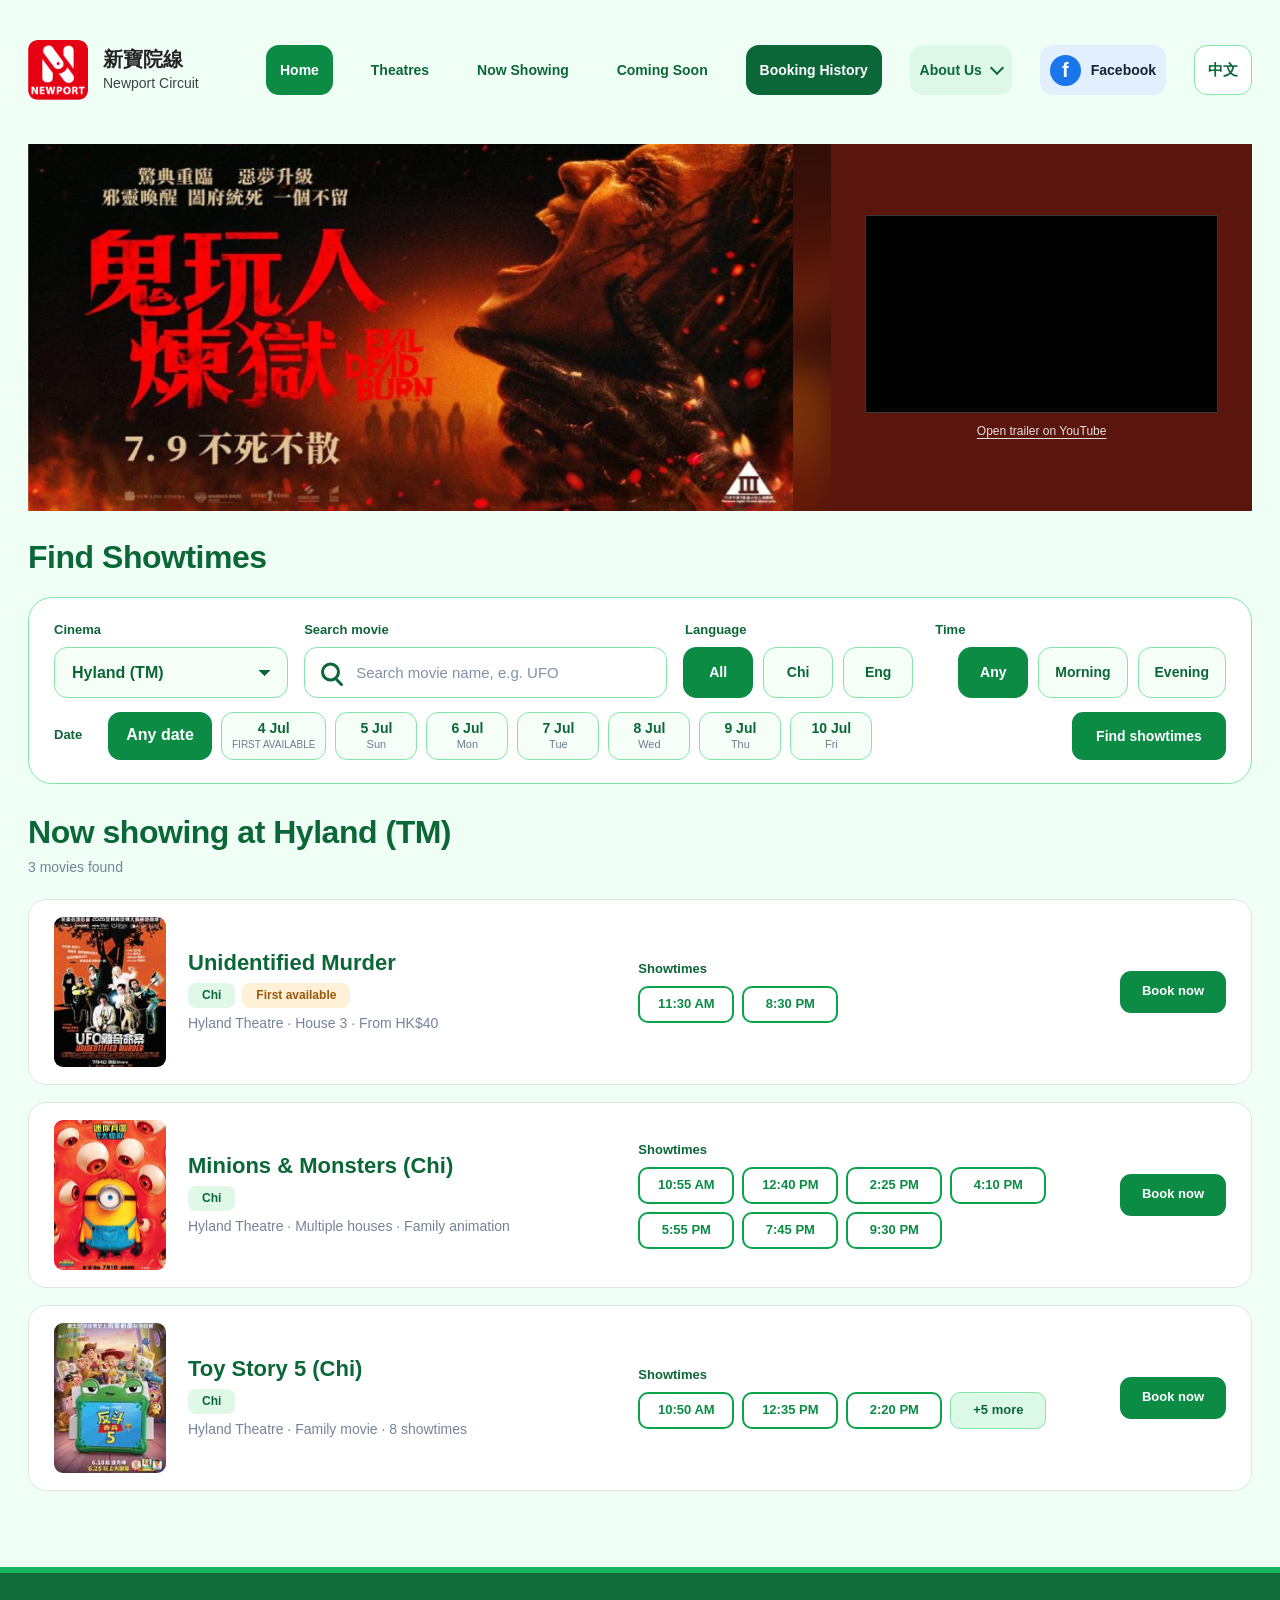
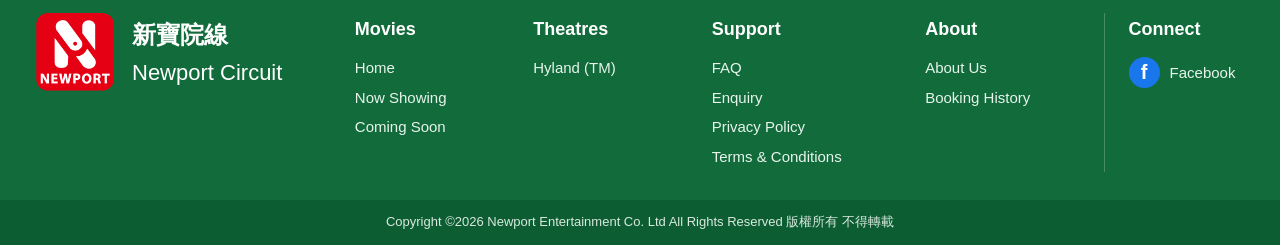
<file: index.html>
<!DOCTYPE html>
<html lang="en">
<head>
  <meta charset="UTF-8">
  <meta name="viewport" content="width=device-width, initial-scale=1.0">
  <title>Newport Circuit | Home</title>
  <meta name="description" content="Newport Circuit cinema website for movie discovery and online ticket booking.">
  <link rel="stylesheet" href="css/base.css">
  <link rel="stylesheet" href="css/components.css">
  <link rel="stylesheet" href="css/home.css">
</head>
<body>
<header class="site-header">
  <div class="header-container">
    <a class="brand" href="index.html" aria-label="Newport Circuit Home">
      <img class="brand-logo" src="assets/images/newport-logo.png" alt="Newport Circuit logo">
      <div class="brand-text"><span class="brand-name-zh">新寶院線</span><span class="brand-name-en">Newport Circuit</span></div>
    </a>
    <nav class="main-navigation" aria-label="Main navigation">
      <a class="nav-link active" href="index.html">Home</a>
      <a class="nav-link">Theatres</a>
      <a class="nav-link" href="#now-showing">Now Showing</a>
      <a class="nav-link">Coming Soon</a>
      <a class="nav-link nav-link-primary" href="booking-history.html">Booking History</a>
      <div class="nav-dropdown">
        <button class="nav-dropdown-toggle" id="about-toggle" type="button" aria-expanded="false" aria-controls="about-menu"><span>About Us</span><span class="dropdown-arrow" aria-hidden="true"></span></button>
        <div class="nav-dropdown-menu" id="about-menu" hidden><a>About Us</a><a href="faq.html">FAQ</a><a href="enquiry.html">Enquiry</a></div>
      </div>
      <a class="facebook-link" href="https://www.facebook.com/pages/%E6%96%B0%E5%AF%B6%E9%99%A2%E7%B7%9A-Newport-Circuit/109670132383508" aria-label="Newport Circuit Facebook"><span class="facebook-icon" aria-hidden="true">f</span><span>Facebook</span></a>
      <button class="language-button" type="button" id="language-button" aria-label="Switch language">中文</button>
    </nav>
    <button class="mobile-menu-button" id="mobile-menu-button" type="button" aria-label="Open navigation menu" aria-expanded="false"><span></span><span></span><span></span></button>
  </div>
</header>
<main>
  <section class="hero-section" aria-label="Featured movie">
    <div class="hero-artwork-panel" aria-hidden="true">
      <img class="hero-composite-image" src="assets/images/hero-composite.jpg" alt="">
    </div>

    <div class="hero-video-panel">
      <iframe
        class="hero-video-player"
        src="https://www.youtube.com/embed/Yf8GAos438I?autoplay=1&mute=1&rel=0&playsinline=1"
        title="Evil Dead Burn official trailer"
        loading="eager"
        referrerpolicy="strict-origin-when-cross-origin"
        allow="accelerometer; autoplay; clipboard-write; encrypted-media; gyroscope; picture-in-picture; web-share"
        allowfullscreen
      ></iframe>
      <a class="hero-video-fallback" href="https://youtu.be/Yf8GAos438I" target="_blank" rel="noopener noreferrer">Open trailer on YouTube</a>
    </div>
  </section>

  <section class="showtime-search-section" id="showtimes" aria-labelledby="showtime-heading">
    <div class="page-container">
      <h1 class="section-title" id="showtime-heading">Find Showtimes</h1>
      <div class="showtime-search-panel">
        <div class="filter-grid">
          <div class="filter-group cinema-filter"><label for="cinema-select">Cinema</label><select id="cinema-select"><option selected>Hyland (TM)</option></select></div>
          <div class="filter-group movie-search-filter"><label for="movie-search">Search movie</label><div class="search-input-wrapper"><span class="search-icon" aria-hidden="true"></span><input id="movie-search" type="search" placeholder="Search movie name, e.g. UFO" autocomplete="off"></div></div>
          <fieldset class="filter-group language-filter"><legend>Language</legend><div class="segmented-control"><button class="filter-button active" type="button" data-language="all">All</button><button class="filter-button" type="button" data-language="chi">Chi</button><button class="filter-button" type="button" data-language="eng">Eng</button></div></fieldset>
          <fieldset class="filter-group time-filter"><legend>Time</legend><div class="segmented-control time-options"><button class="filter-button active" type="button" data-time="any">Any</button><button class="filter-button" type="button" data-time="morning">Morning</button><button class="filter-button" type="button" data-time="evening">Evening</button></div></fieldset>
        </div>
        <div class="date-filter-row"><span class="date-label">Date</span><div class="date-options" role="group" aria-label="Select screening date">
          <button class="date-button active" type="button" data-date="any">Any date</button>
          <button class="date-button first-available" type="button" data-date="2026-07-04"><strong>4 Jul</strong><span>FIRST AVAILABLE</span></button>
          <button class="date-button" type="button" data-date="2026-07-05"><strong>5 Jul</strong><span>Sun</span></button>
          <button class="date-button" type="button" data-date="2026-07-06"><strong>6 Jul</strong><span>Mon</span></button>
          <button class="date-button" type="button" data-date="2026-07-07"><strong>7 Jul</strong><span>Tue</span></button>
          <button class="date-button" type="button" data-date="2026-07-08"><strong>8 Jul</strong><span>Wed</span></button>
          <button class="date-button" type="button" data-date="2026-07-09"><strong>9 Jul</strong><span>Thu</span></button>
          <button class="date-button" type="button" data-date="2026-07-10"><strong>10 Jul</strong><span>Fri</span></button>
        </div><button class="primary-button find-showtimes-button" id="find-showtimes-button" type="button">Find showtimes</button></div>
      </div>
    </div>
  </section>

  <section class="now-showing-section" id="now-showing" aria-labelledby="now-showing-heading">
    <div class="page-container">
      <div class="section-heading"><h2 class="section-title" id="now-showing-heading">Now showing at Hyland (TM)</h2><p id="movie-count">Movies available</p></div>
      <div class="search-feedback" id="search-feedback" aria-live="polite"></div>
      <div class="movie-list" id="movie-list">
        <article class="movie-card" data-movie="unidentified murder" data-movie-id="ufo" data-title="Unidentified Murder" data-poster="assets/images/movie-ufo.png" data-house="House 3" data-language="chi" data-language-label="Cantonese (Chinese Subtitles)" data-default-date="2026-07-04"><div class="movie-summary"><img class="movie-thumbnail" src="assets/images/movie-ufo.png" alt="Unidentified Murder poster"><div class="movie-information"><h3>Unidentified Murder</h3><div class="movie-tags"><span class="movie-tag">Chi</span><span class="movie-tag first-available-tag">First available</span></div><p>Hyland Theatre · House 3 · From HK$40</p></div></div><div class="movie-showtimes"><span class="showtime-label">Showtimes</span><div class="showtime-buttons"><button class="showtime-button" type="button" data-time="11:30 AM">11:30 AM</button><button class="showtime-button" type="button" data-time="8:30 PM">8:30 PM</button></div></div><div class="movie-action"><a class="primary-button book-button" href="seat-selection.html" aria-label="Book selected showtime">Book now</a></div></article>
        <article class="movie-card" data-movie="minions monsters" data-movie-id="minions" data-title="Minions &amp; Monsters (Chi)" data-poster="assets/images/movie-minions.png" data-house="House 2" data-language="chi" data-language-label="Cantonese (Chinese Subtitles)" data-default-date="2026-07-04"><div class="movie-summary"><img class="movie-thumbnail" src="assets/images/movie-minions.png" alt="Minions and Monsters poster"><div class="movie-information"><h3>Minions &amp; Monsters (Chi)</h3><div class="movie-tags"><span class="movie-tag">Chi</span></div><p>Hyland Theatre · Multiple houses · Family animation</p></div></div><div class="movie-showtimes"><span class="showtime-label">Showtimes</span><div class="showtime-buttons"><button class="showtime-button" type="button" data-time="10:55 AM">10:55 AM</button><button class="showtime-button" type="button" data-time="12:40 PM">12:40 PM</button><button class="showtime-button" type="button" data-time="2:25 PM">2:25 PM</button><button class="showtime-button" type="button" data-time="4:10 PM">4:10 PM</button><button class="showtime-button" type="button" data-time="5:55 PM">5:55 PM</button><button class="showtime-button" type="button" data-time="7:45 PM">7:45 PM</button><button class="showtime-button important-showtime" type="button" data-time="9:30 PM" data-date="2026-07-09">9:30 PM</button></div></div><div class="movie-action"><a class="primary-button book-button" href="seat-selection.html" aria-label="Book selected showtime">Book now</a></div></article>
        <article class="movie-card" data-movie="toy story 5" data-movie-id="toy-story-5" data-title="Toy Story 5 (Chi)" data-poster="assets/images/movie-toy-story-5.png" data-house="House 1" data-language="chi" data-language-label="Cantonese (Chinese Subtitles)" data-default-date="2026-07-04"><div class="movie-summary"><img class="movie-thumbnail" src="assets/images/movie-toy-story-5.png" alt="Toy Story 5 poster"><div class="movie-information"><h3>Toy Story 5 (Chi)</h3><div class="movie-tags"><span class="movie-tag">Chi</span></div><p>Hyland Theatre · Family movie · 8 showtimes</p></div></div><div class="movie-showtimes"><span class="showtime-label">Showtimes</span><div class="showtime-buttons"><button class="showtime-button" type="button" data-time="10:50 AM">10:50 AM</button><button class="showtime-button" type="button" data-time="12:35 PM">12:35 PM</button><button class="showtime-button" type="button" data-time="2:20 PM">2:20 PM</button><div class="extra-showtimes" id="toy-story-extra-showtimes" hidden><button class="showtime-button" type="button" data-time="4:05 PM">4:05 PM</button><button class="showtime-button" type="button" data-time="5:50 PM">5:50 PM</button><button class="showtime-button" type="button" data-time="7:10 PM">7:10 PM</button><button class="showtime-button" type="button" data-time="8:40 PM">8:40 PM</button><button class="showtime-button" type="button" data-time="10:00 PM">10:00 PM</button></div><button class="more-showtimes-button" id="toy-story-more-button" type="button" aria-expanded="false" aria-controls="toy-story-extra-showtimes">+5 more</button></div></div><div class="movie-action"><a class="primary-button book-button" href="seat-selection.html" aria-label="Book selected showtime">Book now</a></div></article>
      </div>
    </div>
  </section>
  <section id="theatres" hidden></section><section id="coming-soon" hidden></section><section id="about-us" hidden></section><section id="enquiry" hidden></section>
</main>
<footer class="site-footer"><div class="footer-container"><div class="footer-brand"><img src="assets/images/newport-logo.png" alt="" class="footer-logo"><div><strong>新寶院線</strong><span>Newport Circuit</span></div></div><div class="footer-column"><h2>Movies</h2><a href="index.html">Home</a><a href="#now-showing">Now Showing</a><a>Coming Soon</a></div><div class="footer-column"><h2>Theatres</h2><a>Hyland (TM)</a></div><div class="footer-column"><h2>Support</h2><a href="faq.html">FAQ</a><a href="enquiry.html">Enquiry</a><a>Privacy Policy</a><a>Terms &amp; Conditions</a></div><div class="footer-column"><h2>About</h2><a>About Us</a><a href="booking-history.html">Booking History</a></div><div class="footer-column footer-connect"><h2>Connect</h2><a href="https://www.facebook.com/pages/%E6%96%B0%E5%AF%B6%E9%99%A2%E7%B7%9A-Newport-Circuit/109670132383508"><span class="facebook-icon" aria-hidden="true">f</span>Facebook</a></div></div><div class="footer-bottom"><p>Copyright ©2026 Newport Entertainment Co. Ltd All Rights Reserved 版權所有 不得轉載</p></div></footer>
<script src="js/common.js"></script><script src="js/home.js"></script>
</body></html>
</file>
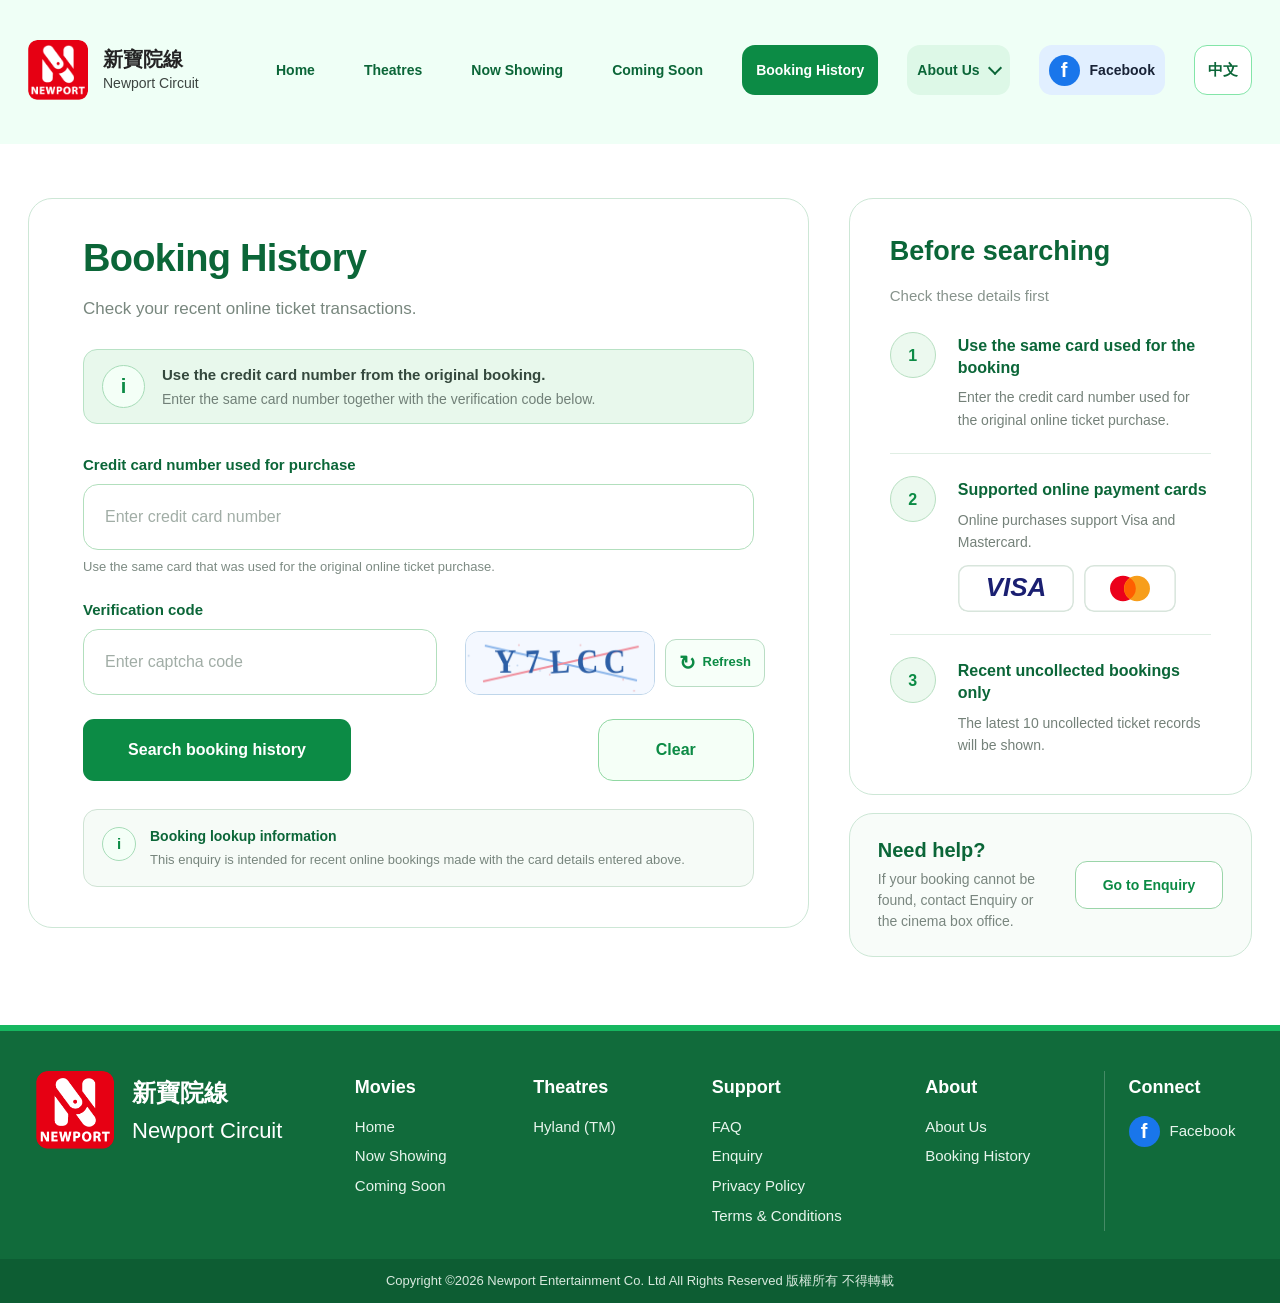
<file: booking-history.html>
<!DOCTYPE html>
<html lang="en">
<head>
  <meta charset="UTF-8">
  <meta name="viewport" content="width=device-width, initial-scale=1.0">

  <title>Newport Circuit | Booking History</title>

  <meta
    name="description"
    content="Check recent Newport Circuit online ticket transactions."
  >

  <link rel="stylesheet" href="css/base.css">
  <link rel="stylesheet" href="css/components.css">
  <link rel="stylesheet" href="css/booking-history.css">
</head>

<body id="top">

<header class="site-header">
  <div class="header-container">

    <a class="brand" href="index.html" aria-label="Newport Circuit Home">
      <img
        class="brand-logo"
        src="assets/images/newport-logo.png"
        alt="Newport Circuit logo"
      >

      <div class="brand-text">
        <span class="brand-name-zh">新寶院線</span>
        <span class="brand-name-en">Newport Circuit</span>
      </div>
    </a>

    <nav class="main-navigation" aria-label="Main navigation">
      <a class="nav-link" href="index.html">Home</a>
      <a class="nav-link">Theatres</a>
      <a class="nav-link" href="index.html#now-showing">Now Showing</a>
      <a class="nav-link">Coming Soon</a>

      <a
        class="nav-link nav-link-primary active"
        href="booking-history.html"
        aria-current="page"
      >
        Booking History
      </a>

      <div class="nav-dropdown">
        <button
          class="nav-dropdown-toggle"
          id="about-toggle"
          type="button"
          aria-expanded="false"
          aria-controls="about-menu"
        >
          <span>About Us</span>
          <span class="dropdown-arrow" aria-hidden="true"></span>
        </button>

        <div
          class="nav-dropdown-menu"
          id="about-menu"
          hidden
        >
          <a>About Us</a>
          <a href="faq.html">FAQ</a>
          <a href="enquiry.html">Enquiry</a>
        </div>
      </div>

      <a
        class="facebook-link"
        href="https://www.facebook.com/pages/%E6%96%B0%E5%AF%B6%E9%99%A2%E7%B7%9A-Newport-Circuit/109670132383508"
        aria-label="Newport Circuit Facebook"
      >
        <span class="facebook-icon" aria-hidden="true">f</span>
        <span>Facebook</span>
      </a>

      <button
        class="language-button"
        type="button"
        id="language-button"
        aria-label="Switch language"
      >
        中文
      </button>
    </nav>

    <button
      class="mobile-menu-button"
      id="mobile-menu-button"
      type="button"
      aria-label="Open navigation menu"
      aria-expanded="false"
    >
      <span></span>
      <span></span>
      <span></span>
    </button>

  </div>
</header>


<main class="booking-page-main">

  <div class="page-container booking-page-layout">

    <!-- =========================================================
         SEARCH FORM
    ========================================================== -->
    <section
      class="booking-search-card"
      aria-labelledby="booking-history-heading"
    >

      <h1
        class="booking-title"
        id="booking-history-heading"
      >
        Booking History
      </h1>

      <p class="booking-subtitle">
        Check your recent online ticket transactions.
      </p>

      <div
        class="booking-info-banner"
        role="note"
      >
        <span
          class="booking-info-icon"
          aria-hidden="true"
        >
          i
        </span>

        <div>
          <strong>
            Use the credit card number from the original booking.
          </strong>

          <span>
            Enter the same card number together with the verification code below.
          </span>
        </div>
      </div>


      <form
        class="booking-search-form"
        action="#"
        method="get"
      >

        <div class="booking-form-group">
          <label for="booking-card-number">
            Credit card number used for purchase
          </label>

          <input
            id="booking-card-number"
            name="card-number"
            type="text"
            inputmode="numeric"
            autocomplete="off"
            placeholder="Enter credit card number"
            aria-describedby="card-number-help"
          >

          <p
            class="booking-field-help"
            id="card-number-help"
          >
            Use the same card that was used for the original online ticket purchase.
          </p>
        </div>


        <div class="verification-row">

          <div class="booking-form-group verification-input-group">
            <label for="booking-verification-code">
              Verification code
            </label>

            <input
              id="booking-verification-code"
              name="verification-code"
              type="text"
              autocomplete="off"
              placeholder="Enter captcha code"
            >
          </div>


          <div class="captcha-control-group">
            <div
              class="captcha-preview"
              aria-label="Verification code image"
            >
              <canvas
                id="booking-captcha-canvas"
                class="captcha-canvas"
                width="220"
                height="64"
                aria-label="Verification code image"
              ></canvas>
            </div>

            <button
              class="captcha-refresh-button"
              id="booking-captcha-refresh"
              type="button"
              aria-label="Refresh verification code"
              title="Refresh code"
            >
              <span aria-hidden="true">↻</span>
              <span>Refresh</span>
            </button>
          </div>

        </div>


        <div class="booking-form-actions">

          <button
            class="primary-button booking-search-button"
            id="booking-search-button"
            type="button"
          >
            Search booking history
          </button>

          <button
            class="booking-clear-button"
            id="booking-clear-button"
            type="reset"
          >
            Clear
          </button>

        </div>

      </form>

      <div
        class="booking-search-feedback"
        id="booking-search-feedback"
        role="status"
        aria-live="polite"
        hidden
      ></div>
      <div
        class="booking-results"
        id="booking-results"
        aria-live="polite"
        hidden
      ></div>


      <div class="booking-privacy-note">
        <span
          class="booking-privacy-icon"
          aria-hidden="true"
        >
          i
        </span>

        <div>
          <strong>Booking lookup information</strong>

          <p>
            This enquiry is intended for recent online bookings made with the
            card details entered above.
          </p>
        </div>
      </div>

    </section>


    <!-- =========================================================
         BEFORE SEARCHING
    ========================================================== -->
    <aside
      class="booking-help-column"
      aria-label="Booking history guidance"
    >

      <section
        class="booking-help-card"
        aria-labelledby="before-searching-heading"
      >

        <h2 id="before-searching-heading">
          Before searching
        </h2>

        <p class="booking-help-intro">
          Check these details first
        </p>


        <ol class="booking-help-list">

          <li>
            <span class="help-step-number">1</span>

            <div>
              <h3>
                Use the same card used for the booking
              </h3>

              <p>
                Enter the credit card number used for the original online
                ticket purchase.
              </p>
            </div>
          </li>


          <li>
            <span class="help-step-number">2</span>

            <div>
              <h3>
                Supported online payment cards
              </h3>

              <p>
                Online purchases support Visa and Mastercard.
              </p>

              <div
                class="supported-card-list"
                aria-label="Supported payment cards"
              >
                <img
                  class="payment-card-logo payment-card-logo-visa"
                  src="assets/images/visa.svg"
                  alt="Visa"
                >

                <img
                  class="payment-card-logo payment-card-logo-mastercard"
                  src="assets/images/mastercard.svg"
                  alt="Mastercard"
                >
              </div>
            </div>
          </li>


          <li>
            <span class="help-step-number">3</span>

            <div>
              <h3>
                Recent uncollected bookings only
              </h3>

              <p>
                The latest 10 uncollected ticket records will be shown.
              </p>
            </div>
          </li>

        </ol>

      </section>


      <section
        class="booking-need-help-card"
        aria-labelledby="booking-help-heading"
      >

        <div>
          <h2 id="booking-help-heading">
            Need help?
          </h2>

          <p>
            If your booking cannot be found, contact Enquiry or the cinema box office.
          </p>
        </div>

        <a
          class="booking-enquiry-button"
          href="enquiry.html"
        >
          Go to Enquiry
        </a>

      </section>

    </aside>

  </div>

</main>


<footer class="site-footer">

  <div class="footer-container">

    <div class="footer-brand">
      <img
        src="assets/images/newport-logo.png"
        alt=""
        class="footer-logo"
      >

      <div>
        <strong>新寶院線</strong>
        <span>Newport Circuit</span>
      </div>
    </div>


    <div class="footer-column">
      <h2>Movies</h2>
      <a href="index.html">Home</a>
      <a href="index.html#now-showing">Now Showing</a>
      <a>Coming Soon</a>
    </div>


    <div class="footer-column">
      <h2>Theatres</h2>
      <a>Hyland (TM)</a>
    </div>


    <div class="footer-column">
      <h2>Support</h2>
      <a href="faq.html">FAQ</a>
      <a href="enquiry.html">Enquiry</a>
      <a>Privacy Policy</a>
      <a>Terms &amp; Conditions</a>
    </div>


    <div class="footer-column">
      <h2>About</h2>
      <a>About Us</a>
      <a href="booking-history.html">Booking History</a>
    </div>


    <div
      class="footer-column footer-connect"
      id="facebook"
    >
      <h2>Connect</h2>

      <a href="https://www.facebook.com/pages/%E6%96%B0%E5%AF%B6%E9%99%A2%E7%B7%9A-Newport-Circuit/109670132383508">
        <span
          class="facebook-icon"
          aria-hidden="true"
        >
          f
        </span>

        Facebook
      </a>
    </div>

  </div>


  <div class="footer-bottom">
    <p>
      Copyright ©2026 Newport Entertainment Co. Ltd
      All Rights Reserved 版權所有 不得轉載
    </p>
  </div>

</footer>


<script src="js/common.js"></script>
<script src="js/booking-history.js"></script>

</body>
</html>
</file>
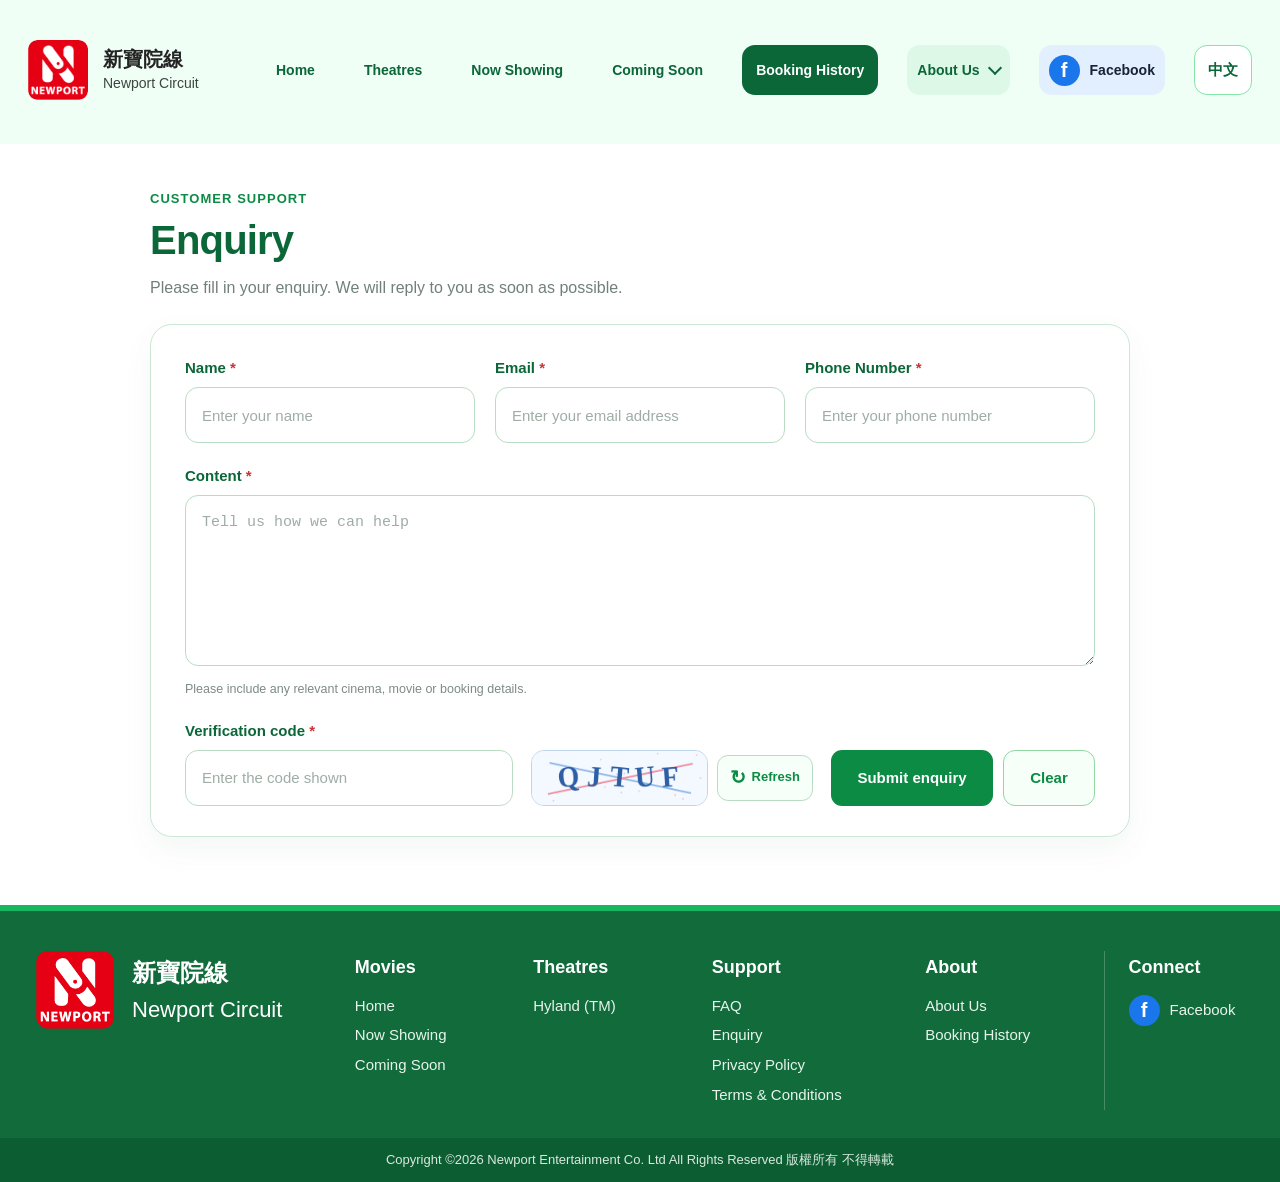
<file: enquiry.html>
<!DOCTYPE html>
<html lang="en">
<head>
  <meta charset="UTF-8">
  <meta name="viewport" content="width=device-width, initial-scale=1.0">
  <title>Newport Circuit | Enquiry</title>
  <meta name="description" content="Contact Newport Circuit with a cinema or booking enquiry.">
  <link rel="stylesheet" href="css/base.css">
  <link rel="stylesheet" href="css/components.css">
  <link rel="stylesheet" href="css/enquiry.css">
</head>
<body>
<header class="site-header">
  <div class="header-container">
    <a class="brand" href="index.html" aria-label="Newport Circuit Home">
      <img class="brand-logo" src="assets/images/newport-logo.png" alt="Newport Circuit logo">
      <div class="brand-text"><span class="brand-name-zh">新寶院線</span><span class="brand-name-en">Newport Circuit</span></div>
    </a>
    <nav class="main-navigation" aria-label="Main navigation">
      <a class="nav-link" href="index.html">Home</a>
      <a class="nav-link">Theatres</a>
      <a class="nav-link" href="index.html#now-showing">Now Showing</a>
      <a class="nav-link">Coming Soon</a>
      <a class="nav-link nav-link-primary" href="booking-history.html">Booking History</a>
      <div class="nav-dropdown">
        <button class="nav-dropdown-toggle" id="about-toggle" type="button" aria-expanded="false" aria-controls="about-menu"><span>About Us</span><span class="dropdown-arrow" aria-hidden="true"></span></button>
        <div class="nav-dropdown-menu" id="about-menu" hidden><a>About Us</a><a href="faq.html">FAQ</a><a href="enquiry.html" aria-current="page">Enquiry</a></div>
      </div>
      <a class="facebook-link" href="https://www.facebook.com/pages/%E6%96%B0%E5%AF%B6%E9%99%A2%E7%B7%9A-Newport-Circuit/109670132383508" aria-label="Newport Circuit Facebook"><span class="facebook-icon" aria-hidden="true">f</span><span>Facebook</span></a>
      <button class="language-button" type="button" id="language-button" aria-label="Switch language">中文</button>
    </nav>
    <button class="mobile-menu-button" id="mobile-menu-button" type="button" aria-label="Open navigation menu" aria-expanded="false"><span></span><span></span><span></span></button>
  </div>
</header>
<main class="enquiry-page-main">
  <div class="page-container enquiry-page-container">
    <section class="enquiry-heading" aria-labelledby="enquiry-heading">
      <p class="enquiry-kicker">Customer support</p>
      <h1 id="enquiry-heading">Enquiry</h1>
      <p>Please fill in your enquiry. We will reply to you as soon as possible.</p>
    </section>

    <section class="enquiry-form-card" aria-label="Enquiry form">
      <form id="enquiry-form" novalidate>
        <div class="enquiry-field-grid">
          <div class="enquiry-field">
            <label for="enquiry-name">Name <span aria-hidden="true">*</span></label>
            <input id="enquiry-name" name="name" type="text" autocomplete="name" placeholder="Enter your name" required>
          </div>

          <div class="enquiry-field">
            <label for="enquiry-email">Email <span aria-hidden="true">*</span></label>
            <input id="enquiry-email" name="email" type="email" autocomplete="email" placeholder="Enter your email address" required>
          </div>

          <div class="enquiry-field">
            <label for="enquiry-phone">Phone Number <span aria-hidden="true">*</span></label>
            <input id="enquiry-phone" name="phone" type="tel" autocomplete="tel" placeholder="Enter your phone number" required>
          </div>
        </div>

        <div class="enquiry-field enquiry-content-field">
          <label for="enquiry-content">Content <span aria-hidden="true">*</span></label>
          <textarea id="enquiry-content" name="content" rows="6" placeholder="Tell us how we can help" required></textarea>
          <p class="enquiry-field-help">Please include any relevant cinema, movie or booking details.</p>
        </div>

        <div class="enquiry-bottom-row">
          <div class="enquiry-field enquiry-captcha-input-field">
            <label for="enquiry-captcha">Verification code <span aria-hidden="true">*</span></label>
            <input id="enquiry-captcha" name="captcha" type="text" autocomplete="off" placeholder="Enter the code shown" required>
          </div>

          <div class="enquiry-captcha-control">
            <div class="enquiry-captcha-image-wrap" aria-label="Verification code image">
              <canvas
                id="enquiry-captcha-canvas"
                class="enquiry-captcha-canvas"
                width="220"
                height="64"
                aria-label="Verification code image"
              ></canvas>
            </div>

            <button
              class="enquiry-captcha-refresh"
              id="enquiry-captcha-refresh"
              type="button"
              aria-label="Refresh verification code"
              title="Refresh code"
            >
              <span aria-hidden="true">↻</span>
              <span>Refresh</span>
            </button>
          </div>

          <div class="enquiry-form-actions">
            <button class="primary-button enquiry-submit-button" type="submit">Submit enquiry</button>
            <button class="enquiry-clear-button" type="reset">Clear</button>
          </div>
        </div>

        <div id="enquiry-feedback" class="enquiry-feedback" role="status" aria-live="polite" hidden></div>
    </section>
  </div>
</main>
<footer class="site-footer"><div class="footer-container"><div class="footer-brand"><img src="assets/images/newport-logo.png" alt="" class="footer-logo"><div><strong>新寶院線</strong><span>Newport Circuit</span></div></div><div class="footer-column"><h2>Movies</h2><a href="index.html">Home</a><a href="index.html#now-showing">Now Showing</a><a>Coming Soon</a></div><div class="footer-column"><h2>Theatres</h2><a>Hyland (TM)</a></div><div class="footer-column"><h2>Support</h2><a href="faq.html">FAQ</a><a href="enquiry.html">Enquiry</a><a>Privacy Policy</a><a>Terms &amp; Conditions</a></div><div class="footer-column"><h2>About</h2><a>About Us</a><a href="booking-history.html">Booking History</a></div><div class="footer-column footer-connect"><h2>Connect</h2><a href="https://www.facebook.com/pages/%E6%96%B0%E5%AF%B6%E9%99%A2%E7%B7%9A-Newport-Circuit/109670132383508"><span class="facebook-icon" aria-hidden="true">f</span>Facebook</a></div></div><div class="footer-bottom"><p>Copyright ©2026 Newport Entertainment Co. Ltd All Rights Reserved 版權所有 不得轉載</p></div></footer>
<script src="js/common.js"></script>
<script src="js/enquiry.js"></script>
</body>
</html>
</file>
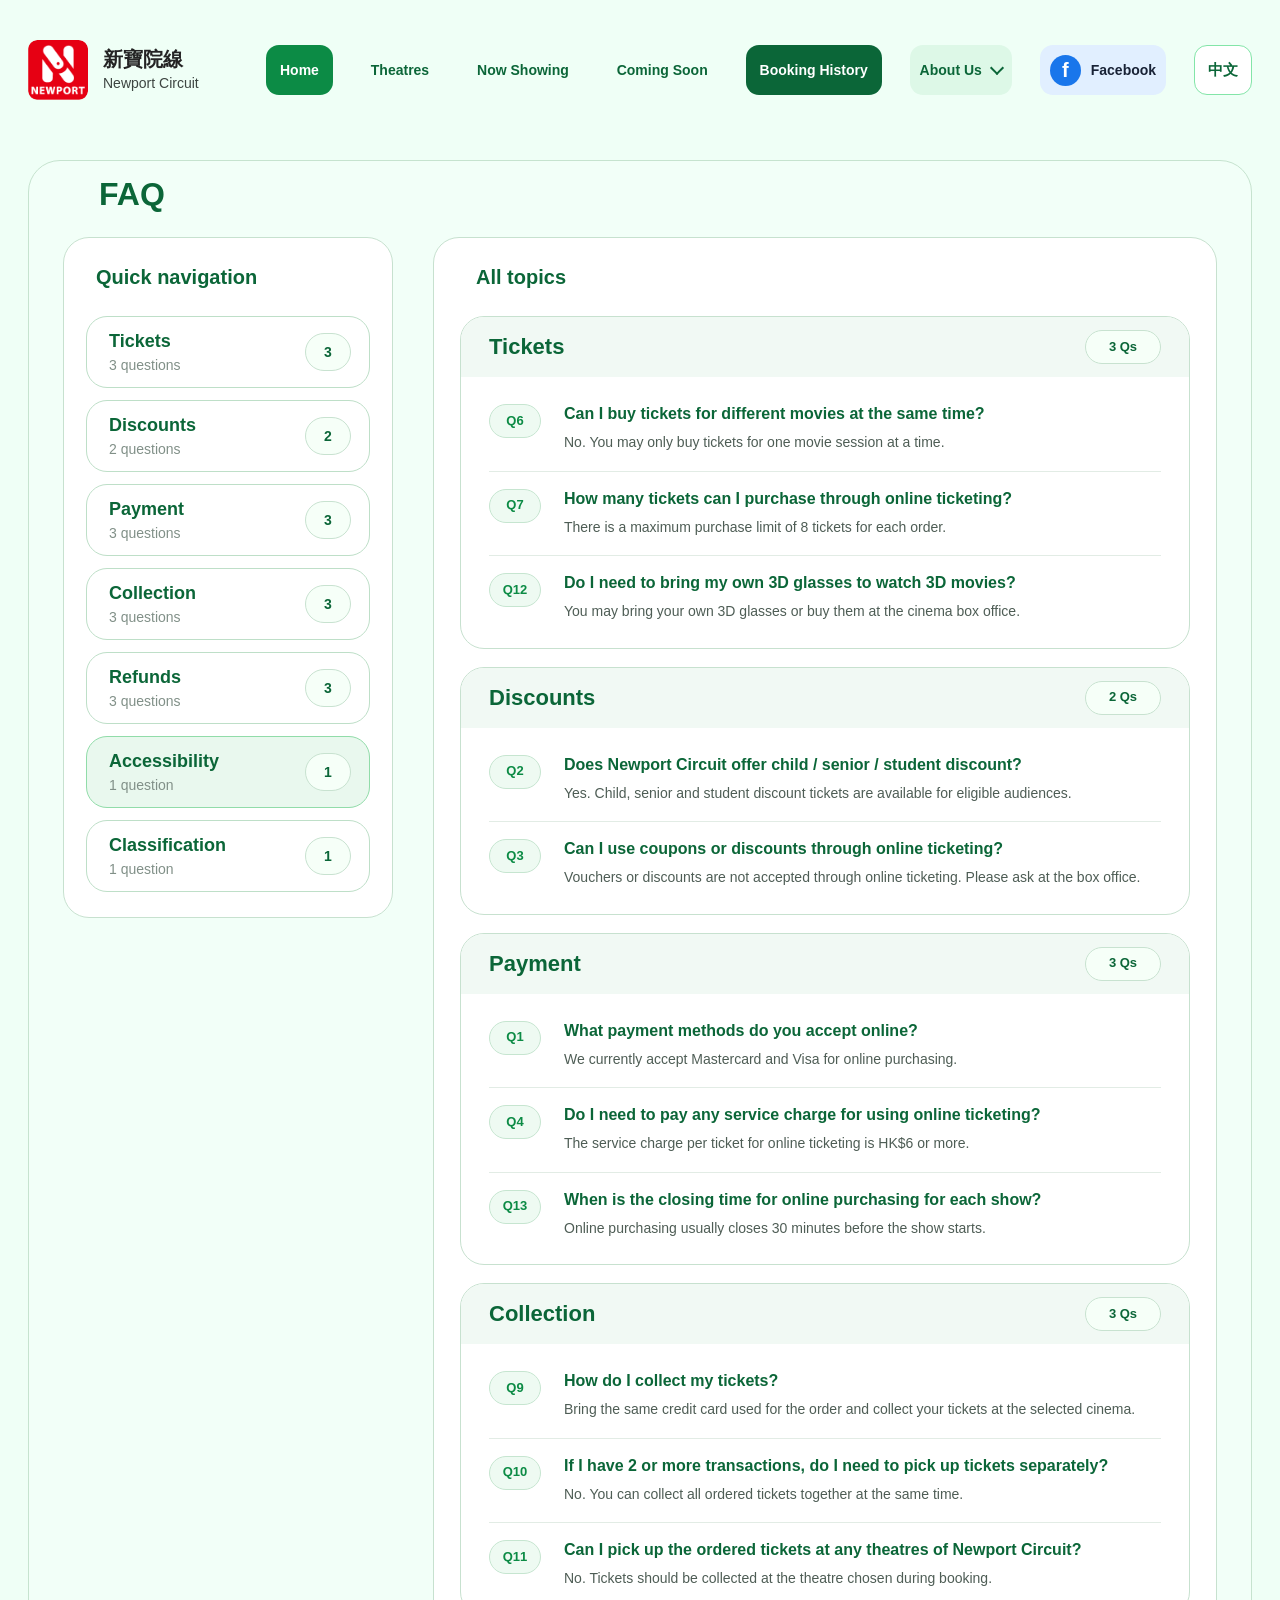
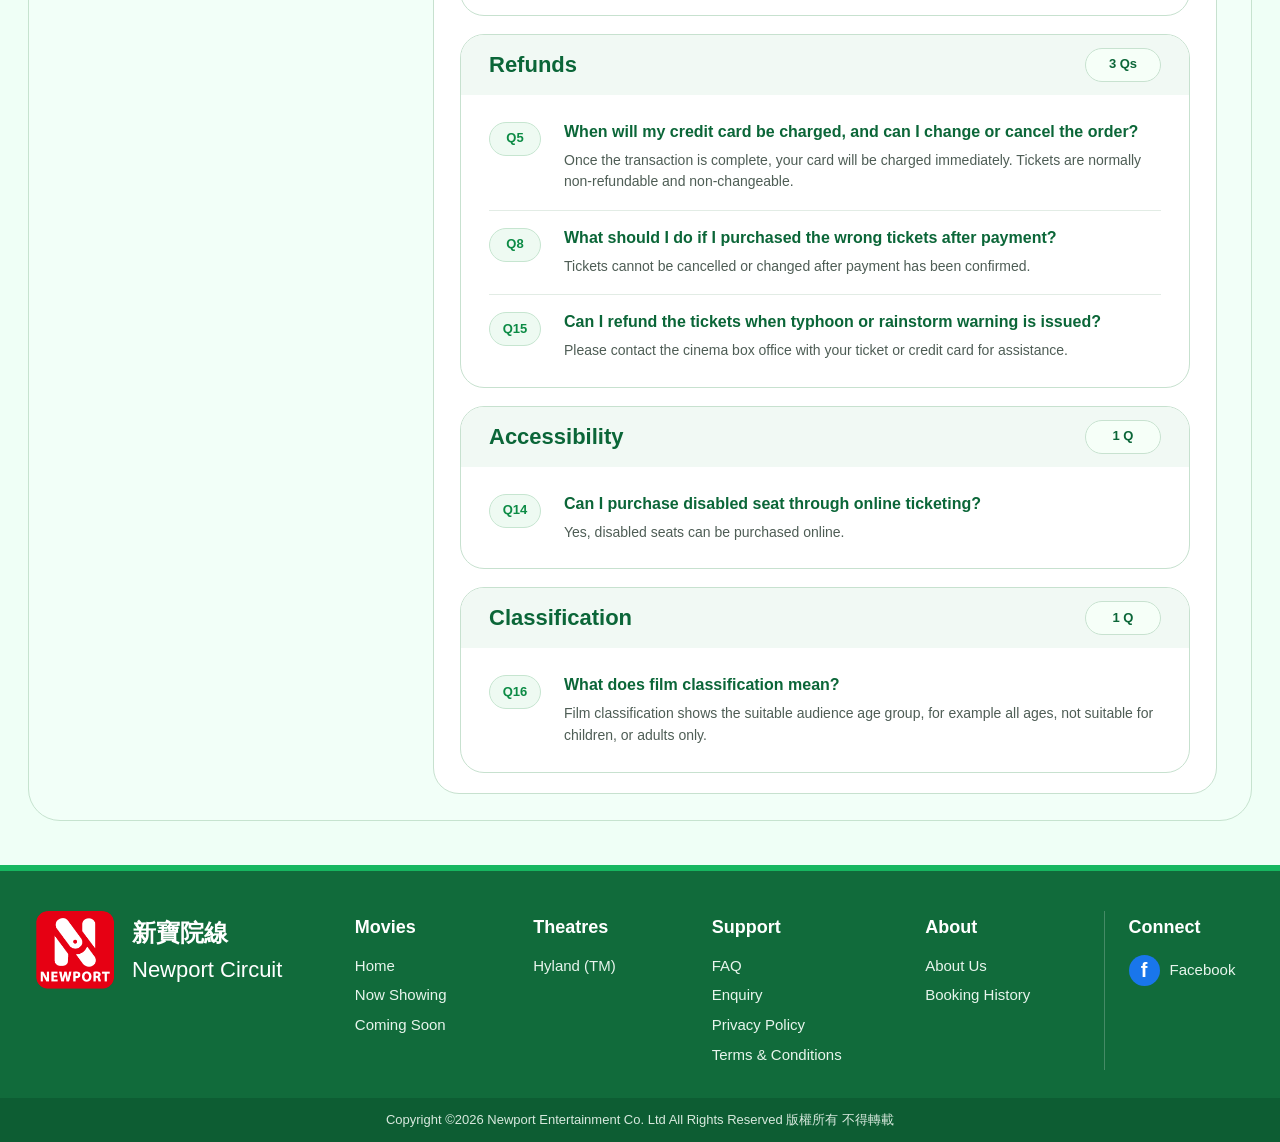
<file: faq.html>
<!DOCTYPE html>
<html lang="en">
<head>
  <meta charset="UTF-8">
  <meta name="viewport" content="width=device-width, initial-scale=1.0">
  <title>Newport Circuit | FAQ</title>
  <meta name="description" content="Frequently asked questions for Newport Circuit online ticketing.">
  <link rel="stylesheet" href="css/base.css">
  <link rel="stylesheet" href="css/components.css">
  <link rel="stylesheet" href="css/faq.css">
</head>
<body id="top">

<header class="site-header">
  <div class="header-container">
    <a class="brand" href="index.html" aria-label="Newport Circuit Home">
      <img class="brand-logo" src="assets/images/newport-logo.png" alt="Newport Circuit logo">
      <div class="brand-text">
        <span class="brand-name-zh">新寶院線</span>
        <span class="brand-name-en">Newport Circuit</span>
      </div>
    </a>

    <nav class="main-navigation" aria-label="Main navigation">
      <a class="nav-link active" href="index.html">Home</a>
      <a class="nav-link">Theatres</a>
      <a class="nav-link" href="index.html#now-showing">Now Showing</a>
      <a class="nav-link">Coming Soon</a>
      <a class="nav-link nav-link-primary" href="booking-history.html">Booking History</a>

      <div class="nav-dropdown">
        <button class="nav-dropdown-toggle" id="about-toggle" type="button" aria-expanded="false" aria-controls="about-menu">
          <span>About Us</span>
          <span class="dropdown-arrow" aria-hidden="true"></span>
        </button>
        <div class="nav-dropdown-menu" id="about-menu" hidden>
          <a>About Us</a>
          <a href="faq.html" aria-current="page">FAQ</a>
          <a href="enquiry.html">Enquiry</a>
        </div>
      </div>

      <a class="facebook-link" href="https://www.facebook.com/pages/%E6%96%B0%E5%AF%B6%E9%99%A2%E7%B7%9A-Newport-Circuit/109670132383508" aria-label="Newport Circuit Facebook">
        <span class="facebook-icon" aria-hidden="true">f</span>
        <span>Facebook</span>
      </a>

      <button class="language-button" type="button" id="language-button" aria-label="Switch language">中文</button>
    </nav>

    <button class="mobile-menu-button" id="mobile-menu-button" type="button" aria-label="Open navigation menu" aria-expanded="false">
      <span></span><span></span><span></span>
    </button>
  </div>
</header>

<main class="faq-page-main">
  <section class="faq-frame" aria-labelledby="faq-heading">
    <h1 class="faq-page-title" id="faq-heading">FAQ</h1>

    <div class="faq-layout">
      <aside class="faq-sidebar" aria-labelledby="quick-navigation-heading">
        <h2 id="quick-navigation-heading">Quick navigation</h2>

        <nav class="faq-quick-nav" aria-label="FAQ categories">
          <a class="faq-nav-link active" href="#tickets">
            <span class="faq-nav-copy">
              <span class="faq-nav-title">Tickets</span>
              <span class="faq-nav-subtitle">3 questions</span>
            </span>
            <span class="faq-nav-count">3</span>
          </a>

          <a class="faq-nav-link" href="#discounts">
            <span class="faq-nav-copy">
              <span class="faq-nav-title">Discounts</span>
              <span class="faq-nav-subtitle">2 questions</span>
            </span>
            <span class="faq-nav-count">2</span>
          </a>

          <a class="faq-nav-link" href="#payment">
            <span class="faq-nav-copy">
              <span class="faq-nav-title">Payment</span>
              <span class="faq-nav-subtitle">3 questions</span>
            </span>
            <span class="faq-nav-count">3</span>
          </a>

          <a class="faq-nav-link" href="#collection">
            <span class="faq-nav-copy">
              <span class="faq-nav-title">Collection</span>
              <span class="faq-nav-subtitle">3 questions</span>
            </span>
            <span class="faq-nav-count">3</span>
          </a>

          <a class="faq-nav-link" href="#refunds">
            <span class="faq-nav-copy">
              <span class="faq-nav-title">Refunds</span>
              <span class="faq-nav-subtitle">3 questions</span>
            </span>
            <span class="faq-nav-count">3</span>
          </a>

          <a class="faq-nav-link" href="#accessibility">
            <span class="faq-nav-copy">
              <span class="faq-nav-title">Accessibility</span>
              <span class="faq-nav-subtitle">1 question</span>
            </span>
            <span class="faq-nav-count">1</span>
          </a>

          <a class="faq-nav-link" href="#classification">
            <span class="faq-nav-copy">
              <span class="faq-nav-title">Classification</span>
              <span class="faq-nav-subtitle">1 question</span>
            </span>
            <span class="faq-nav-count">1</span>
          </a>
        </nav>
      </aside>

      <section class="faq-content-panel" aria-labelledby="all-topics-heading">
        <h2 id="all-topics-heading">All topics</h2>

        <section class="faq-topic" id="tickets" aria-labelledby="tickets-heading">
          <div class="faq-topic-header">
            <h3 id="tickets-heading">Tickets</h3>
            <span class="faq-topic-count">3 Qs</span>
          </div>
          <div class="faq-question-list">
            <article class="faq-question">
              <span class="faq-question-number">Q6</span>
              <div class="faq-question-copy">
                <h4>Can I buy tickets for different movies at the same time?</h4>
                <p>No. You may only buy tickets for one movie session at a time.</p>
              </div>
            </article>
            <article class="faq-question">
              <span class="faq-question-number">Q7</span>
              <div class="faq-question-copy">
                <h4>How many tickets can I purchase through online ticketing?</h4>
                <p>There is a maximum purchase limit of 8 tickets for each order.</p>
              </div>
            </article>
            <article class="faq-question">
              <span class="faq-question-number">Q12</span>
              <div class="faq-question-copy">
                <h4>Do I need to bring my own 3D glasses to watch 3D movies?</h4>
                <p>You may bring your own 3D glasses or buy them at the cinema box office.</p>
              </div>
            </article>
          </div>
        </section>

        <section class="faq-topic" id="discounts" aria-labelledby="discounts-heading">
          <div class="faq-topic-header">
            <h3 id="discounts-heading">Discounts</h3>
            <span class="faq-topic-count">2 Qs</span>
          </div>
          <div class="faq-question-list">
            <article class="faq-question">
              <span class="faq-question-number">Q2</span>
              <div class="faq-question-copy">
                <h4>Does Newport Circuit offer child / senior / student discount?</h4>
                <p>Yes. Child, senior and student discount tickets are available for eligible audiences.</p>
              </div>
            </article>
            <article class="faq-question">
              <span class="faq-question-number">Q3</span>
              <div class="faq-question-copy">
                <h4>Can I use coupons or discounts through online ticketing?</h4>
                <p>Vouchers or discounts are not accepted through online ticketing. Please ask at the box office.</p>
              </div>
            </article>
          </div>
        </section>

        <section class="faq-topic" id="payment" aria-labelledby="payment-heading">
          <div class="faq-topic-header">
            <h3 id="payment-heading">Payment</h3>
            <span class="faq-topic-count">3 Qs</span>
          </div>
          <div class="faq-question-list">
            <article class="faq-question">
              <span class="faq-question-number">Q1</span>
              <div class="faq-question-copy">
                <h4>What payment methods do you accept online?</h4>
                <p>We currently accept Mastercard and Visa for online purchasing.</p>
              </div>
            </article>
            <article class="faq-question">
              <span class="faq-question-number">Q4</span>
              <div class="faq-question-copy">
                <h4>Do I need to pay any service charge for using online ticketing?</h4>
                <p>The service charge per ticket for online ticketing is HK$6 or more.</p>
              </div>
            </article>
            <article class="faq-question">
              <span class="faq-question-number">Q13</span>
              <div class="faq-question-copy">
                <h4>When is the closing time for online purchasing for each show?</h4>
                <p>Online purchasing usually closes 30 minutes before the show starts.</p>
              </div>
            </article>
          </div>
        </section>

        <section class="faq-topic" id="collection" aria-labelledby="collection-heading">
          <div class="faq-topic-header">
            <h3 id="collection-heading">Collection</h3>
            <span class="faq-topic-count">3 Qs</span>
          </div>
          <div class="faq-question-list">
            <article class="faq-question">
              <span class="faq-question-number">Q9</span>
              <div class="faq-question-copy">
                <h4>How do I collect my tickets?</h4>
                <p>Bring the same credit card used for the order and collect your tickets at the selected cinema.</p>
              </div>
            </article>
            <article class="faq-question">
              <span class="faq-question-number">Q10</span>
              <div class="faq-question-copy">
                <h4>If I have 2 or more transactions, do I need to pick up tickets separately?</h4>
                <p>No. You can collect all ordered tickets together at the same time.</p>
              </div>
            </article>
            <article class="faq-question">
              <span class="faq-question-number">Q11</span>
              <div class="faq-question-copy">
                <h4>Can I pick up the ordered tickets at any theatres of Newport Circuit?</h4>
                <p>No. Tickets should be collected at the theatre chosen during booking.</p>
              </div>
            </article>
          </div>
        </section>

        <section class="faq-topic" id="refunds" aria-labelledby="refunds-heading">
          <div class="faq-topic-header">
            <h3 id="refunds-heading">Refunds</h3>
            <span class="faq-topic-count">3 Qs</span>
          </div>
          <div class="faq-question-list">
            <article class="faq-question">
              <span class="faq-question-number">Q5</span>
              <div class="faq-question-copy">
                <h4>When will my credit card be charged, and can I change or cancel the order?</h4>
                <p>Once the transaction is complete, your card will be charged immediately. Tickets are normally non-refundable and non-changeable.</p>
              </div>
            </article>
            <article class="faq-question">
              <span class="faq-question-number">Q8</span>
              <div class="faq-question-copy">
                <h4>What should I do if I purchased the wrong tickets after payment?</h4>
                <p>Tickets cannot be cancelled or changed after payment has been confirmed.</p>
              </div>
            </article>
            <article class="faq-question">
              <span class="faq-question-number">Q15</span>
              <div class="faq-question-copy">
                <h4>Can I refund the tickets when typhoon or rainstorm warning is issued?</h4>
                <p>Please contact the cinema box office with your ticket or credit card for assistance.</p>
              </div>
            </article>
          </div>
        </section>

        <section class="faq-topic" id="accessibility" aria-labelledby="accessibility-heading">
          <div class="faq-topic-header">
            <h3 id="accessibility-heading">Accessibility</h3>
            <span class="faq-topic-count">1 Q</span>
          </div>
          <div class="faq-question-list">
            <article class="faq-question">
              <span class="faq-question-number">Q14</span>
              <div class="faq-question-copy">
                <h4>Can I purchase disabled seat through online ticketing?</h4>
                <p>Yes, disabled seats can be purchased online.</p>
              </div>
            </article>
          </div>
        </section>

        <section class="faq-topic" id="classification" aria-labelledby="classification-heading">
          <div class="faq-topic-header">
            <h3 id="classification-heading">Classification</h3>
            <span class="faq-topic-count">1 Q</span>
          </div>
          <div class="faq-question-list">
            <article class="faq-question">
              <span class="faq-question-number">Q16</span>
              <div class="faq-question-copy">
                <h4>What does film classification mean?</h4>
                <p>Film classification shows the suitable audience age group, for example all ages, not suitable for children, or adults only.</p>
              </div>
            </article>
          </div>
        </section>
      </section>
    </div>
  </section>
</main>

<footer class="site-footer">
  <div class="footer-container">
    <div class="footer-brand">
      <img src="assets/images/newport-logo.png" alt="" class="footer-logo">
      <div>
        <strong>新寶院線</strong>
        <span>Newport Circuit</span>
      </div>
    </div>

    <div class="footer-column">
      <h2>Movies</h2>
      <a href="index.html">Home</a>
      <a href="index.html#now-showing">Now Showing</a>
      <a>Coming Soon</a>
    </div>

    <div class="footer-column">
      <h2>Theatres</h2>
      <a>Hyland (TM)</a>
    </div>

    <div class="footer-column">
      <h2>Support</h2>
      <a href="faq.html">FAQ</a>
      <a href="enquiry.html">Enquiry</a>
      <a>Privacy Policy</a>
      <a>Terms &amp; Conditions</a>
    </div>

    <div class="footer-column">
      <h2>About</h2>
      <a>About Us</a>
      <a href="booking-history.html">Booking History</a>
    </div>

    <div class="footer-column footer-connect" id="facebook">
      <h2>Connect</h2>
      <a href="https://www.facebook.com/pages/%E6%96%B0%E5%AF%B6%E9%99%A2%E7%B7%9A-Newport-Circuit/109670132383508">
        <span class="facebook-icon" aria-hidden="true">f</span>
        Facebook
      </a>
    </div>
  </div>

  <div class="footer-bottom">
    <p>Copyright ©2026 Newport Entertainment Co. Ltd All Rights Reserved 版權所有 不得轉載</p>
  </div>
</footer>

<script src="js/common.js"></script>
<script src="js/faq.js"></script>
</body>
</html>
</file>
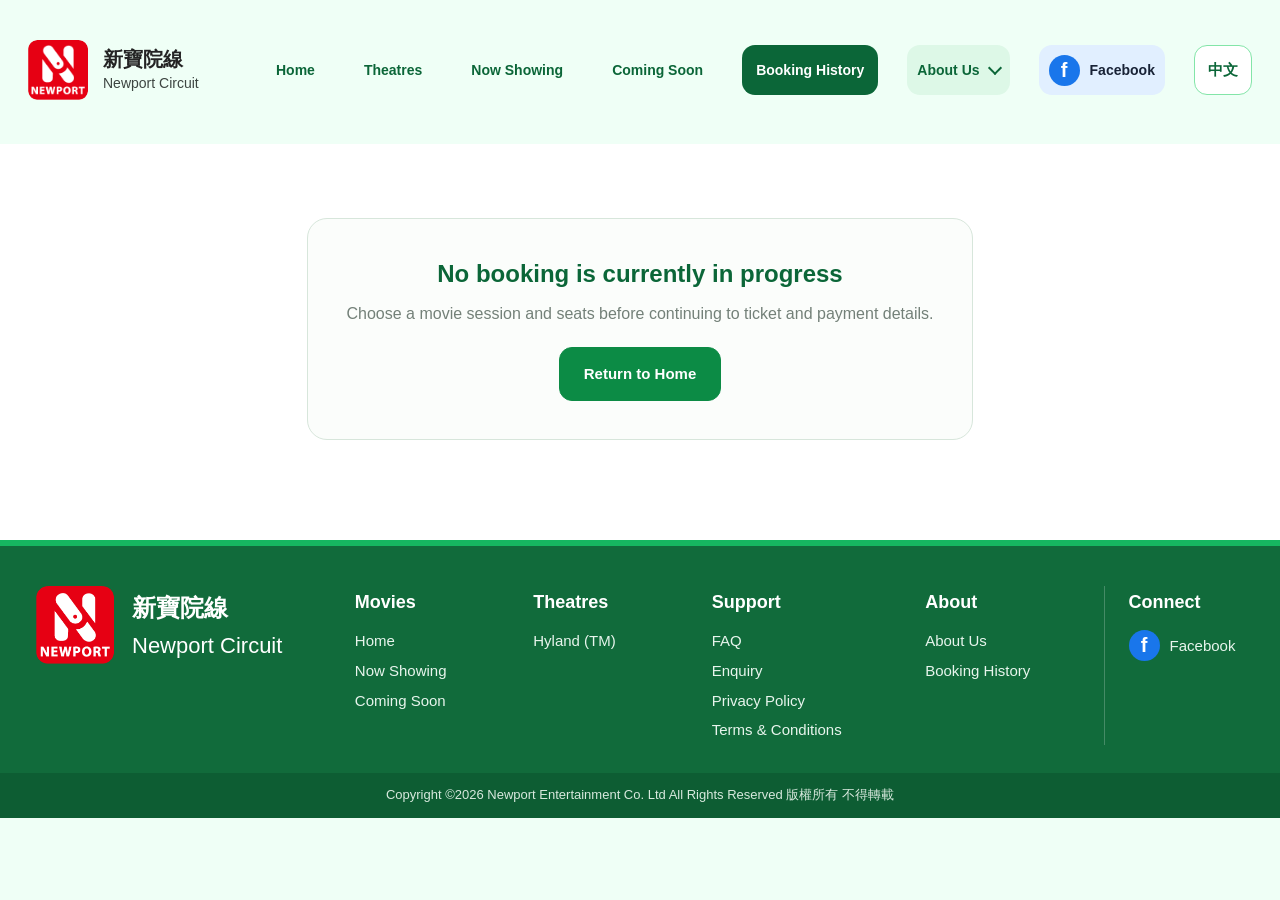
<file: payment.html>
<!DOCTYPE html>
<html lang="en">
<head>
  <meta charset="UTF-8">
  <meta name="viewport" content="width=device-width, initial-scale=1.0">
  <title>Newport Circuit | Payment Information</title>
  <meta name="description" content="Enter payment information for the selected Newport Circuit booking.">
  <link rel="stylesheet" href="css/base.css">
  <link rel="stylesheet" href="css/components.css">
  <link rel="stylesheet" href="css/booking-flow.css">
</head>
<body data-booking-step="payment-information">
<header class="site-header">
  <div class="header-container">
    <a class="brand" href="index.html" aria-label="Newport Circuit Home">
      <img class="brand-logo" src="assets/images/newport-logo.png" alt="Newport Circuit logo">
      <div class="brand-text"><span class="brand-name-zh">新寶院線</span><span class="brand-name-en">Newport Circuit</span></div>
    </a>
    <nav class="main-navigation" aria-label="Main navigation">
      <a class="nav-link" href="index.html">Home</a>
      <a class="nav-link">Theatres</a>
      <a class="nav-link" href="index.html#now-showing">Now Showing</a>
      <a class="nav-link">Coming Soon</a>
      <a class="nav-link nav-link-primary" href="booking-history.html">Booking History</a>
      <div class="nav-dropdown">
        <button class="nav-dropdown-toggle" id="about-toggle" type="button" aria-expanded="false" aria-controls="about-menu"><span>About Us</span><span class="dropdown-arrow" aria-hidden="true"></span></button>
        <div class="nav-dropdown-menu" id="about-menu" hidden><a>About Us</a><a href="faq.html">FAQ</a><a href="enquiry.html">Enquiry</a></div>
      </div>
      <a class="facebook-link" href="https://www.facebook.com/pages/%E6%96%B0%E5%AF%B6%E9%99%A2%E7%B7%9A-Newport-Circuit/109670132383508" aria-label="Newport Circuit Facebook"><span class="facebook-icon" aria-hidden="true">f</span><span>Facebook</span></a>
      <button class="language-button" type="button" id="language-button" aria-label="Switch language">中文</button>
    </nav>
    <button class="mobile-menu-button" id="mobile-menu-button" type="button" aria-label="Open navigation menu" aria-expanded="false"><span></span><span></span><span></span></button>
  </div>
</header>
<main class="flow-page-main">
  <div class="page-container booking-flow-container">
    <nav class="flow-progress" aria-label="Booking progress">
  <span class="flow-progress-step completed">Seat Plan</span>
  <span class="flow-progress-step completed">Ticket Type</span>
  <span class="flow-progress-step current">Confirm Payment Info</span>
  <span class="flow-progress-step ">Verification</span>
  <span class="flow-progress-step ">Transaction Result</span>
</nav>
    <section class="flow-session-card" id="flow-session-card" aria-label="Selected booking session">
  <img class="flow-session-poster" id="flow-movie-poster" src="assets/images/movie-minions.png" alt="Selected movie poster">
  <div class="flow-session-copy">
    <p class="flow-session-eyebrow">Selected movie</p>
    <h2 class="flow-session-title" id="flow-movie-title">Selected movie</h2>
    <p class="flow-session-meta" id="flow-cinema">Cinema</p>
    <p class="flow-session-meta" id="flow-showtime">Show time</p>
  </div>
  <div class="flow-seat-badge"><span>Selected seats</span><strong id="flow-seats">—</strong></div>
</section>
    <div class="flow-grid">
      <section class="flow-card" aria-labelledby="payment-heading">
        <p class="flow-card-kicker">Payment</p>
        <h1 id="payment-heading">Confirm payment information</h1>
        <p class="flow-card-intro">Enter the payment information required to continue with this booking.</p>
        <div class="payment-brand-strip"><span>Accepted cards</span><img src="assets/images/visa.svg" alt="Visa"><img src="assets/images/mastercard.svg" alt="Mastercard"></div>
        <form id="payment-form" novalidate>
          <div class="payment-form-grid">
            <div class="flow-field full-width">
              <label for="payment-email">Email</label>
              <input id="payment-email" type="email" autocomplete="email" placeholder="Enter your email address">
            </div>
            <div class="flow-field full-width">
              <label for="payment-card">Credit card number</label>
              <input id="payment-card" type="text" inputmode="numeric" autocomplete="cc-number" maxlength="23" placeholder="e.g. 4111 1111 1111 1111">
            </div>
            <div class="flow-field">
              <label>Expiry date</label>
              <div class="expiry-grid">
                <select id="payment-month" aria-label="Expiry month"><option value="">MM</option></select>
                <select id="payment-year" aria-label="Expiry year"><option value="">YYYY</option></select>
              </div>
            </div>
            <div class="flow-field">
              <label for="payment-cvv">CVV</label>
              <input id="payment-cvv" type="password" inputmode="numeric" autocomplete="cc-csc" maxlength="4" placeholder="3 or 4 digits">
            </div>
          </div>
          <div class="payment-card-note">Visa and Mastercard are accepted. Please enter the card number, expiry date and CVV to continue.</div>
          <div class="flow-feedback" id="flow-feedback" role="status" aria-live="polite" hidden></div>
          <div class="flow-actions">
            <a class="flow-secondary-button" href="ticket-type.html">Back to ticket type</a>
            <button class="flow-primary-button" type="submit">Review booking</button>
          </div>
        </form>
      </section>
      <aside class="flow-card order-summary-card" aria-labelledby="payment-summary-heading">
        <p class="flow-card-kicker">Order summary</p>
        <h2 id="payment-summary-heading">Amount to pay</h2>
        <ul class="order-summary-list" id="payment-summary-list"></ul>
        <div class="order-total-row"><span>Total</span><strong id="payment-total">HK$0</strong></div>
      </aside>
    </div>
  </div>
</main>
<footer class="site-footer">
  <div class="footer-container">
    <div class="footer-brand"><img src="assets/images/newport-logo.png" alt="" class="footer-logo"><div><strong>新寶院線</strong><span>Newport Circuit</span></div></div>
    <div class="footer-column"><h2>Movies</h2><a href="index.html">Home</a><a href="index.html#now-showing">Now Showing</a><a>Coming Soon</a></div>
    <div class="footer-column"><h2>Theatres</h2><a>Hyland (TM)</a></div>
    <div class="footer-column"><h2>Support</h2><a href="faq.html">FAQ</a><a href="enquiry.html">Enquiry</a><a>Privacy Policy</a><a>Terms &amp; Conditions</a></div>
    <div class="footer-column"><h2>About</h2><a>About Us</a><a href="booking-history.html">Booking History</a></div>
    <div class="footer-column footer-connect"><h2>Connect</h2><a href="https://www.facebook.com/pages/%E6%96%B0%E5%AF%B6%E9%99%A2%E7%B7%9A-Newport-Circuit/109670132383508"><span class="facebook-icon" aria-hidden="true">f</span>Facebook</a></div>
  </div>
  <div class="footer-bottom"><p>Copyright ©2026 Newport Entertainment Co. Ltd All Rights Reserved 版權所有 不得轉載</p></div>
</footer>
<script src="js/common.js"></script>
<script src="js/booking-flow.js"></script>
</body>
</html>
</file>
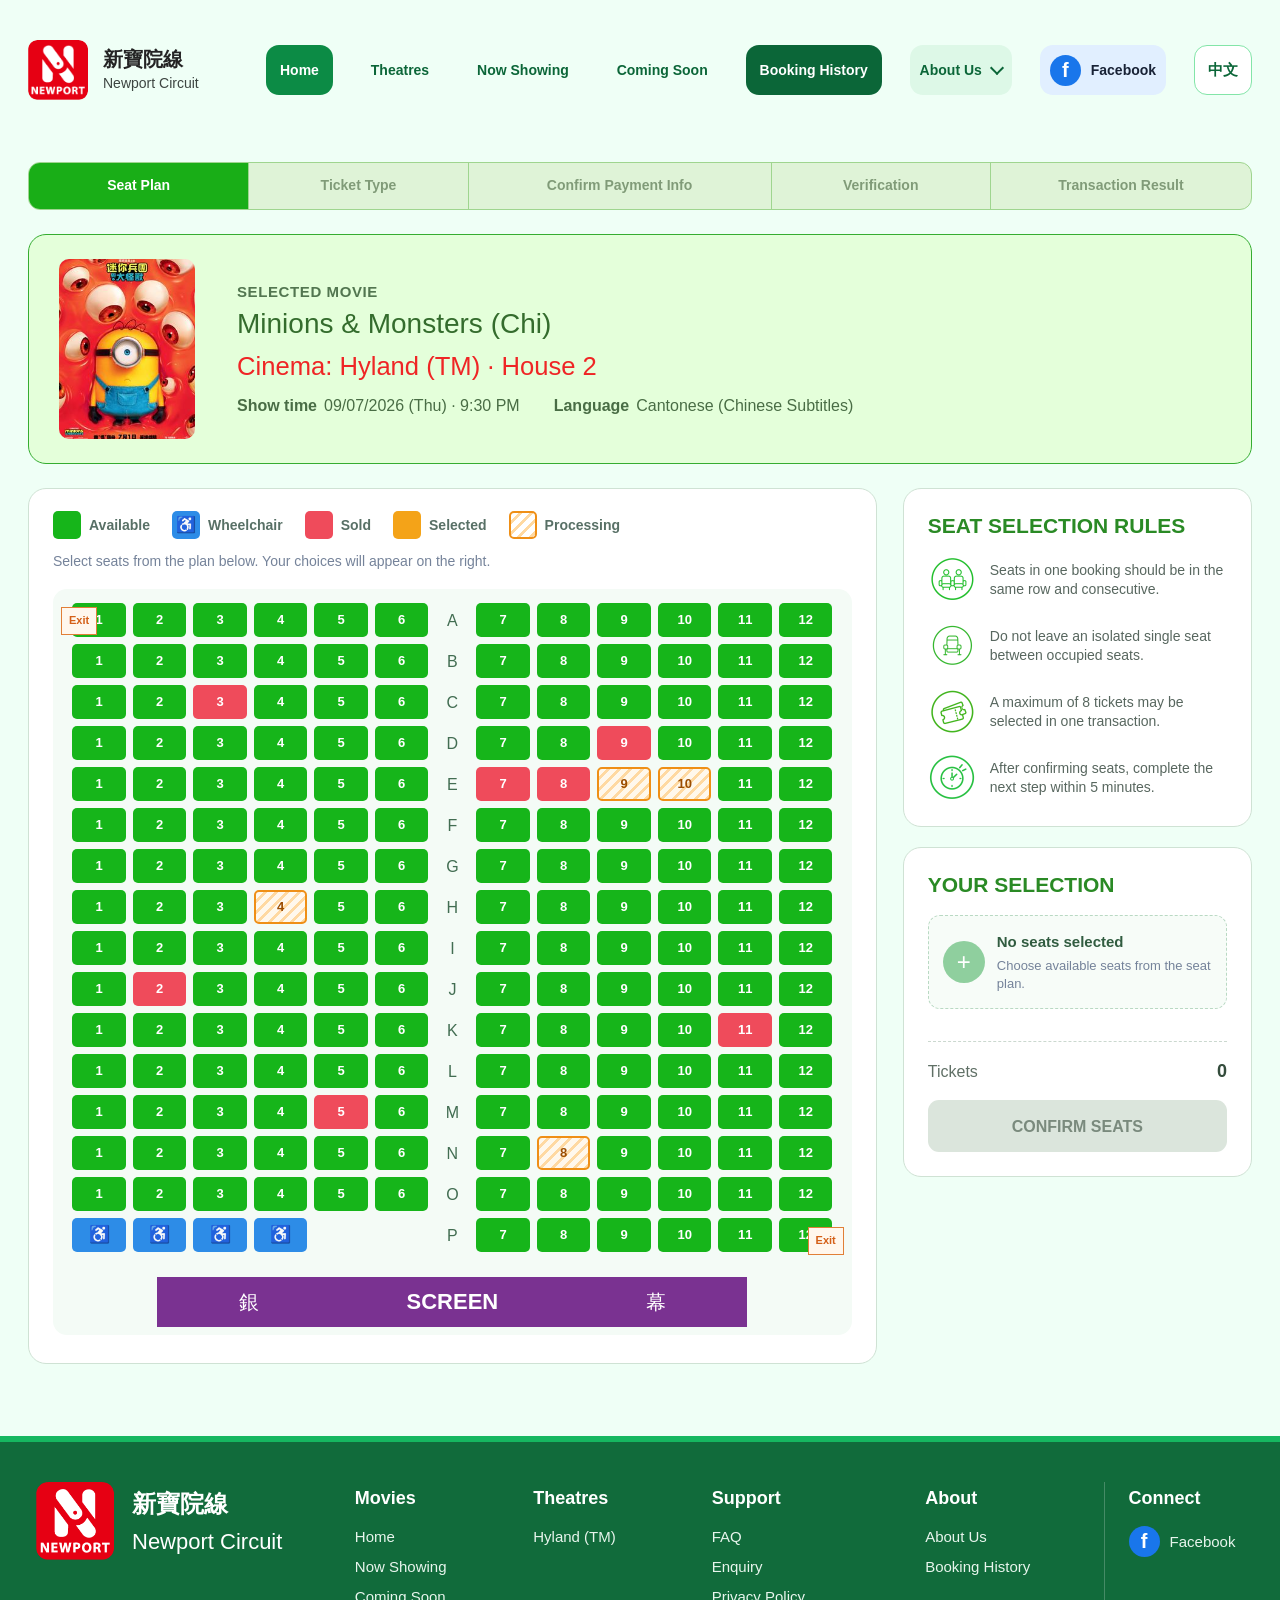
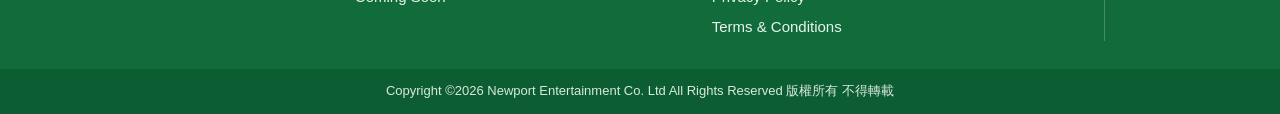
<file: seat-selection.html>
<!DOCTYPE html>
<html lang="en">
<head>
  <meta charset="UTF-8">
  <meta name="viewport" content="width=device-width, initial-scale=1.0">
  <title>Newport Circuit | Seat Selection</title>
  <meta name="description" content="Choose seats for your selected Newport Circuit movie session.">
  <link rel="stylesheet" href="css/base.css">
  <link rel="stylesheet" href="css/components.css">
  <link rel="stylesheet" href="css/seat-selection.css">
</head>
<body id="top">

<header class="site-header">
  <div class="header-container">
    <a class="brand" href="index.html" aria-label="Newport Circuit Home">
      <img class="brand-logo" src="assets/images/newport-logo.png" alt="Newport Circuit logo">
      <div class="brand-text">
        <span class="brand-name-zh">新寶院線</span>
        <span class="brand-name-en">Newport Circuit</span>
      </div>
    </a>

    <nav class="main-navigation" aria-label="Main navigation">
      <a class="nav-link active" href="index.html">Home</a>
      <a class="nav-link">Theatres</a>
      <a class="nav-link" href="index.html#now-showing">Now Showing</a>
      <a class="nav-link">Coming Soon</a>
      <a class="nav-link nav-link-primary" href="booking-history.html">Booking History</a>

      <div class="nav-dropdown">
        <button class="nav-dropdown-toggle" id="about-toggle" type="button" aria-expanded="false" aria-controls="about-menu">
          <span>About Us</span>
          <span class="dropdown-arrow" aria-hidden="true"></span>
        </button>
        <div class="nav-dropdown-menu" id="about-menu" hidden>
          <a>About Us</a>
          <a href="faq.html">FAQ</a>
          <a href="enquiry.html">Enquiry</a>
        </div>
      </div>

      <a class="facebook-link" href="https://www.facebook.com/pages/%E6%96%B0%E5%AF%B6%E9%99%A2%E7%B7%9A-Newport-Circuit/109670132383508" aria-label="Newport Circuit Facebook">
        <span class="facebook-icon" aria-hidden="true">f</span>
        <span>Facebook</span>
      </a>

      <button class="language-button" type="button" id="language-button" aria-label="Switch language">中文</button>
    </nav>

    <button class="mobile-menu-button" id="mobile-menu-button" type="button" aria-label="Open navigation menu" aria-expanded="false">
      <span></span><span></span><span></span>
    </button>
  </div>
</header>

<main class="seat-page-main">
  <div class="page-container seat-page-container">

    <nav class="booking-progress" aria-label="Booking progress">
      <span class="progress-step current" aria-current="step">Seat Plan</span>
      <span class="progress-step">Ticket Type</span>
      <span class="progress-step">Confirm Payment Info</span>
      <span class="progress-step">Verification</span>
      <span class="progress-step">Transaction Result</span>
    </nav>

    <section class="session-card" aria-labelledby="session-heading">
      <div class="session-poster-wrap">
        <img id="selected-movie-poster" class="session-poster" src="assets/images/movie-minions.png" alt="Selected movie poster">
      </div>
      <div class="session-copy">
        <span class="session-eyebrow">Selected movie</span>
        <h1 id="selected-movie-title" class="session-title">Minions &amp; Monsters (Chi)</h1>
        <p id="selected-cinema" class="session-cinema">Cinema: Hyland (TM) · House 2</p>
        <dl class="session-meta">
          <div><dt>Show time</dt><dd id="selected-showtime">09/07/2026 (Thu) · 9:30 PM</dd></div>
          <div><dt>Language</dt><dd id="selected-language">Cantonese (Chinese Subtitles)</dd></div>
        </dl>
      </div>
    </section>

    <section class="seat-workspace" aria-label="Seat plan and booking guidance">
      <div class="seat-plan-panel">
        <div class="seat-plan-toolbar">
          <div class="seat-legend" aria-label="Seat status legend">
            <span class="legend-item"><span class="legend-swatch available"></span>Available</span>
            <span class="legend-item"><span class="legend-swatch wheelchair">♿</span>Wheelchair</span>
            <span class="legend-item"><span class="legend-swatch sold"></span>Sold</span>
            <span class="legend-item"><span class="legend-swatch selected"></span>Selected</span>
            <span class="legend-item"><span class="legend-swatch processing"></span>Processing</span>
          </div>
          <p class="seat-plan-hint">Select seats from the plan below. Your choices will appear on the right.</p>
        </div>

        <div class="seat-map-shell" aria-label="Cinema seat map">
          <div class="exit-label exit-left">Exit</div>
          <div class="exit-label exit-right">Exit</div>
          <div class="seat-grid">
<div class="seat-row" data-row="A">
      <div class="seat-block seat-block-left"><button class="seat seat-available" type="button" data-seat="A1" data-status="available" aria-label="Seat A1, available">1</button><button class="seat seat-available" type="button" data-seat="A2" data-status="available" aria-label="Seat A2, available">2</button><button class="seat seat-available" type="button" data-seat="A3" data-status="available" aria-label="Seat A3, available">3</button><button class="seat seat-available" type="button" data-seat="A4" data-status="available" aria-label="Seat A4, available">4</button><button class="seat seat-available" type="button" data-seat="A5" data-status="available" aria-label="Seat A5, available">5</button><button class="seat seat-available" type="button" data-seat="A6" data-status="available" aria-label="Seat A6, available">6</button></div>
      <span class="row-label">A</span>
      <div class="seat-block seat-block-right"><button class="seat seat-available" type="button" data-seat="A7" data-status="available" aria-label="Seat A7, available">7</button><button class="seat seat-available" type="button" data-seat="A8" data-status="available" aria-label="Seat A8, available">8</button><button class="seat seat-available" type="button" data-seat="A9" data-status="available" aria-label="Seat A9, available">9</button><button class="seat seat-available" type="button" data-seat="A10" data-status="available" aria-label="Seat A10, available">10</button><button class="seat seat-available" type="button" data-seat="A11" data-status="available" aria-label="Seat A11, available">11</button><button class="seat seat-available" type="button" data-seat="A12" data-status="available" aria-label="Seat A12, available">12</button></div>
    </div>
<div class="seat-row" data-row="B">
      <div class="seat-block seat-block-left"><button class="seat seat-available" type="button" data-seat="B1" data-status="available" aria-label="Seat B1, available">1</button><button class="seat seat-available" type="button" data-seat="B2" data-status="available" aria-label="Seat B2, available">2</button><button class="seat seat-available" type="button" data-seat="B3" data-status="available" aria-label="Seat B3, available">3</button><button class="seat seat-available" type="button" data-seat="B4" data-status="available" aria-label="Seat B4, available">4</button><button class="seat seat-available" type="button" data-seat="B5" data-status="available" aria-label="Seat B5, available">5</button><button class="seat seat-available" type="button" data-seat="B6" data-status="available" aria-label="Seat B6, available">6</button></div>
      <span class="row-label">B</span>
      <div class="seat-block seat-block-right"><button class="seat seat-available" type="button" data-seat="B7" data-status="available" aria-label="Seat B7, available">7</button><button class="seat seat-available" type="button" data-seat="B8" data-status="available" aria-label="Seat B8, available">8</button><button class="seat seat-available" type="button" data-seat="B9" data-status="available" aria-label="Seat B9, available">9</button><button class="seat seat-available" type="button" data-seat="B10" data-status="available" aria-label="Seat B10, available">10</button><button class="seat seat-available" type="button" data-seat="B11" data-status="available" aria-label="Seat B11, available">11</button><button class="seat seat-available" type="button" data-seat="B12" data-status="available" aria-label="Seat B12, available">12</button></div>
    </div>
<div class="seat-row" data-row="C">
      <div class="seat-block seat-block-left"><button class="seat seat-available" type="button" data-seat="C1" data-status="available" aria-label="Seat C1, available">1</button><button class="seat seat-available" type="button" data-seat="C2" data-status="available" aria-label="Seat C2, available">2</button><button class="seat seat-available" type="button" data-seat="C3" data-status="available" aria-label="Seat C3, available">3</button><button class="seat seat-available" type="button" data-seat="C4" data-status="available" aria-label="Seat C4, available">4</button><button class="seat seat-available" type="button" data-seat="C5" data-status="available" aria-label="Seat C5, available">5</button><button class="seat seat-available" type="button" data-seat="C6" data-status="available" aria-label="Seat C6, available">6</button></div>
      <span class="row-label">C</span>
      <div class="seat-block seat-block-right"><button class="seat seat-available" type="button" data-seat="C7" data-status="available" aria-label="Seat C7, available">7</button><button class="seat seat-available" type="button" data-seat="C8" data-status="available" aria-label="Seat C8, available">8</button><button class="seat seat-available" type="button" data-seat="C9" data-status="available" aria-label="Seat C9, available">9</button><button class="seat seat-available" type="button" data-seat="C10" data-status="available" aria-label="Seat C10, available">10</button><button class="seat seat-available" type="button" data-seat="C11" data-status="available" aria-label="Seat C11, available">11</button><button class="seat seat-available" type="button" data-seat="C12" data-status="available" aria-label="Seat C12, available">12</button></div>
    </div>
<div class="seat-row" data-row="D">
      <div class="seat-block seat-block-left"><button class="seat seat-available" type="button" data-seat="D1" data-status="available" aria-label="Seat D1, available">1</button><button class="seat seat-available" type="button" data-seat="D2" data-status="available" aria-label="Seat D2, available">2</button><button class="seat seat-available" type="button" data-seat="D3" data-status="available" aria-label="Seat D3, available">3</button><button class="seat seat-available" type="button" data-seat="D4" data-status="available" aria-label="Seat D4, available">4</button><button class="seat seat-available" type="button" data-seat="D5" data-status="available" aria-label="Seat D5, available">5</button><button class="seat seat-available" type="button" data-seat="D6" data-status="available" aria-label="Seat D6, available">6</button></div>
      <span class="row-label">D</span>
      <div class="seat-block seat-block-right"><button class="seat seat-available" type="button" data-seat="D7" data-status="available" aria-label="Seat D7, available">7</button><button class="seat seat-available" type="button" data-seat="D8" data-status="available" aria-label="Seat D8, available">8</button><button class="seat seat-available" type="button" data-seat="D9" data-status="available" aria-label="Seat D9, available">9</button><button class="seat seat-available" type="button" data-seat="D10" data-status="available" aria-label="Seat D10, available">10</button><button class="seat seat-available" type="button" data-seat="D11" data-status="available" aria-label="Seat D11, available">11</button><button class="seat seat-available" type="button" data-seat="D12" data-status="available" aria-label="Seat D12, available">12</button></div>
    </div>
<div class="seat-row" data-row="E">
      <div class="seat-block seat-block-left"><button class="seat seat-available" type="button" data-seat="E1" data-status="available" aria-label="Seat E1, available">1</button><button class="seat seat-available" type="button" data-seat="E2" data-status="available" aria-label="Seat E2, available">2</button><button class="seat seat-available" type="button" data-seat="E3" data-status="available" aria-label="Seat E3, available">3</button><button class="seat seat-available" type="button" data-seat="E4" data-status="available" aria-label="Seat E4, available">4</button><button class="seat seat-available" type="button" data-seat="E5" data-status="available" aria-label="Seat E5, available">5</button><button class="seat seat-available" type="button" data-seat="E6" data-status="available" aria-label="Seat E6, available">6</button></div>
      <span class="row-label">E</span>
      <div class="seat-block seat-block-right"><button class="seat seat-sold" type="button" data-seat="E7" data-status="sold" aria-label="Seat E7, sold">7</button><button class="seat seat-sold" type="button" data-seat="E8" data-status="sold" aria-label="Seat E8, sold">8</button><button class="seat seat-processing" type="button" data-seat="E9" data-status="processing" aria-label="Seat E9, processing">9</button><button class="seat seat-processing" type="button" data-seat="E10" data-status="processing" aria-label="Seat E10, processing">10</button><button class="seat seat-available" type="button" data-seat="E11" data-status="available" aria-label="Seat E11, available">11</button><button class="seat seat-available" type="button" data-seat="E12" data-status="available" aria-label="Seat E12, available">12</button></div>
    </div>
<div class="seat-row" data-row="F">
      <div class="seat-block seat-block-left"><button class="seat seat-available" type="button" data-seat="F1" data-status="available" aria-label="Seat F1, available">1</button><button class="seat seat-available" type="button" data-seat="F2" data-status="available" aria-label="Seat F2, available">2</button><button class="seat seat-available" type="button" data-seat="F3" data-status="available" aria-label="Seat F3, available">3</button><button class="seat seat-available" type="button" data-seat="F4" data-status="available" aria-label="Seat F4, available">4</button><button class="seat seat-available" type="button" data-seat="F5" data-status="available" aria-label="Seat F5, available">5</button><button class="seat seat-available" type="button" data-seat="F6" data-status="available" aria-label="Seat F6, available">6</button></div>
      <span class="row-label">F</span>
      <div class="seat-block seat-block-right"><button class="seat seat-available" type="button" data-seat="F7" data-status="available" aria-label="Seat F7, available">7</button><button class="seat seat-available" type="button" data-seat="F8" data-status="available" aria-label="Seat F8, available">8</button><button class="seat seat-available" type="button" data-seat="F9" data-status="available" aria-label="Seat F9, available">9</button><button class="seat seat-available" type="button" data-seat="F10" data-status="available" aria-label="Seat F10, available">10</button><button class="seat seat-available" type="button" data-seat="F11" data-status="available" aria-label="Seat F11, available">11</button><button class="seat seat-available" type="button" data-seat="F12" data-status="available" aria-label="Seat F12, available">12</button></div>
    </div>
<div class="seat-row" data-row="G">
      <div class="seat-block seat-block-left"><button class="seat seat-available" type="button" data-seat="G1" data-status="available" aria-label="Seat G1, available">1</button><button class="seat seat-available" type="button" data-seat="G2" data-status="available" aria-label="Seat G2, available">2</button><button class="seat seat-available" type="button" data-seat="G3" data-status="available" aria-label="Seat G3, available">3</button><button class="seat seat-available" type="button" data-seat="G4" data-status="available" aria-label="Seat G4, available">4</button><button class="seat seat-available" type="button" data-seat="G5" data-status="available" aria-label="Seat G5, available">5</button><button class="seat seat-available" type="button" data-seat="G6" data-status="available" aria-label="Seat G6, available">6</button></div>
      <span class="row-label">G</span>
      <div class="seat-block seat-block-right"><button class="seat seat-available" type="button" data-seat="G7" data-status="available" aria-label="Seat G7, available">7</button><button class="seat seat-available" type="button" data-seat="G8" data-status="available" aria-label="Seat G8, available">8</button><button class="seat seat-available" type="button" data-seat="G9" data-status="available" aria-label="Seat G9, available">9</button><button class="seat seat-available" type="button" data-seat="G10" data-status="available" aria-label="Seat G10, available">10</button><button class="seat seat-available" type="button" data-seat="G11" data-status="available" aria-label="Seat G11, available">11</button><button class="seat seat-available" type="button" data-seat="G12" data-status="available" aria-label="Seat G12, available">12</button></div>
    </div>
<div class="seat-row" data-row="H">
      <div class="seat-block seat-block-left"><button class="seat seat-available" type="button" data-seat="H1" data-status="available" aria-label="Seat H1, available">1</button><button class="seat seat-available" type="button" data-seat="H2" data-status="available" aria-label="Seat H2, available">2</button><button class="seat seat-available" type="button" data-seat="H3" data-status="available" aria-label="Seat H3, available">3</button><button class="seat seat-available" type="button" data-seat="H4" data-status="available" aria-label="Seat H4, available">4</button><button class="seat seat-available" type="button" data-seat="H5" data-status="available" aria-label="Seat H5, available">5</button><button class="seat seat-available" type="button" data-seat="H6" data-status="available" aria-label="Seat H6, available">6</button></div>
      <span class="row-label">H</span>
      <div class="seat-block seat-block-right"><button class="seat seat-available" type="button" data-seat="H7" data-status="available" aria-label="Seat H7, available">7</button><button class="seat seat-available" type="button" data-seat="H8" data-status="available" aria-label="Seat H8, available">8</button><button class="seat seat-available" type="button" data-seat="H9" data-status="available" aria-label="Seat H9, available">9</button><button class="seat seat-available" type="button" data-seat="H10" data-status="available" aria-label="Seat H10, available">10</button><button class="seat seat-available" type="button" data-seat="H11" data-status="available" aria-label="Seat H11, available">11</button><button class="seat seat-available" type="button" data-seat="H12" data-status="available" aria-label="Seat H12, available">12</button></div>
    </div>
<div class="seat-row" data-row="I">
      <div class="seat-block seat-block-left"><button class="seat seat-available" type="button" data-seat="I1" data-status="available" aria-label="Seat I1, available">1</button><button class="seat seat-available" type="button" data-seat="I2" data-status="available" aria-label="Seat I2, available">2</button><button class="seat seat-available" type="button" data-seat="I3" data-status="available" aria-label="Seat I3, available">3</button><button class="seat seat-available" type="button" data-seat="I4" data-status="available" aria-label="Seat I4, available">4</button><button class="seat seat-available" type="button" data-seat="I5" data-status="available" aria-label="Seat I5, available">5</button><button class="seat seat-available" type="button" data-seat="I6" data-status="available" aria-label="Seat I6, available">6</button></div>
      <span class="row-label">I</span>
      <div class="seat-block seat-block-right"><button class="seat seat-available" type="button" data-seat="I7" data-status="available" aria-label="Seat I7, available">7</button><button class="seat seat-available" type="button" data-seat="I8" data-status="available" aria-label="Seat I8, available">8</button><button class="seat seat-available" type="button" data-seat="I9" data-status="available" aria-label="Seat I9, available">9</button><button class="seat seat-available" type="button" data-seat="I10" data-status="available" aria-label="Seat I10, available">10</button><button class="seat seat-available" type="button" data-seat="I11" data-status="available" aria-label="Seat I11, available">11</button><button class="seat seat-available" type="button" data-seat="I12" data-status="available" aria-label="Seat I12, available">12</button></div>
    </div>
<div class="seat-row" data-row="J">
      <div class="seat-block seat-block-left"><button class="seat seat-available" type="button" data-seat="J1" data-status="available" aria-label="Seat J1, available">1</button><button class="seat seat-available" type="button" data-seat="J2" data-status="available" aria-label="Seat J2, available">2</button><button class="seat seat-available" type="button" data-seat="J3" data-status="available" aria-label="Seat J3, available">3</button><button class="seat seat-available" type="button" data-seat="J4" data-status="available" aria-label="Seat J4, available">4</button><button class="seat seat-available" type="button" data-seat="J5" data-status="available" aria-label="Seat J5, available">5</button><button class="seat seat-available" type="button" data-seat="J6" data-status="available" aria-label="Seat J6, available">6</button></div>
      <span class="row-label">J</span>
      <div class="seat-block seat-block-right"><button class="seat seat-available" type="button" data-seat="J7" data-status="available" aria-label="Seat J7, available">7</button><button class="seat seat-available" type="button" data-seat="J8" data-status="available" aria-label="Seat J8, available">8</button><button class="seat seat-available" type="button" data-seat="J9" data-status="available" aria-label="Seat J9, available">9</button><button class="seat seat-available" type="button" data-seat="J10" data-status="available" aria-label="Seat J10, available">10</button><button class="seat seat-available" type="button" data-seat="J11" data-status="available" aria-label="Seat J11, available">11</button><button class="seat seat-available" type="button" data-seat="J12" data-status="available" aria-label="Seat J12, available">12</button></div>
    </div>
<div class="seat-row" data-row="K">
      <div class="seat-block seat-block-left"><button class="seat seat-available" type="button" data-seat="K1" data-status="available" aria-label="Seat K1, available">1</button><button class="seat seat-available" type="button" data-seat="K2" data-status="available" aria-label="Seat K2, available">2</button><button class="seat seat-available" type="button" data-seat="K3" data-status="available" aria-label="Seat K3, available">3</button><button class="seat seat-available" type="button" data-seat="K4" data-status="available" aria-label="Seat K4, available">4</button><button class="seat seat-available" type="button" data-seat="K5" data-status="available" aria-label="Seat K5, available">5</button><button class="seat seat-available" type="button" data-seat="K6" data-status="available" aria-label="Seat K6, available">6</button></div>
      <span class="row-label">K</span>
      <div class="seat-block seat-block-right"><button class="seat seat-available" type="button" data-seat="K7" data-status="available" aria-label="Seat K7, available">7</button><button class="seat seat-available" type="button" data-seat="K8" data-status="available" aria-label="Seat K8, available">8</button><button class="seat seat-available" type="button" data-seat="K9" data-status="available" aria-label="Seat K9, available">9</button><button class="seat seat-available" type="button" data-seat="K10" data-status="available" aria-label="Seat K10, available">10</button><button class="seat seat-available" type="button" data-seat="K11" data-status="available" aria-label="Seat K11, available">11</button><button class="seat seat-available" type="button" data-seat="K12" data-status="available" aria-label="Seat K12, available">12</button></div>
    </div>
<div class="seat-row" data-row="L">
      <div class="seat-block seat-block-left"><button class="seat seat-available" type="button" data-seat="L1" data-status="available" aria-label="Seat L1, available">1</button><button class="seat seat-available" type="button" data-seat="L2" data-status="available" aria-label="Seat L2, available">2</button><button class="seat seat-available" type="button" data-seat="L3" data-status="available" aria-label="Seat L3, available">3</button><button class="seat seat-available" type="button" data-seat="L4" data-status="available" aria-label="Seat L4, available">4</button><button class="seat seat-available" type="button" data-seat="L5" data-status="available" aria-label="Seat L5, available">5</button><button class="seat seat-available" type="button" data-seat="L6" data-status="available" aria-label="Seat L6, available">6</button></div>
      <span class="row-label">L</span>
      <div class="seat-block seat-block-right"><button class="seat seat-available" type="button" data-seat="L7" data-status="available" aria-label="Seat L7, available">7</button><button class="seat seat-available" type="button" data-seat="L8" data-status="available" aria-label="Seat L8, available">8</button><button class="seat seat-available" type="button" data-seat="L9" data-status="available" aria-label="Seat L9, available">9</button><button class="seat seat-available" type="button" data-seat="L10" data-status="available" aria-label="Seat L10, available">10</button><button class="seat seat-available" type="button" data-seat="L11" data-status="available" aria-label="Seat L11, available">11</button><button class="seat seat-available" type="button" data-seat="L12" data-status="available" aria-label="Seat L12, available">12</button></div>
    </div>
<div class="seat-row" data-row="M">
      <div class="seat-block seat-block-left"><button class="seat seat-available" type="button" data-seat="M1" data-status="available" aria-label="Seat M1, available">1</button><button class="seat seat-available" type="button" data-seat="M2" data-status="available" aria-label="Seat M2, available">2</button><button class="seat seat-available" type="button" data-seat="M3" data-status="available" aria-label="Seat M3, available">3</button><button class="seat seat-available" type="button" data-seat="M4" data-status="available" aria-label="Seat M4, available">4</button><button class="seat seat-available" type="button" data-seat="M5" data-status="available" aria-label="Seat M5, available">5</button><button class="seat seat-available" type="button" data-seat="M6" data-status="available" aria-label="Seat M6, available">6</button></div>
      <span class="row-label">M</span>
      <div class="seat-block seat-block-right"><button class="seat seat-available" type="button" data-seat="M7" data-status="available" aria-label="Seat M7, available">7</button><button class="seat seat-available" type="button" data-seat="M8" data-status="available" aria-label="Seat M8, available">8</button><button class="seat seat-available" type="button" data-seat="M9" data-status="available" aria-label="Seat M9, available">9</button><button class="seat seat-available" type="button" data-seat="M10" data-status="available" aria-label="Seat M10, available">10</button><button class="seat seat-available" type="button" data-seat="M11" data-status="available" aria-label="Seat M11, available">11</button><button class="seat seat-available" type="button" data-seat="M12" data-status="available" aria-label="Seat M12, available">12</button></div>
    </div>
<div class="seat-row" data-row="N">
      <div class="seat-block seat-block-left"><button class="seat seat-available" type="button" data-seat="N1" data-status="available" aria-label="Seat N1, available">1</button><button class="seat seat-available" type="button" data-seat="N2" data-status="available" aria-label="Seat N2, available">2</button><button class="seat seat-available" type="button" data-seat="N3" data-status="available" aria-label="Seat N3, available">3</button><button class="seat seat-available" type="button" data-seat="N4" data-status="available" aria-label="Seat N4, available">4</button><button class="seat seat-available" type="button" data-seat="N5" data-status="available" aria-label="Seat N5, available">5</button><button class="seat seat-available" type="button" data-seat="N6" data-status="available" aria-label="Seat N6, available">6</button></div>
      <span class="row-label">N</span>
      <div class="seat-block seat-block-right"><button class="seat seat-available" type="button" data-seat="N7" data-status="available" aria-label="Seat N7, available">7</button><button class="seat seat-available" type="button" data-seat="N8" data-status="available" aria-label="Seat N8, available">8</button><button class="seat seat-available" type="button" data-seat="N9" data-status="available" aria-label="Seat N9, available">9</button><button class="seat seat-available" type="button" data-seat="N10" data-status="available" aria-label="Seat N10, available">10</button><button class="seat seat-available" type="button" data-seat="N11" data-status="available" aria-label="Seat N11, available">11</button><button class="seat seat-available" type="button" data-seat="N12" data-status="available" aria-label="Seat N12, available">12</button></div>
    </div>
<div class="seat-row" data-row="O">
      <div class="seat-block seat-block-left"><button class="seat seat-available" type="button" data-seat="O1" data-status="available" aria-label="Seat O1, available">1</button><button class="seat seat-available" type="button" data-seat="O2" data-status="available" aria-label="Seat O2, available">2</button><button class="seat seat-available" type="button" data-seat="O3" data-status="available" aria-label="Seat O3, available">3</button><button class="seat seat-available" type="button" data-seat="O4" data-status="available" aria-label="Seat O4, available">4</button><button class="seat seat-available" type="button" data-seat="O5" data-status="available" aria-label="Seat O5, available">5</button><button class="seat seat-available" type="button" data-seat="O6" data-status="available" aria-label="Seat O6, available">6</button></div>
      <span class="row-label">O</span>
      <div class="seat-block seat-block-right"><button class="seat seat-available" type="button" data-seat="O7" data-status="available" aria-label="Seat O7, available">7</button><button class="seat seat-available" type="button" data-seat="O8" data-status="available" aria-label="Seat O8, available">8</button><button class="seat seat-available" type="button" data-seat="O9" data-status="available" aria-label="Seat O9, available">9</button><button class="seat seat-available" type="button" data-seat="O10" data-status="available" aria-label="Seat O10, available">10</button><button class="seat seat-available" type="button" data-seat="O11" data-status="available" aria-label="Seat O11, available">11</button><button class="seat seat-available" type="button" data-seat="O12" data-status="available" aria-label="Seat O12, available">12</button></div>
    </div>
<div class="seat-row" data-row="P">
      <div class="seat-block seat-block-left"><button class="seat seat-wheelchair" type="button" data-seat="P1" data-status="wheelchair" aria-label="Seat P1, wheelchair">♿</button><button class="seat seat-wheelchair" type="button" data-seat="P2" data-status="wheelchair" aria-label="Seat P2, wheelchair">♿</button><button class="seat seat-wheelchair" type="button" data-seat="P3" data-status="wheelchair" aria-label="Seat P3, wheelchair">♿</button><button class="seat seat-wheelchair" type="button" data-seat="P4" data-status="wheelchair" aria-label="Seat P4, wheelchair">♿</button><span class="seat-placeholder" aria-hidden="true"></span><span class="seat-placeholder" aria-hidden="true"></span></div>
      <span class="row-label">P</span>
      <div class="seat-block seat-block-right"><button class="seat seat-available" type="button" data-seat="P7" data-status="available" aria-label="Seat P7, available">7</button><button class="seat seat-available" type="button" data-seat="P8" data-status="available" aria-label="Seat P8, available">8</button><button class="seat seat-available" type="button" data-seat="P9" data-status="available" aria-label="Seat P9, available">9</button><button class="seat seat-available" type="button" data-seat="P10" data-status="available" aria-label="Seat P10, available">10</button><button class="seat seat-available" type="button" data-seat="P11" data-status="available" aria-label="Seat P11, available">11</button><button class="seat seat-available" type="button" data-seat="P12" data-status="available" aria-label="Seat P12, available">12</button></div>
    </div>
          </div>
          <div class="screen-label" aria-label="Screen position">
            <span>銀</span><strong>SCREEN</strong><span>幕</span>
          </div>
        </div>
      </div>

      <aside class="seat-sidebar">
        <section class="seat-rules-card" aria-labelledby="rules-heading">
          <h2 id="rules-heading">Seat selection rules</h2>
          <ul class="seat-rules-list">
            <li>
              <img class="rule-icon-image" src="assets/images/icons/rule-consecutive-seats.png" alt="" aria-hidden="true">
              <span>Seats in one booking should be in the same row and consecutive.</span>
            </li>
            <li>
              <img class="rule-icon-image" src="assets/images/icons/rule-no-isolated-seat.png" alt="" aria-hidden="true">
              <span>Do not leave an isolated single seat between occupied seats.</span>
            </li>
            <li>
              <img class="rule-icon-image" src="assets/images/icons/rule-max-tickets.png" alt="" aria-hidden="true">
              <span>A maximum of 8 tickets may be selected in one transaction.</span>
            </li>
            <li>
              <img class="rule-icon-image" src="assets/images/icons/rule-payment-time.png" alt="" aria-hidden="true">
              <span>After confirming seats, complete the next step within 5 minutes.</span>
            </li>
          </ul>
        </section>

        <section class="selection-card" aria-labelledby="selection-heading">
          <h2 id="selection-heading">Your selection</h2>
          <div class="selection-empty" id="selection-empty">
            <span class="selection-empty-icon">+</span>
            <div>
              <strong>No seats selected</strong>
              <p>Choose available seats from the seat plan.</p>
            </div>
          </div>
          <div class="selection-feedback" id="selection-feedback" role="status" aria-live="polite" hidden></div>
          <div class="selected-seat-list" id="selected-seat-list" aria-live="polite"></div>
          <div class="selection-summary">
            <span>Tickets</span>
            <strong id="ticket-count">0</strong>
          </div>
          <button class="confirm-seats-button" id="confirm-seats-button" type="button" disabled>Confirm seats</button>
        </section>
      </aside>
    </section>

  </div>
</main>

<footer class="site-footer">
  <div class="footer-container">
    <div class="footer-brand">
      <img src="assets/images/newport-logo.png" alt="" class="footer-logo">
      <div><strong>新寶院線</strong><span>Newport Circuit</span></div>
    </div>
    <div class="footer-column">
      <h2>Movies</h2>
      <a href="index.html">Home</a>
      <a href="index.html#now-showing">Now Showing</a>
      <a>Coming Soon</a>
    </div>
    <div class="footer-column">
      <h2>Theatres</h2>
      <a>Hyland (TM)</a>
    </div>
    <div class="footer-column">
      <h2>Support</h2>
      <a href="faq.html">FAQ</a>
      <a href="enquiry.html">Enquiry</a>
      <a>Privacy Policy</a>
      <a>Terms &amp; Conditions</a>
    </div>
    <div class="footer-column">
      <h2>About</h2>
      <a>About Us</a>
      <a href="booking-history.html">Booking History</a>
    </div>
    <div class="footer-column footer-connect">
      <h2>Connect</h2>
      <a href="https://www.facebook.com/pages/%E6%96%B0%E5%AF%B6%E9%99%A2%E7%B7%9A-Newport-Circuit/109670132383508"><span class="facebook-icon" aria-hidden="true">f</span>Facebook</a>
    </div>
  </div>
  <div class="footer-bottom"><p>Copyright ©2026 Newport Entertainment Co. Ltd All Rights Reserved 版權所有 不得轉載</p></div>
</footer>

<script src="js/common.js"></script>
<script src="js/seat-selection.js"></script>
</body>
</html>
</file>
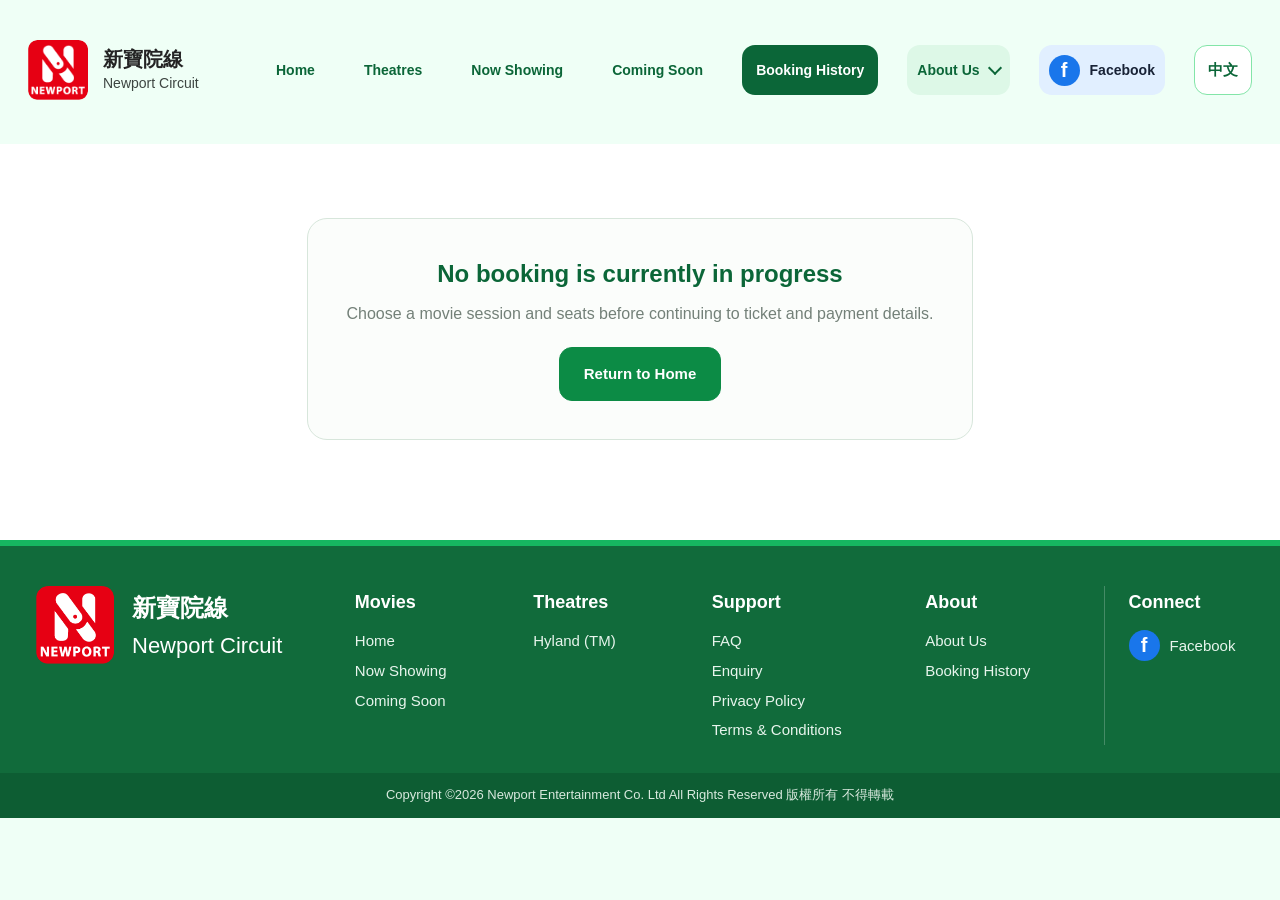
<file: ticket-type.html>
<!DOCTYPE html>
<html lang="en">
<head>
  <meta charset="UTF-8">
  <meta name="viewport" content="width=device-width, initial-scale=1.0">
  <title>Newport Circuit | Ticket Type</title>
  <meta name="description" content="Choose ticket types and quantities for your selected seats.">
  <link rel="stylesheet" href="css/base.css">
  <link rel="stylesheet" href="css/components.css">
  <link rel="stylesheet" href="css/booking-flow.css">
</head>
<body data-booking-step="ticket-type">
<header class="site-header">
  <div class="header-container">
    <a class="brand" href="index.html" aria-label="Newport Circuit Home">
      <img class="brand-logo" src="assets/images/newport-logo.png" alt="Newport Circuit logo">
      <div class="brand-text"><span class="brand-name-zh">新寶院線</span><span class="brand-name-en">Newport Circuit</span></div>
    </a>
    <nav class="main-navigation" aria-label="Main navigation">
      <a class="nav-link" href="index.html">Home</a>
      <a class="nav-link">Theatres</a>
      <a class="nav-link" href="index.html#now-showing">Now Showing</a>
      <a class="nav-link">Coming Soon</a>
      <a class="nav-link nav-link-primary" href="booking-history.html">Booking History</a>
      <div class="nav-dropdown">
        <button class="nav-dropdown-toggle" id="about-toggle" type="button" aria-expanded="false" aria-controls="about-menu"><span>About Us</span><span class="dropdown-arrow" aria-hidden="true"></span></button>
        <div class="nav-dropdown-menu" id="about-menu" hidden><a>About Us</a><a href="faq.html">FAQ</a><a href="enquiry.html">Enquiry</a></div>
      </div>
      <a class="facebook-link" href="https://www.facebook.com/pages/%E6%96%B0%E5%AF%B6%E9%99%A2%E7%B7%9A-Newport-Circuit/109670132383508" aria-label="Newport Circuit Facebook"><span class="facebook-icon" aria-hidden="true">f</span><span>Facebook</span></a>
      <button class="language-button" type="button" id="language-button" aria-label="Switch language">中文</button>
    </nav>
    <button class="mobile-menu-button" id="mobile-menu-button" type="button" aria-label="Open navigation menu" aria-expanded="false"><span></span><span></span><span></span></button>
  </div>
</header>
<main class="flow-page-main">
  <div class="page-container booking-flow-container">
    <nav class="flow-progress" aria-label="Booking progress">
  <span class="flow-progress-step completed">Seat Plan</span>
  <span class="flow-progress-step current">Ticket Type</span>
  <span class="flow-progress-step ">Confirm Payment Info</span>
  <span class="flow-progress-step ">Verification</span>
  <span class="flow-progress-step ">Transaction Result</span>
</nav>
    <section class="flow-session-card" id="flow-session-card" aria-label="Selected booking session">
  <img class="flow-session-poster" id="flow-movie-poster" src="assets/images/movie-minions.png" alt="Selected movie poster">
  <div class="flow-session-copy">
    <p class="flow-session-eyebrow">Selected movie</p>
    <h2 class="flow-session-title" id="flow-movie-title">Selected movie</h2>
    <p class="flow-session-meta" id="flow-cinema">Cinema</p>
    <p class="flow-session-meta" id="flow-showtime">Show time</p>
  </div>
  <div class="flow-seat-badge"><span>Selected seats</span><strong id="flow-seats">—</strong></div>
</section>
    <div class="flow-grid">
      <section class="flow-card" aria-labelledby="ticket-type-heading">
        <p class="flow-card-kicker">Ticket selection</p>
        <h1 id="ticket-type-heading">Choose ticket type and quantity</h1>
        <p class="flow-card-intro">The total number of tickets must match the number of seats you selected.</p>
        <div class="ticket-table" id="ticket-table">
          <div class="ticket-row" data-ticket-type="adult" data-price="50">
            <div class="ticket-name"><strong>Adult</strong><span>HK$50 + HK$6 service charge</span></div>
            <select class="ticket-quantity" id="ticket-adult" aria-label="Adult ticket quantity"></select>
          </div>
          <div class="ticket-row" data-ticket-type="student" data-price="45">
            <div class="ticket-name"><strong>Student</strong><span>HK$45 + HK$6 service charge</span></div>
            <select class="ticket-quantity" id="ticket-student" aria-label="Student ticket quantity"></select>
          </div>
          <div class="ticket-row" data-ticket-type="child" data-price="45">
            <div class="ticket-name"><strong>Child</strong><span>HK$45 + HK$6 service charge</span></div>
            <select class="ticket-quantity" id="ticket-child" aria-label="Child ticket quantity"></select>
          </div>
          <div class="ticket-row" data-ticket-type="senior" data-price="45">
            <div class="ticket-name"><strong>Senior</strong><span>HK$45 + HK$6 service charge</span></div>
            <select class="ticket-quantity" id="ticket-senior" aria-label="Senior ticket quantity"></select>
          </div>
        </div>
        <div class="flow-feedback" id="flow-feedback" role="status" aria-live="polite" hidden></div>
        <div class="flow-actions">
          <a class="flow-secondary-button" id="back-to-seats" href="seat-selection.html">Back to seats</a>
          <button class="flow-primary-button" id="continue-to-payment" type="button">Continue to payment</button>
        </div>
      </section>
      <aside class="flow-card order-summary-card" aria-labelledby="order-summary-heading">
        <p class="flow-card-kicker">Order summary</p>
        <h2 id="order-summary-heading">Your tickets</h2>
        <ul class="order-summary-list" id="ticket-summary-list"></ul>
        <div class="order-total-row"><span>Total</span><strong id="ticket-total">HK$0</strong></div>
        <p class="order-note">The HK$6 online service charge is included for each ticket.</p>
      </aside>
    </div>
  </div>
</main>
<footer class="site-footer">
  <div class="footer-container">
    <div class="footer-brand"><img src="assets/images/newport-logo.png" alt="" class="footer-logo"><div><strong>新寶院線</strong><span>Newport Circuit</span></div></div>
    <div class="footer-column"><h2>Movies</h2><a href="index.html">Home</a><a href="index.html#now-showing">Now Showing</a><a>Coming Soon</a></div>
    <div class="footer-column"><h2>Theatres</h2><a>Hyland (TM)</a></div>
    <div class="footer-column"><h2>Support</h2><a href="faq.html">FAQ</a><a href="enquiry.html">Enquiry</a><a>Privacy Policy</a><a>Terms &amp; Conditions</a></div>
    <div class="footer-column"><h2>About</h2><a>About Us</a><a href="booking-history.html">Booking History</a></div>
    <div class="footer-column footer-connect"><h2>Connect</h2><a href="https://www.facebook.com/pages/%E6%96%B0%E5%AF%B6%E9%99%A2%E7%B7%9A-Newport-Circuit/109670132383508"><span class="facebook-icon" aria-hidden="true">f</span>Facebook</a></div>
  </div>
  <div class="footer-bottom"><p>Copyright ©2026 Newport Entertainment Co. Ltd All Rights Reserved 版權所有 不得轉載</p></div>
</footer>
<script src="js/common.js"></script>
<script src="js/booking-flow.js"></script>
</body>
</html>
</file>
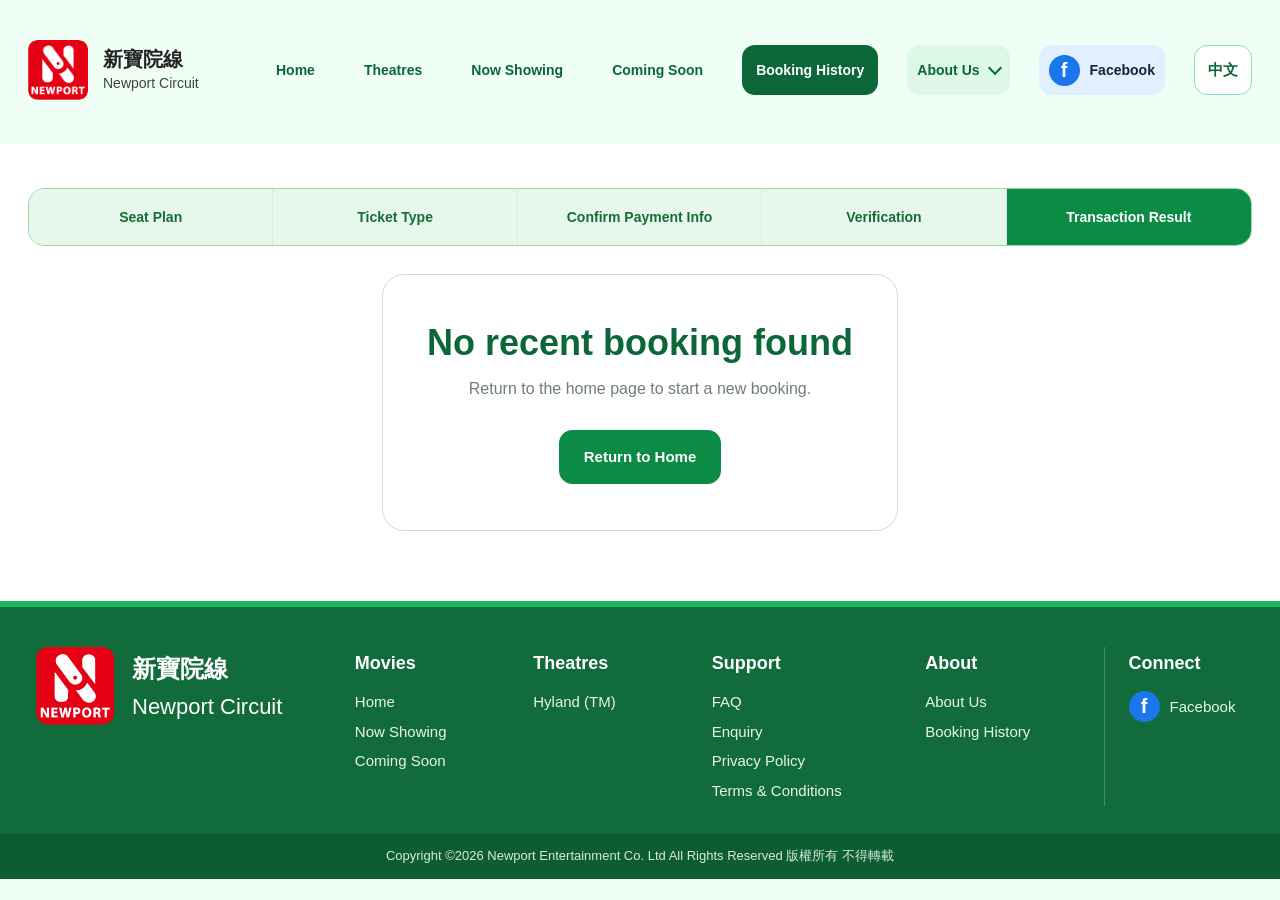
<file: transaction-result.html>
<!DOCTYPE html>
<html lang="en">
<head>
  <meta charset="UTF-8">
  <meta name="viewport" content="width=device-width, initial-scale=1.0">
  <title>Newport Circuit | Transaction Result</title>
  <meta name="description" content="Booking confirmation for the completed Newport Circuit transaction.">
  <link rel="stylesheet" href="css/base.css">
  <link rel="stylesheet" href="css/components.css">
  <link rel="stylesheet" href="css/booking-flow.css">
</head>
<body data-booking-step="transaction-result">
<header class="site-header">
  <div class="header-container">
    <a class="brand" href="index.html" aria-label="Newport Circuit Home">
      <img class="brand-logo" src="assets/images/newport-logo.png" alt="Newport Circuit logo">
      <div class="brand-text"><span class="brand-name-zh">新寶院線</span><span class="brand-name-en">Newport Circuit</span></div>
    </a>
    <nav class="main-navigation" aria-label="Main navigation">
      <a class="nav-link" href="index.html">Home</a>
      <a class="nav-link">Theatres</a>
      <a class="nav-link" href="index.html#now-showing">Now Showing</a>
      <a class="nav-link">Coming Soon</a>
      <a class="nav-link nav-link-primary" href="booking-history.html">Booking History</a>
      <div class="nav-dropdown">
        <button class="nav-dropdown-toggle" id="about-toggle" type="button" aria-expanded="false" aria-controls="about-menu"><span>About Us</span><span class="dropdown-arrow" aria-hidden="true"></span></button>
        <div class="nav-dropdown-menu" id="about-menu" hidden><a>About Us</a><a href="faq.html">FAQ</a><a href="enquiry.html">Enquiry</a></div>
      </div>
      <a class="facebook-link" href="https://www.facebook.com/pages/%E6%96%B0%E5%AF%B6%E9%99%A2%E7%B7%9A-Newport-Circuit/109670132383508" aria-label="Newport Circuit Facebook"><span class="facebook-icon" aria-hidden="true">f</span><span>Facebook</span></a>
      <button class="language-button" type="button" id="language-button" aria-label="Switch language">中文</button>
    </nav>
    <button class="mobile-menu-button" id="mobile-menu-button" type="button" aria-label="Open navigation menu" aria-expanded="false"><span></span><span></span><span></span></button>
  </div>
</header>
<main class="flow-page-main">
  <div class="page-container booking-flow-container">
    <nav class="flow-progress" aria-label="Booking progress">
  <span class="flow-progress-step completed">Seat Plan</span>
  <span class="flow-progress-step completed">Ticket Type</span>
  <span class="flow-progress-step completed">Confirm Payment Info</span>
  <span class="flow-progress-step completed">Verification</span>
  <span class="flow-progress-step current">Transaction Result</span>
</nav>
    <section class="flow-card result-card" aria-labelledby="result-heading">
      <div class="result-check" aria-hidden="true">✓</div>
      <h1 id="result-heading">Booking successful</h1>
      <p class="result-lead">Your booking has been confirmed. You can view it in Booking History or return to the home page to book another movie.</p>
      <div class="result-reference"><span>Booking reference</span><strong id="result-reference">—</strong></div>
      <div class="result-summary" id="result-summary"></div>
      <div class="result-actions">
        <a class="flow-primary-button" href="booking-history.html">View Booking History</a>
        <a class="flow-secondary-button" id="book-another-movie" href="index.html">Book another movie</a>
      </div>
    </section>
  </div>
</main>
<footer class="site-footer">
  <div class="footer-container">
    <div class="footer-brand"><img src="assets/images/newport-logo.png" alt="" class="footer-logo"><div><strong>新寶院線</strong><span>Newport Circuit</span></div></div>
    <div class="footer-column"><h2>Movies</h2><a href="index.html">Home</a><a href="index.html#now-showing">Now Showing</a><a>Coming Soon</a></div>
    <div class="footer-column"><h2>Theatres</h2><a>Hyland (TM)</a></div>
    <div class="footer-column"><h2>Support</h2><a href="faq.html">FAQ</a><a href="enquiry.html">Enquiry</a><a>Privacy Policy</a><a>Terms &amp; Conditions</a></div>
    <div class="footer-column"><h2>About</h2><a>About Us</a><a href="booking-history.html">Booking History</a></div>
    <div class="footer-column footer-connect"><h2>Connect</h2><a href="https://www.facebook.com/pages/%E6%96%B0%E5%AF%B6%E9%99%A2%E7%B7%9A-Newport-Circuit/109670132383508"><span class="facebook-icon" aria-hidden="true">f</span>Facebook</a></div>
  </div>
  <div class="footer-bottom"><p>Copyright ©2026 Newport Entertainment Co. Ltd All Rights Reserved 版權所有 不得轉載</p></div>
</footer>
<script src="js/common.js"></script>
<script src="js/booking-flow.js"></script>
</body>
</html>
</file>
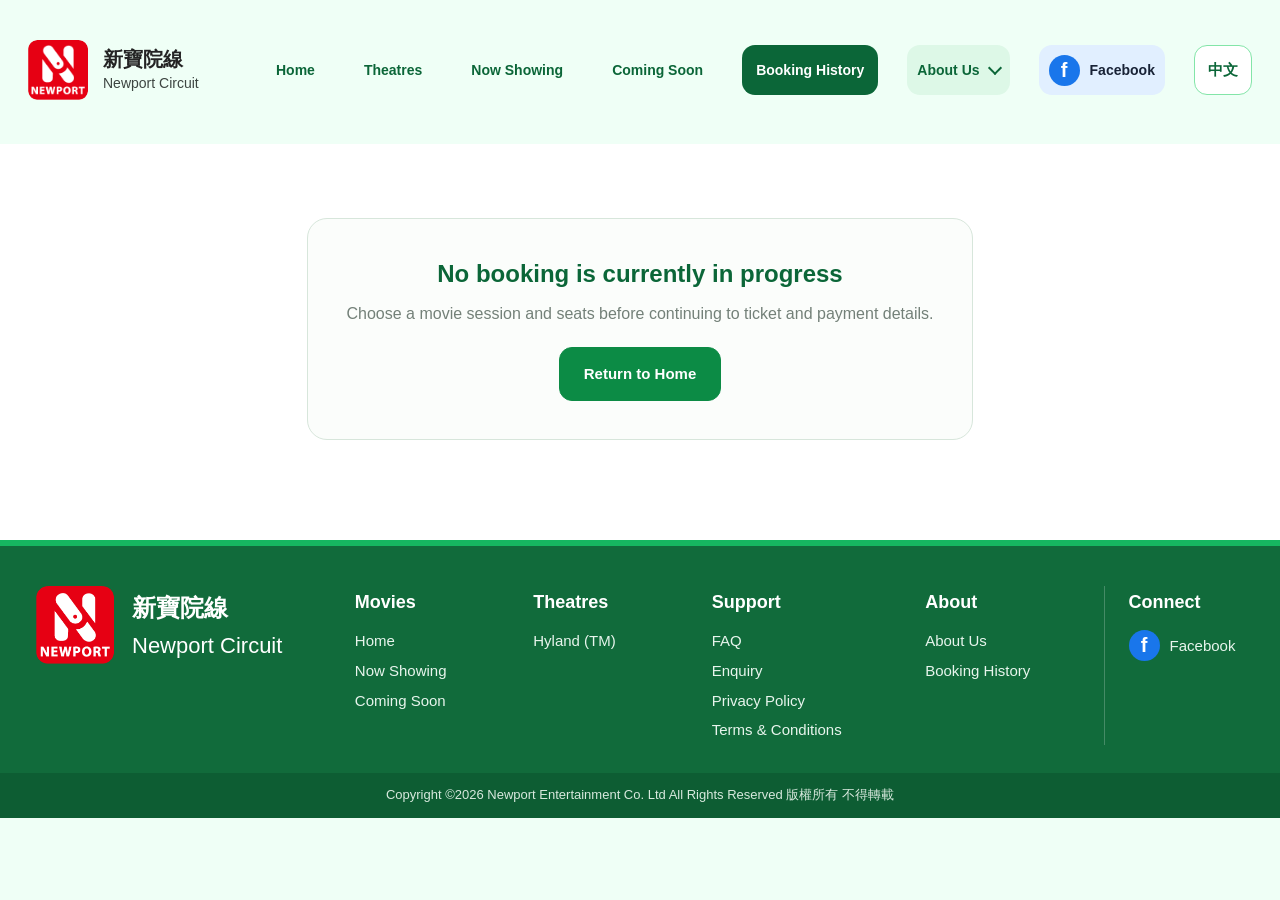
<file: verification.html>
<!DOCTYPE html>
<html lang="en">
<head>
  <meta charset="UTF-8">
  <meta name="viewport" content="width=device-width, initial-scale=1.0">
  <title>Newport Circuit | Verification</title>
  <meta name="description" content="Review and confirm the selected Newport Circuit booking.">
  <link rel="stylesheet" href="css/base.css">
  <link rel="stylesheet" href="css/components.css">
  <link rel="stylesheet" href="css/booking-flow.css">
</head>
<body data-booking-step="verification">
<header class="site-header">
  <div class="header-container">
    <a class="brand" href="index.html" aria-label="Newport Circuit Home">
      <img class="brand-logo" src="assets/images/newport-logo.png" alt="Newport Circuit logo">
      <div class="brand-text"><span class="brand-name-zh">新寶院線</span><span class="brand-name-en">Newport Circuit</span></div>
    </a>
    <nav class="main-navigation" aria-label="Main navigation">
      <a class="nav-link" href="index.html">Home</a>
      <a class="nav-link">Theatres</a>
      <a class="nav-link" href="index.html#now-showing">Now Showing</a>
      <a class="nav-link">Coming Soon</a>
      <a class="nav-link nav-link-primary" href="booking-history.html">Booking History</a>
      <div class="nav-dropdown">
        <button class="nav-dropdown-toggle" id="about-toggle" type="button" aria-expanded="false" aria-controls="about-menu"><span>About Us</span><span class="dropdown-arrow" aria-hidden="true"></span></button>
        <div class="nav-dropdown-menu" id="about-menu" hidden><a>About Us</a><a href="faq.html">FAQ</a><a href="enquiry.html">Enquiry</a></div>
      </div>
      <a class="facebook-link" href="https://www.facebook.com/pages/%E6%96%B0%E5%AF%B6%E9%99%A2%E7%B7%9A-Newport-Circuit/109670132383508" aria-label="Newport Circuit Facebook"><span class="facebook-icon" aria-hidden="true">f</span><span>Facebook</span></a>
      <button class="language-button" type="button" id="language-button" aria-label="Switch language">中文</button>
    </nav>
    <button class="mobile-menu-button" id="mobile-menu-button" type="button" aria-label="Open navigation menu" aria-expanded="false"><span></span><span></span><span></span></button>
  </div>
</header>
<main class="flow-page-main">
  <div class="page-container booking-flow-container">
    <nav class="flow-progress" aria-label="Booking progress">
  <span class="flow-progress-step completed">Seat Plan</span>
  <span class="flow-progress-step completed">Ticket Type</span>
  <span class="flow-progress-step completed">Confirm Payment Info</span>
  <span class="flow-progress-step current">Verification</span>
  <span class="flow-progress-step ">Transaction Result</span>
</nav>
    <section class="flow-session-card" id="flow-session-card" aria-label="Selected booking session">
  <img class="flow-session-poster" id="flow-movie-poster" src="assets/images/movie-minions.png" alt="Selected movie poster">
  <div class="flow-session-copy">
    <p class="flow-session-eyebrow">Selected movie</p>
    <h2 class="flow-session-title" id="flow-movie-title">Selected movie</h2>
    <p class="flow-session-meta" id="flow-cinema">Cinema</p>
    <p class="flow-session-meta" id="flow-showtime">Show time</p>
  </div>
  <div class="flow-seat-badge"><span>Selected seats</span><strong id="flow-seats">—</strong></div>
</section>
    <div class="verification-layout">
      <section class="flow-card" aria-labelledby="verification-heading">
        <p class="flow-card-kicker">Final review</p>
        <h1 id="verification-heading">Review and confirm your booking</h1>
        <p class="flow-card-intro">Check the details below before confirming the purchase.</p>
        <dl class="review-list" id="verification-review"></dl>
        <div class="confirm-checkbox">
          <input id="confirm-booking-checkbox" type="checkbox">
          <label for="confirm-booking-checkbox">I confirm that the movie session, seats and ticket quantities above are correct.</label>
        </div>
        <div class="flow-feedback" id="flow-feedback" role="status" aria-live="polite" hidden></div>
        <div class="flow-actions">
          <a class="flow-secondary-button" href="payment.html">Back to payment</a>
          <button class="flow-primary-button" id="confirm-purchase-button" type="button" disabled>Confirm purchase</button>
        </div>
      </section>
      <aside class="flow-card order-summary-card" aria-labelledby="verification-total-heading">
        <p class="flow-card-kicker">Payment summary</p>
        <h2 id="verification-total-heading">Final total</h2>
        <ul class="order-summary-list" id="verification-ticket-list"></ul>
        <div class="order-total-row"><span>Total</span><strong id="verification-total">HK$0</strong></div>
        <p class="order-note" id="verification-payment-method">Payment method: Card</p>
      </aside>
    </div>
  </div>
</main>
<footer class="site-footer">
  <div class="footer-container">
    <div class="footer-brand"><img src="assets/images/newport-logo.png" alt="" class="footer-logo"><div><strong>新寶院線</strong><span>Newport Circuit</span></div></div>
    <div class="footer-column"><h2>Movies</h2><a href="index.html">Home</a><a href="index.html#now-showing">Now Showing</a><a>Coming Soon</a></div>
    <div class="footer-column"><h2>Theatres</h2><a>Hyland (TM)</a></div>
    <div class="footer-column"><h2>Support</h2><a href="faq.html">FAQ</a><a href="enquiry.html">Enquiry</a><a>Privacy Policy</a><a>Terms &amp; Conditions</a></div>
    <div class="footer-column"><h2>About</h2><a>About Us</a><a href="booking-history.html">Booking History</a></div>
    <div class="footer-column footer-connect"><h2>Connect</h2><a href="https://www.facebook.com/pages/%E6%96%B0%E5%AF%B6%E9%99%A2%E7%B7%9A-Newport-Circuit/109670132383508"><span class="facebook-icon" aria-hidden="true">f</span>Facebook</a></div>
  </div>
  <div class="footer-bottom"><p>Copyright ©2026 Newport Entertainment Co. Ltd All Rights Reserved 版權所有 不得轉載</p></div>
</footer>
<script src="js/common.js"></script>
<script src="js/booking-flow.js"></script>
</body>
</html>
</file>
<file: css/base.css>
/* ============================================================
   NEWPORT CIRCUIT — SHARED DESIGN SYSTEM
   Used by Home, FAQ, Seat Selection and Booking History
============================================================ */

*,
*::before,
*::after {
  box-sizing: border-box;
}

html {
  scroll-behavior: smooth;
}

body {
  margin: 0;
  min-width: 320px;
  overflow-x: hidden;
  font-family: "Segoe UI", Arial, "Helvetica Neue", Helvetica, "PingFang TC", "Microsoft JhengHei", sans-serif;
  color: #0b6638;
  background: #effff6;
  line-height: 1.45;
}

img {
  display: block;
  max-width: 100%;
}

a {
  color: inherit;
  text-decoration: none;
}

button,
input,
select {
  font: inherit;
}

button,
select {
  cursor: pointer;
}

button {
  border: 0;
}

fieldset {
  min-width: 0;
  margin: 0;
  padding: 0;
  border: 0;
}

[hidden] {
  display: none !important;
}

:root {
  --page-max: 1520px;
  --page-gutter: 36px;
  --page-bg: #effff6;
  --header-bg: #effff6;
  --green-dark: #0b6638;
  --green: #0c8b45;
  --green-hover: #08743a;
  --green-soft: #def7e8;
  --green-pale: #f5fff8;
  --green-border: #83e5a8;
  --green-border-soft: #cde7d6;
  --text-muted: #75839a;
  --text-body: #475a50;
  --facebook: #1976eb;
  --facebook-bg: #e1efff;
  --footer: #116b3b;
  --footer-dark: #0d5d33;
  --orange-bg: #fff0d8;
  --orange-text: #98580d;
  --radius-lg: 24px;
  --radius-md: 16px;
  --radius-sm: 11px;
}

.page-container,
.header-container,
.footer-container {
  width: min(var(--page-max), calc(100% - (var(--page-gutter) * 2)));
  margin-inline: auto;
}


/* ============================================================
   HEADER
============================================================ */

.site-header {
  width: 100%;
  padding: 16px 0 20px;
  background: var(--header-bg);
}

.header-container {
  min-height: 108px;
  display: grid;
  grid-template-columns: 245px minmax(0, 1fr);
  align-items: center;
  column-gap: 28px;
}

.brand {
  min-width: 0;
  display: flex;
  align-items: center;
  gap: 15px;
}

.brand-logo {
  width: 66px;
  height: 66px;
  flex: 0 0 auto;
  object-fit: contain;
  border-radius: 9px;
}

.brand-text {
  min-width: 0;
  display: flex;
  flex-direction: column;
  white-space: nowrap;
}

.brand-name-zh {
  color: #242424;
  font-size: 23px;
  font-weight: 700;
  line-height: 1.15;
}

.brand-name-en {
  margin-top: 4px;
  color: #3d4541;
  font-size: 16px;
  line-height: 1.2;
}

.main-navigation {
  min-width: 0;
  display: flex;
  align-items: center;
  justify-content: space-between;
  gap: 10px;
}

.nav-link,
.nav-dropdown-toggle,
.facebook-link,
.language-button {
  min-height: 50px;
  white-space: nowrap;
}

.nav-link,
.nav-dropdown-toggle {
  display: inline-flex;
  align-items: center;
  justify-content: center;
  padding: 0 14px;
  border-radius: 13px;
  color: var(--green-dark);
  background: transparent;
  font-size: 16px;
  font-weight: 700;
}

.nav-link:hover,
.nav-dropdown-toggle:hover {
  background: #dcf7e7;
}

.nav-link.active {
  padding-inline: 20px;
  color: #fff;
  background: var(--green);
}

.nav-link-primary {
  padding-inline: 19px;
  color: #fff;
  background: var(--green-dark);
}

.nav-dropdown {
  position: relative;
}

.nav-dropdown-toggle {
  gap: 10px;
  background: #ddf8e7;
}

.dropdown-arrow {
  width: 10px;
  height: 10px;
  border-right: 2.5px solid currentColor;
  border-bottom: 2.5px solid currentColor;
  transform: translateY(-2px) rotate(45deg);
}

.nav-dropdown-menu {
  position: absolute;
  z-index: 30;
  top: calc(100% + 8px);
  left: 0;
  min-width: 180px;
  padding: 8px;
  border: 1px solid #cae8d4;
  border-radius: 14px;
  background: #fff;
  box-shadow: 0 12px 30px rgba(11, 76, 40, 0.12);
}

.nav-dropdown-menu a {
  display: block;
  padding: 10px 12px;
  border-radius: 9px;
  font-weight: 600;
}

.nav-dropdown-menu a:hover,
.nav-dropdown-menu a:focus-visible {
  background: var(--green-pale);
}

.facebook-link {
  display: inline-flex;
  align-items: center;
  gap: 10px;
  padding: 0 14px;
  border-radius: 13px;
  color: #182236;
  background: var(--facebook-bg);
  font-size: 16px;
  font-weight: 700;
}

.facebook-icon {
  width: 31px;
  height: 31px;
  flex: 0 0 auto;
  display: inline-flex;
  align-items: center;
  justify-content: center;
  border-radius: 50%;
  color: #fff;
  background: var(--facebook);
  font-size: 20px;
  font-weight: 700;
}

.language-button {
  min-width: 66px;
  padding: 0 13px;
  border: 1.5px solid var(--green-border);
  border-radius: 13px;
  color: var(--green-dark);
  background: #fff;
  font-size: 17px;
  font-weight: 700;
}

.mobile-menu-button {
  display: none;
  width: 46px;
  height: 46px;
  margin-left: auto;
  padding: 10px;
  border-radius: 10px;
  background: transparent;
}

.mobile-menu-button span {
  display: block;
  height: 3px;
  margin: 5px 0;
  border-radius: 8px;
  background: var(--green-dark);
}

/* ============================================================
   FOOTER
============================================================ */

.site-footer {
  width: 100%;
  border-top: 6px solid #16b760;
  color: #fff;
  background: var(--footer);
}

.footer-container {
  padding: 40px 8px 28px;
  display: grid;
  grid-template-columns: 2fr 1fr 1fr 1.25fr 1fr 1fr;
  gap: 38px;
}

.footer-brand {
  display: flex;
  align-items: flex-start;
  gap: 18px;
}

.footer-logo {
  width: 78px;
  height: 78px;
  object-fit: contain;
  border-radius: 10px;
}

.footer-brand div {
  padding-top: 5px;
  display: flex;
  flex-direction: column;
}

.footer-brand strong {
  font-size: 24px;
}

.footer-brand span {
  margin-top: 4px;
  font-size: 22px;
}

.footer-column {
  display: flex;
  flex-direction: column;
  align-items: flex-start;
}

.footer-column h2 {
  margin: 3px 0 11px;
  font-size: 18px;
}

.footer-column a {
  margin: 4px 0;
  color: #e8f5ed;
  font-size: 15px;
}

.footer-column a:hover {
  color: #fff;
  text-decoration: underline;
}

.footer-connect {
  padding-left: 24px;
  border-left: 1px solid rgba(255, 255, 255, 0.22);
}

.footer-connect a {
  display: flex;
  align-items: center;
  gap: 10px;
}

.footer-bottom {
  padding: 13px 18px;
  text-align: center;
  background: var(--footer-dark);
}

.footer-bottom p {
  margin: 0;
  color: #d8e9de;
  font-size: 13px;
}

/* ============================================================
   ACCESSIBILITY
============================================================ */

a:focus-visible,
button:focus-visible,
input:focus-visible,
select:focus-visible {
  outline: 3px solid #f0a000;
  outline-offset: 3px;
}

/* ============================================================
   SHARED RESPONSIVE
============================================================ */

@media (max-width: 1420px) {
  :root {
    --page-gutter: 28px;
  }

  .header-container {
    grid-template-columns: 220px minmax(0, 1fr);
    column-gap: 18px;
  }

  .brand-logo {
    width: 60px;
    height: 60px;
  }

  .brand-name-zh {
    font-size: 20px;
  }

  .brand-name-en {
    font-size: 14px;
  }

  .main-navigation {
    gap: 6px;
  }

  .nav-link,
  .nav-dropdown-toggle {
    padding-inline: 10px;
    font-size: 14px;
  }

  .nav-link.active,
  .nav-link-primary {
    padding-inline: 14px;
  }

  .facebook-link {
    padding-inline: 10px;
    font-size: 14px;
  }

  .language-button {
    min-width: 58px;
    font-size: 15px;
  }
}

@media (max-width: 1180px) {
  .header-container {
    position: relative;
    display: flex;
  }

  .main-navigation {
    display: none;
  }

  .main-navigation.mobile-open {
    position: absolute;
    z-index: 40;
    top: calc(100% + 8px);
    right: 0;
    width: min(360px, calc(100vw - 40px));
    padding: 14px;
    display: grid;
    grid-template-columns: 1fr;
    gap: 8px;
    border: 1px solid var(--green-border-soft);
    border-radius: 16px;
    background: #fff;
    box-shadow: 0 14px 32px rgba(11, 76, 40, 0.14);
  }

  .main-navigation.mobile-open .nav-link,
  .main-navigation.mobile-open .nav-dropdown-toggle,
  .main-navigation.mobile-open .facebook-link,
  .main-navigation.mobile-open .language-button {
    width: 100%;
    justify-content: flex-start;
  }

  .main-navigation.mobile-open .nav-dropdown {
    width: 100%;
  }

  .main-navigation.mobile-open .nav-dropdown-toggle {
    justify-content: space-between;
  }

  .main-navigation.mobile-open .nav-dropdown-menu {
    position: static;
    margin-top: 6px;
    box-shadow: none;
  }

  .mobile-menu-button {
    display: block;
  }

  .footer-container {
    grid-template-columns: 2fr 1fr 1fr;
    row-gap: 30px;
  }

  .footer-connect {
    padding-left: 0;
    border-left: 0;
  }
}

@media (max-width: 760px) {
  :root {
    --page-gutter: 14px;
  }

  .site-header {
    padding: 8px 0 10px;
  }

  .header-container {
    min-height: 80px;
  }

  .brand-logo {
    width: 52px;
    height: 52px;
  }

  .brand-name-zh {
    font-size: 18px;
  }

  .brand-name-en {
    font-size: 13px;
  }


  .footer-container {
    grid-template-columns: 1fr 1fr;
    gap: 28px 22px;
  }

  .footer-brand {
    grid-column: 1 / -1;
  }
}

@media (max-width: 460px) {
  .footer-container {
    grid-template-columns: 1fr;
  }

  .footer-brand {
    grid-column: auto;
  }
}
</file>
<file: css/components.css>
/* ============================================================
   NEWPORT CIRCUIT — SHARED UI COMPONENTS
   Reusable headings and primary action buttons
============================================================ */

.section-title {
  margin: 0;
  color: var(--green-dark);
  font-size: 32px;
  font-weight: 700;
  line-height: 1.18;
  letter-spacing: -0.015em;
}

.primary-button {
  min-height: 46px;
  display: inline-flex;
  align-items: center;
  justify-content: center;
  padding: 0 24px;
  border-radius: 11px;
  color: #fff;
  background: var(--green);
  font-weight: 700;
  text-align: center;
  transition: background-color 0.18s ease, transform 0.18s ease;
}

.primary-button:hover {
  background: var(--green-hover);
}

.primary-button:active {
  transform: translateY(1px);
}

@media (max-width: 760px) {
  .section-title {
    font-size: 27px;
  }
}
</file>
<file: css/home.css>
/* ============================================================
   NEWPORT CIRCUIT — HOME PAGE
============================================================ */

.hero-section {
  width: min(var(--page-max), calc(100% - (var(--page-gutter) * 2)));
  aspect-ratio: 1600 / 480;
  margin-inline: auto;
  display: grid;
  grid-template-columns: 65.625% 34.375%;
  overflow: hidden;
  background: #250704;
}

.hero-artwork-panel {
  position: relative;
  min-width: 0;
  overflow: hidden;
}

.hero-composite-image {
  width: 152.381%;
  height: 100%;
  max-width: none;
  display: block;
  object-fit: cover;
  object-position: left center;
}

.hero-video-panel {
  min-width: 0;
  display: flex;
  flex-direction: column;
  align-items: center;
  justify-content: center;
  gap: 10px;
  padding: 6.5% 8%;
  background: #5a160c;
}

.hero-video-player {
  width: 100%;
  aspect-ratio: 16 / 9;
  display: block;
  border: 1px solid rgba(255, 255, 255, 0.22);
  background: #000;
}

.hero-video-player:focus-visible,
.hero-video-fallback:focus-visible {
  outline: 3px solid #fff;
  outline-offset: 3px;
}

.hero-video-fallback {
  color: rgba(255, 255, 255, 0.86);
  font-size: 12px;
  text-decoration: underline;
  text-underline-offset: 3px;
}


.showtime-search-section {
  padding: 28px 0 18px;
  background: var(--page-bg);
}

.showtime-search-section .section-title {
  margin-bottom: 20px;
}

.showtime-search-panel {
  padding: 23px 25px;
  border: 1.5px solid var(--green-border);
  border-radius: var(--radius-lg);
  background: #fff;
}

.filter-grid {
  display: grid;
  grid-template-columns: 1fr 1.65fr 0.95fr 1.25fr;
  gap: 22px;
  align-items: end;
}

.filter-group {
  min-width: 0;
}

.filter-group label,
.filter-group legend,
.date-label,
.showtime-label {
  display: block;
  margin-bottom: 7px;
  color: var(--green-dark);
  font-size: 13px;
  font-weight: 700;
}

.cinema-filter select,
.search-input-wrapper input {
  width: 100%;
  height: 51px;
  border: 1.5px solid var(--green-border);
  border-radius: 13px;
  color: var(--green-dark);
  background: #fff;
  outline: none;
}

.cinema-filter select {
  padding: 0 44px 0 17px;
  appearance: none;
  font-size: 16px;
  font-weight: 700;
  background:
    linear-gradient(45deg, transparent 50%, var(--green-dark) 50%) calc(100% - 22px) 22px / 7px 7px no-repeat,
    linear-gradient(135deg, var(--green-dark) 50%, transparent 50%) calc(100% - 16px) 22px / 7px 7px no-repeat,
    #f5fff8;
}

.search-input-wrapper {
  position: relative;
}

.search-input-wrapper input {
  padding: 0 16px 0 51px;
  color: #324d3d;
  font-size: 15px;
}

.search-input-wrapper input::placeholder {
  color: #8090a6;
}

.search-icon {
  position: absolute;
  left: 17px;
  top: 50%;
  width: 19px;
  height: 19px;
  transform: translateY(-50%);
  border: 3px solid var(--green-dark);
  border-radius: 50%;
  pointer-events: none;
}

.search-icon::after {
  content: "";
  position: absolute;
  right: -7px;
  bottom: -5px;
  width: 10px;
  height: 3px;
  border-radius: 2px;
  background: var(--green-dark);
  transform: rotate(45deg);
}

.segmented-control {
  display: flex;
  gap: 10px;
}

.time-options {
  justify-content: flex-end;
}

.filter-button {
  min-width: 70px;
  height: 51px;
  padding: 0 16px;
  border: 1.5px solid var(--green-border);
  border-radius: 13px;
  color: var(--green-dark);
  background: var(--green-pale);
  font-size: 14px;
  font-weight: 700;
}

.filter-button.active {
  color: #fff;
  border-color: var(--green);
  background: var(--green);
}

.date-filter-row {
  margin-top: 14px;
  display: flex;
  align-items: center;
  gap: 11px;
}

.date-label {
  min-width: 43px;
  margin-bottom: 0;
}

.date-options {
  flex: 1;
  display: flex;
  align-items: center;
  gap: 9px;
  min-width: 0;
}

.date-button {
  min-width: 82px;
  height: 48px;
  padding: 4px 10px;
  display: flex;
  flex-direction: column;
  align-items: center;
  justify-content: center;
  border: 1.5px solid var(--green-border);
  border-radius: 12px;
  color: var(--green-dark);
  background: var(--green-pale);
  line-height: 1.05;
}

.date-button strong {
  font-size: 14px;
}

.date-button span {
  margin-top: 4px;
  color: #6c7c91;
  font-size: 11px;
}

.date-button.active {
  min-width: 104px;
  color: #fff;
  border-color: var(--green);
  background: var(--green);
  font-weight: 700;
}

.date-button.active span {
  color: #fff;
}

.first-available {
  min-width: 105px;
}

.first-available span {
  font-size: 10px;
  white-space: nowrap;
}

.find-showtimes-button {
  min-width: 154px;
  height: 48px;
  margin-left: auto;
  font-size: 14px;
}

.now-showing-section {
  min-height: 520px;
  padding: 12px 0 76px;
  background: var(--page-bg);
}

.section-heading {
  margin-bottom: 22px;
}

.section-heading p {
  margin: 5px 0 0;
  color: var(--text-muted);
  font-size: 14px;
}

.movie-list {
  display: flex;
  flex-direction: column;
  gap: 17px;
}

.movie-card {
  min-height: 184px;
  padding: 17px 25px;
  display: grid;
  grid-template-columns: minmax(390px, 1.3fr) minmax(390px, 1.15fr) 130px;
  align-items: center;
  gap: 26px;
  border: 1px solid #dce7e2;
  border-radius: 18px;
  background: #fff;
}

.movie-summary {
  min-width: 0;
  display: flex;
  align-items: center;
  gap: 22px;
}

.movie-thumbnail {
  width: 112px;
  height: 150px;
  flex: 0 0 auto;
  object-fit: cover;
  border-radius: 9px;
}

.movie-information {
  min-width: 0;
}

.movie-information h3 {
  margin: 0 0 7px;
  color: var(--green-dark);
  font-size: 22px;
  line-height: 1.18;
  white-space: nowrap;
  overflow: hidden;
  text-overflow: ellipsis;
}

.movie-tags {
  display: flex;
  flex-wrap: wrap;
  gap: 7px;
  margin-bottom: 6px;
}

.movie-tag {
  min-height: 25px;
  display: inline-flex;
  align-items: center;
  padding: 3px 14px;
  border-radius: 8px;
  color: var(--green-dark);
  background: #dff8e7;
  font-size: 12px;
  font-weight: 700;
}

.first-available-tag {
  color: var(--orange-text);
  background: var(--orange-bg);
}

.movie-information p {
  margin: 0;
  color: var(--text-muted);
  font-size: 14px;
  line-height: 1.35;
  white-space: nowrap;
  overflow: hidden;
  text-overflow: ellipsis;
}

.movie-showtimes {
  min-width: 0;
}

.showtime-buttons {
  display: flex;
  flex-wrap: wrap;
  gap: 8px;
}

.showtime-button,
.more-showtimes-button {
  min-width: 96px;
  height: 37px;
  padding: 0 14px;
  border-radius: 10px;
  font-size: 13px;
  font-weight: 700;
}

.showtime-button {
  border: 2px solid #0aa34a;
  color: var(--green);
  background: #fff;
}

.extra-showtimes {
  display: contents;
}

.more-showtimes-button {
  border: 1.5px solid var(--green-border);
  color: var(--green-dark);
  background: #dcf9e7;
}

.movie-action {
  display: flex;
  justify-content: flex-end;
}

.book-button {
  min-width: 106px;
  min-height: 42px;
  padding-inline: 18px;
  font-size: 13px;
}

@media (max-width: 1420px) {
  .filter-grid {
    grid-template-columns: 1fr 1.55fr 1fr 1.25fr;
    gap: 16px;
  }

  .date-options {
    flex-wrap: wrap;
  }

  .movie-card {
    grid-template-columns: minmax(340px, 1.25fr) minmax(330px, 1fr) 115px;
  }
}

@media (max-width: 1180px) {
  .filter-grid {
    grid-template-columns: 1fr 1fr;
  }

  .date-filter-row {
    flex-wrap: wrap;
  }

  .date-options {
    order: 2;
    flex-basis: 100%;
  }

  .movie-card {
    grid-template-columns: 1fr 1fr;
  }

  .movie-action {
    grid-column: 1 / -1;
  }
}

@media (max-width: 760px) {
  .showtime-search-panel {
    padding: 18px 15px;
  }

  .filter-grid {
    grid-template-columns: 1fr;
  }

  .segmented-control {
    display: grid;
    grid-template-columns: repeat(3, 1fr);
  }

  .filter-button {
    width: 100%;
    min-width: 0;
  }

  .date-filter-row {
    display: block;
  }

  .date-label {
    margin-bottom: 7px;
  }

  .date-options {
    display: grid;
    grid-template-columns: repeat(2, 1fr);
    gap: 8px;
  }

  .date-button,
  .date-button.active,
  .first-available {
    width: 100%;
    min-width: 0;
  }

  .find-showtimes-button {
    width: 100%;
    margin-top: 13px;
  }

  .movie-card {
    display: block;
    padding: 18px;
  }

  .movie-summary {
    align-items: flex-start;
  }

  .movie-thumbnail {
    width: 94px;
    height: 126px;
  }

  .movie-information h3 {
    white-space: normal;
    font-size: 20px;
  }

  .movie-information p {
    white-space: normal;
  }

  .movie-showtimes {
    margin-top: 18px;
  }

  .showtime-button,
  .more-showtimes-button {
    min-width: calc(50% - 4px);
    flex-grow: 1;
  }

  .movie-action {
    margin-top: 18px;
  }

  .book-button {
    width: 100%;
  }
}

@media (max-width: 460px) {
  .date-options {
    grid-template-columns: 1fr;
  }
}


/* ============================================================
   HOME INTERACTION STATES
============================================================ */

.showtime-button {
  transition:
    background-color 0.16s ease,
    color 0.16s ease,
    box-shadow 0.16s ease;
}

.showtime-button:hover,
.showtime-button.selected {
  color: #fff;
  background: var(--green);
}

.showtime-button.selected {
  box-shadow: 0 0 0 3px rgba(12, 139, 69, 0.13);
}

.movie-card {
  position: relative;
}

.movie-card-feedback {
  grid-column: 1 / -1;
  margin: -6px 0 0;
  padding: 9px 12px;
  border-radius: 9px;
  color: #8b2d2d;
  background: #fff0f0;
  font-size: 13px;
}

.search-feedback:not(:empty) {
  margin-bottom: 14px;
  padding: 10px 13px;
  border: 1px solid var(--green-border-soft);
  border-radius: 10px;
  color: #315844;
  background: #f5fcf7;
  font-size: 13px;
}

.showtime-button[hidden] {
  display: none !important;
}
</file>
<file: css/booking-history.css>
/* ============================================================
   NEWPORT CIRCUIT — BOOKING HISTORY
   Booking history page

   Main revision:
   - clearer explanation of which card information is required
   - supported payment cards shown on the same page
   - uncollected-booking limitation explained before searching
   - help path separated from the three pre-search requirements
============================================================ */


/* ============================================================
   PAGE LAYOUT
============================================================ */

.booking-page-main {
  padding: 54px 0 68px;

  background: #ffffff;
}

.booking-page-layout {
  display: grid;

  grid-template-columns:
    minmax(0, 1.82fr)
    minmax(350px, 0.94fr);

  gap: 40px;

  align-items: start;
}


/* ============================================================
   SHARED CARD APPEARANCE
============================================================ */

.booking-search-card,
.booking-help-card,
.booking-need-help-card {
  border: 1.5px solid var(--green-border-soft);
  border-radius: 24px;

  background: #ffffff;
}


/* ============================================================
   LEFT — SEARCH FORM
============================================================ */

.booking-search-card {
  padding: 38px 54px 40px;
}

.booking-title {
  margin: 0;

  color: var(--green-dark);

  font-size: 38px;
  font-weight: 700;
  line-height: 1.15;

  letter-spacing: -0.018em;
}

.booking-subtitle {
  margin: 16px 0 28px;

  color: #78877e;

  font-size: 17px;
  line-height: 1.45;
}


/* Information banner */

.booking-info-banner {
  min-height: 72px;

  display: flex;
  align-items: center;

  gap: 17px;

  padding: 14px 18px;
  margin-bottom: 30px;

  border: 1.5px solid #b8e2c5;
  border-radius: 14px;

  color: #394b41;
  background: #e8f8ec;
}

.booking-info-icon,
.booking-privacy-icon {
  flex: 0 0 auto;

  display: inline-flex;
  align-items: center;
  justify-content: center;

  border: 1.5px solid #a7dcb8;
  border-radius: 50%;

  color: var(--green);
  background: #f4fff7;

  font-weight: 700;
}

.booking-info-icon {
  width: 43px;
  height: 43px;

  font-size: 20px;
}

.booking-info-banner > div {
  display: flex;
  flex-direction: column;

  gap: 3px;
}

.booking-info-banner strong {
  color: #34483d;

  font-size: 15px;
}

.booking-info-banner span:not(.booking-info-icon) {
  color: #718078;

  font-size: 14px;
  line-height: 1.45;
}


/* Form */

.booking-search-form {
  display: flex;
  flex-direction: column;
}

.booking-form-group {
  min-width: 0;
}

.booking-form-group label {
  display: block;

  margin-bottom: 8px;

  color: var(--green-dark);

  font-size: 15px;
  font-weight: 700;
}

.booking-form-group input {
  width: 100%;
  height: 66px;

  padding: 0 21px;

  border: 1.5px solid #b2dfbd;
  border-radius: 15px;

  outline: none;

  color: #34483d;
  background: #ffffff;

  font-size: 16px;

  transition:
    border-color 0.18s ease,
    box-shadow 0.18s ease;
}

.booking-form-group input::placeholder {
  color: #a1ada6;
}

.booking-form-group input:focus {
  border-color: var(--green);

  box-shadow:
    0 0 0 3px rgba(12, 139, 69, 0.08);
}

.booking-field-help {
  margin: 8px 0 0;

  color: #7d8b83;

  font-size: 13px;
  line-height: 1.45;
}


/* Verification */

.verification-row {
  display: grid;

  grid-template-columns:
    minmax(0, 1.25fr)
    230px;

  gap: 28px;

  align-items: end;

  margin-top: 22px;
}

.captcha-preview {
  position: relative;

  height: 66px;

  overflow: hidden;

  display: flex;
  align-items: center;
  justify-content: center;

  border: 1.5px solid #c5d9e8;
  border-radius: 15px;

  color: #2358a7;
  background: #f5f9ff;
}

.captcha-text {
  position: relative;
  z-index: 2;

  font-family:
    Georgia,
    "Times New Roman",
    serif;

  font-size: 33px;
  font-weight: 700;

  letter-spacing: 1px;

  transform: rotate(-3deg);
}

.captcha-line {
  position: absolute;
  z-index: 1;

  width: 170px;
  height: 2px;

  border-radius: 2px;

  opacity: 0.72;
}

.captcha-line-one {
  background: #72a2e8;

  transform: rotate(13deg);
}

.captcha-line-two {
  background: #ef7c88;

  transform: rotate(-11deg);
}


/* Actions */

.booking-form-actions {
  display: flex;
  align-items: center;
  justify-content: space-between;

  gap: 24px;

  margin-top: 24px;
}

.booking-search-button {
  min-width: 268px;
  min-height: 62px;

  font-size: 16px;
}

.booking-clear-button {
  min-width: 156px;
  min-height: 62px;

  padding: 0 24px;

  border: 1.5px solid #91d8a3;
  border-radius: 15px;

  color: var(--green);
  background: #f5fff7;

  font-size: 16px;
  font-weight: 700;

  cursor: pointer;

  transition:
    background-color 0.18s ease,
    border-color 0.18s ease;
}

.booking-clear-button:hover {
  border-color: var(--green);

  background: #eaf8ee;
}


/* Small clarification at the bottom of the form */

.booking-privacy-note {
  display: flex;
  align-items: flex-start;

  gap: 14px;

  margin-top: 28px;
  padding: 16px 18px;

  border: 1px solid #cfe3d4;
  border-radius: 14px;

  background: #f6fbf7;
}

.booking-privacy-icon {
  width: 34px;
  height: 34px;

  margin-top: 1px;

  font-size: 15px;
}

.booking-privacy-note strong {
  display: block;

  margin-bottom: 4px;

  color: var(--green-dark);

  font-size: 14px;
}

.booking-privacy-note p {
  margin: 0;

  color: #77857d;

  font-size: 13px;
  line-height: 1.5;
}


/* ============================================================
   RIGHT — PRE-SEARCH GUIDANCE
============================================================ */

.booking-help-column {
  display: flex;
  flex-direction: column;

  gap: 18px;
}

.booking-help-card {
  padding: 36px 40px 38px;
}

.booking-help-card h2,
.booking-need-help-card h2 {
  margin: 0;

  color: var(--green-dark);

  font-weight: 700;
  line-height: 1.2;
}

.booking-help-card h2 {
  font-size: 27px;
}

.booking-help-intro {
  margin: 18px 0 25px;

  color: #87938c;

  font-size: 15px;
}

.booking-help-list {
  display: flex;
  flex-direction: column;

  gap: 0;

  margin: 0;
  padding: 0;

  list-style: none;
}

.booking-help-list li {
  display: grid;

  grid-template-columns:
    50px
    minmax(0, 1fr);

  gap: 18px;

  align-items: start;

  padding: 22px 0;

  border-top: 1px solid #e0eee4;
}

.booking-help-list li:first-child {
  padding-top: 0;

  border-top: 0;
}

.booking-help-list li:last-child {
  padding-bottom: 0;
}

.help-step-number {
  width: 46px;
  height: 46px;

  display: inline-flex;
  align-items: center;
  justify-content: center;

  border: 1.5px solid #b7dfc1;
  border-radius: 50%;

  color: var(--green);
  background: #ecf9ef;

  font-size: 16px;
  font-weight: 700;
}

.booking-help-list h3 {
  margin: 3px 0 8px;

  color: var(--green-dark);

  font-size: 16px;
  font-weight: 700;
  line-height: 1.35;
}

.booking-help-list p {
  margin: 0;

  color: #748179;

  font-size: 14px;
  line-height: 1.6;
}


/* Supported cards */

.supported-card-list {
  display: flex;
  flex-wrap: wrap;

  gap: 8px;

  margin-top: 11px;
}

.supported-card-list span {
  display: inline-flex;
  align-items: center;
  justify-content: center;

  min-height: 30px;

  padding: 4px 12px;

  border: 1px solid #c8ddce;
  border-radius: 9px;

  color: #315c3f;
  background: #f7fbf8;

  font-size: 12px;
  font-weight: 700;
}


/* Need help card */

.booking-need-help-card {
  padding: 24px 28px;

  display: flex;
  align-items: center;
  justify-content: space-between;

  gap: 22px;

  background: #f8fcf9;
}

.booking-need-help-card h2 {
  font-size: 20px;
}

.booking-need-help-card p {
  margin: 7px 0 0;

  color: #79867f;

  font-size: 14px;
  line-height: 1.5;
}

.booking-enquiry-button {
  flex: 0 0 auto;

  min-width: 148px;
  min-height: 48px;

  display: inline-flex;
  align-items: center;
  justify-content: center;

  padding: 0 18px;

  border: 1.5px solid #9bd5a9;
  border-radius: 12px;

  color: var(--green);
  background: #ffffff;

  font-size: 14px;
  font-weight: 700;

  transition:
    background-color 0.18s ease,
    border-color 0.18s ease;
}

.booking-enquiry-button:hover {
  border-color: var(--green);

  background: #edf8f0;
}


/* ============================================================
   RESPONSIVE
============================================================ */

@media (max-width: 1120px) {

  .booking-page-layout {
    grid-template-columns: 1fr;
  }

  .booking-help-column {
    display: grid;

    grid-template-columns:
      minmax(0, 1.4fr)
      minmax(300px, 0.8fr);

    align-items: stretch;
  }

  .booking-need-help-card {
    flex-direction: column;

    align-items: stretch;
    justify-content: center;
  }

  .booking-enquiry-button {
    width: 100%;
  }

}


@media (max-width: 760px) {

  .booking-page-main {
    padding: 28px 0 44px;
  }

  .booking-page-layout {
    gap: 22px;
  }

  .booking-search-card,
  .booking-help-card,
  .booking-need-help-card {
    border-radius: 18px;
  }

  .booking-search-card {
    padding: 26px 20px;
  }

  .booking-title {
    font-size: 30px;
  }

  .booking-subtitle {
    margin: 12px 0 22px;

    font-size: 15px;
  }

  .booking-info-banner {
    align-items: flex-start;

    padding: 14px;
  }

  .booking-form-group input {
    height: 56px;

    padding-inline: 16px;
  }

  .verification-row {
    grid-template-columns: 1fr;

    gap: 14px;

    margin-top: 20px;
  }

  .captcha-preview {
    width: 100%;
    max-width: 260px;
    height: 58px;
  }

  .booking-form-actions {
    flex-direction: column;

    align-items: stretch;
  }

  .booking-search-button,
  .booking-clear-button {
    width: 100%;
    min-width: 0;
    min-height: 54px;
  }

  .booking-privacy-note {
    margin-top: 22px;
  }

  .booking-help-column {
    display: flex;
  }

  .booking-help-card {
    padding: 26px 20px;
  }

  .booking-help-card h2 {
    font-size: 24px;
  }

  .booking-help-list li {
    grid-template-columns:
      44px
      minmax(0, 1fr);

    gap: 14px;

    padding: 18px 0;
  }

  .help-step-number {
    width: 42px;
    height: 42px;
  }

  .booking-need-help-card {
    padding: 22px 20px;
  }

}

/* ============================================================
   BOOKING HISTORY — SEARCH FEEDBACK / RESULT
============================================================ */

.booking-search-feedback {
  margin-top: 20px;
  padding: 14px 16px;

  border: 1px solid #d4e3d8;
  border-radius: 12px;

  font-size: 14px;
  line-height: 1.5;
}

.booking-search-feedback.is-error {
  border-color: #efb8b8;
  color: #8a2828;
  background: #fff4f4;
}

.booking-search-feedback.is-success {
  border-color: #a8d9b5;
  color: #176a34;
  background: #effaf2;
}

.booking-result-card {
  margin-top: 22px;
  padding: 24px;

  border: 1.5px solid #afdcbc;
  border-radius: 18px;

  background: #fbfffc;
}

.booking-result-header {
  display: flex;
  align-items: flex-start;
  justify-content: space-between;

  gap: 20px;

  padding-bottom: 18px;
  margin-bottom: 18px;

  border-bottom: 1px solid #dcebe0;
}

.booking-result-eyebrow {
  margin: 0 0 5px;

  color: var(--green);
  font-size: 13px;
  font-weight: 700;
  text-transform: uppercase;
  letter-spacing: 0.04em;
}

.booking-result-header h2 {
  margin: 0;

  color: var(--green-dark);
  font-size: 23px;
  line-height: 1.3;
}

.booking-result-status {
  flex: 0 0 auto;

  padding: 7px 11px;

  border-radius: 999px;

  color: #176a34;
  background: #e7f7eb;

  font-size: 12px;
  font-weight: 700;
}

.booking-result-grid {
  display: grid;
  grid-template-columns: repeat(2, minmax(0, 1fr));

  gap: 18px 28px;

  margin: 0;
}

.booking-result-grid div {
  min-width: 0;
}

.booking-result-grid dt {
  margin-bottom: 5px;

  color: #7b8981;
  font-size: 12px;
  font-weight: 700;
  text-transform: uppercase;
  letter-spacing: 0.03em;
}

.booking-result-grid dd {
  margin: 0;

  color: #30483a;
  font-size: 15px;
  font-weight: 600;
  line-height: 1.45;
}

.booking-result-note {
  margin: 20px 0 0;
  padding-top: 15px;

  border-top: 1px solid #e2eee5;

  color: #829087;
  font-size: 12px;
  line-height: 1.5;
}

@media (max-width: 760px) {
  .booking-result-header {
    flex-direction: column;
  }

  .booking-result-grid {
    grid-template-columns: 1fr;
  }
}


/* ============================================================
   CAPTCHA IMAGE + PAYMENT BRAND ICONS
============================================================ */

.captcha-preview {
  padding: 0;
  background: #f5f9ff;
}

.captcha-image {
  width: 100%;
  height: 100%;
  display: block;
  object-fit: cover;
  border-radius: 13px;
}

.captcha-text,
.captcha-line {
  display: none;
}

.supported-card-list {
  align-items: center;
  gap: 10px;
}

.supported-card-list span {
  display: none;
}

.payment-card-logo {
  display: block;
  height: 38px;
  width: auto;
  object-fit: contain;
  border: 1px solid #d8e5dc;
  border-radius: 9px;
  background: #fff;
}

.payment-card-logo-visa {
  width: 92px;
}

.payment-card-logo-mastercard {
  width: 126px;
}

@media (max-width: 760px) {
  .payment-card-logo {
    height: 34px;
  }

  .payment-card-logo-visa {
    width: 82px;
  }

  .payment-card-logo-mastercard {
    width: 114px;
  }
}


/* ============================================================
   CAPTCHA REFRESH + PAYMENT ICON REFINEMENT
============================================================ */

.verification-row {
  grid-template-columns: minmax(0, 1.1fr) minmax(260px, 0.9fr);
}

.captcha-control-group {
  display: grid;
  grid-template-columns: minmax(190px, 1fr) auto;
  gap: 10px;
  align-items: center;
}

.captcha-preview {
  height: 64px;
  padding: 0;
  overflow: hidden;
  border: 1.5px solid #bfd6ea;
  border-radius: 14px;
  background: #f4f8ff;
}

.captcha-canvas {
  width: 100%;
  height: 100%;
  display: block;
}

.captcha-refresh-button {
  min-height: 48px;
  display: inline-flex;
  align-items: center;
  justify-content: center;
  gap: 7px;
  padding: 0 13px;
  border: 1.5px solid #b9ddc4;
  border-radius: 11px;
  color: var(--green);
  background: #f7fff9;
  font-size: 13px;
  font-weight: 700;
  cursor: pointer;
  white-space: nowrap;
}

.captcha-refresh-button:hover {
  border-color: var(--green);
  background: #ebf8ef;
}

.captcha-refresh-button span:first-child {
  font-size: 20px;
  line-height: 1;
}

.supported-card-list {
  gap: 10px;
}

.payment-card-logo {
  height: 48px;
  width: auto;
  border: 0;
  border-radius: 9px;
  background: transparent;
}

.payment-card-logo-visa {
  width: 116px;
}

.payment-card-logo-mastercard {
  width: 92px;
}

@media (max-width: 760px) {
  .verification-row,
  .captcha-control-group {
    grid-template-columns: 1fr;
  }

  .captcha-refresh-button {
    width: 100%;
  }

  .payment-card-logo {
    height: 44px;
  }
}


/* Dynamic locally stored booking records */
.booking-results {
  margin-top: 22px;
}

.booking-results .booking-result-card {
  margin-top: 0;
}

.booking-results .booking-result-card + .booking-result-card {
  margin-top: 16px;
}

.booking-result-reference {
  margin: 7px 0 0;
  color: #78877e;
  font-size: 12px;
  font-weight: 700;
  letter-spacing: 0.035em;
}
</file>
<file: css/enquiry.css>
/* ============================================================
   NEWPORT CIRCUIT — ENQUIRY
   Shared header/footer are inherited from base.css.
============================================================ */

.enquiry-page-main {
  padding: 46px 0 68px;
  background: #ffffff;
}

.enquiry-page-container {
  max-width: 1180px;
}

.enquiry-heading {
  max-width: 980px;
  margin: 0 auto 24px;
}

.enquiry-kicker {
  margin: 0 0 8px;
  color: var(--green);
  font-size: 13px;
  font-weight: 800;
  letter-spacing: 0.08em;
  text-transform: uppercase;
}

.enquiry-heading h1 {
  margin: 0;
  color: var(--green-dark);
  font-size: 40px;
  font-weight: 700;
  line-height: 1.15;
  letter-spacing: -0.02em;
}

.enquiry-heading > p:last-child {
  max-width: 720px;
  margin: 12px 0 0;
  color: #718078;
  font-size: 16px;
  line-height: 1.6;
}

.enquiry-form-card {
  max-width: 980px;
  margin: 0 auto;
  padding: 32px 34px 30px;
  border: 1.5px solid var(--green-border-soft);
  border-radius: 22px;
  background: #ffffff;
  box-shadow: 0 12px 32px rgba(11, 102, 56, 0.05);
}

.enquiry-field-grid {
  display: grid;
  grid-template-columns: repeat(3, minmax(0, 1fr));
  gap: 20px;
}

.enquiry-field label {
  display: block;
  margin-bottom: 8px;
  color: var(--green-dark);
  font-size: 15px;
  font-weight: 700;
}

.enquiry-field label span {
  color: #c93434;
}

.enquiry-field input,
.enquiry-field textarea {
  width: 100%;
  border: 1.5px solid #b9ddc4;
  border-radius: 13px;
  outline: none;
  color: #34483d;
  background: #ffffff;
  font-size: 15px;
  transition: border-color 0.18s ease, box-shadow 0.18s ease;
}

.enquiry-field input {
  height: 56px;
  padding: 0 16px;
}

.enquiry-field textarea {
  min-height: 170px;
  padding: 15px 16px;
  resize: vertical;
  line-height: 1.55;
}

.enquiry-field input::placeholder,
.enquiry-field textarea::placeholder {
  color: #9fada5;
}

.enquiry-field input:focus,
.enquiry-field textarea:focus {
  border-color: var(--green);
  box-shadow: 0 0 0 3px rgba(12, 139, 69, 0.08);
}

.enquiry-content-field {
  margin-top: 22px;
}

.enquiry-field-help {
  margin: 7px 0 0;
  color: #7d8b83;
  font-size: 12.5px;
  line-height: 1.45;
}

.enquiry-bottom-row {
  display: grid;
  grid-template-columns: minmax(230px, 1.05fr) minmax(260px, 0.9fr) auto;
  gap: 18px;
  align-items: end;
  margin-top: 22px;
}

.enquiry-captcha-control {
  display: grid;
  grid-template-columns: minmax(170px, 1fr) auto;
  gap: 9px;
  align-items: center;
}

.enquiry-captcha-image-wrap {
  height: 56px;
  overflow: hidden;
  border: 1.5px solid #bfd6ea;
  border-radius: 13px;
  background: #f4f8ff;
}

.enquiry-captcha-canvas {
  width: 100%;
  height: 100%;
  display: block;
}

.enquiry-captcha-refresh {
  min-height: 46px;
  display: inline-flex;
  align-items: center;
  justify-content: center;
  gap: 6px;
  padding: 0 12px;
  border: 1.5px solid #b9ddc4;
  border-radius: 11px;
  color: var(--green);
  background: #f7fff9;
  font-size: 13px;
  font-weight: 700;
  cursor: pointer;
  white-space: nowrap;
}

.enquiry-captcha-refresh:hover {
  border-color: var(--green);
  background: #ebf8ef;
}

.enquiry-captcha-refresh span:first-child {
  font-size: 19px;
  line-height: 1;
}

.enquiry-form-actions {
  display: flex;
  align-items: center;
  gap: 10px;
  margin: 0;
}

.enquiry-submit-button,
.enquiry-clear-button {
  min-height: 56px;
}

.enquiry-submit-button {
  min-width: 162px;
  font-size: 15px;
}

.enquiry-clear-button {
  min-width: 92px;
  padding: 0 18px;
  border: 1.5px solid #91d8a3;
  border-radius: 12px;
  color: var(--green);
  background: #f6fff8;
  font-size: 15px;
  font-weight: 700;
  cursor: pointer;
}

.enquiry-clear-button:hover {
  border-color: var(--green);
  background: #eaf8ee;
}

.enquiry-feedback {
  margin-top: 20px;
  padding: 15px 17px;
  border: 1px solid #d4e3d8;
  border-radius: 12px;
  font-size: 14px;
  line-height: 1.5;
}

.enquiry-feedback.is-error {
  border-color: #efb8b8;
  color: #8a2828;
  background: #fff4f4;
}

.enquiry-feedback.is-success {
  border-color: #a8d9b5;
  color: #176a34;
  background: #effaf2;
  font-weight: 600;
}

@media (max-width: 980px) {
  .enquiry-field-grid {
    grid-template-columns: repeat(2, minmax(0, 1fr));
  }

  .enquiry-field-grid .enquiry-field:last-child {
    grid-column: 1 / -1;
  }

  .enquiry-bottom-row {
    grid-template-columns: 1fr 1fr;
  }

  .enquiry-form-actions {
    grid-column: 1 / -1;
    justify-content: flex-end;
  }
}

@media (max-width: 760px) {
  .enquiry-page-main {
    padding: 28px 0 44px;
  }

  .enquiry-heading h1 {
    font-size: 31px;
  }

  .enquiry-heading > p:last-child {
    font-size: 15px;
  }

  .enquiry-form-card {
    padding: 23px 18px;
    border-radius: 18px;
  }

  .enquiry-field-grid,
  .enquiry-bottom-row,
  .enquiry-captcha-control {
    grid-template-columns: 1fr;
  }

  .enquiry-field-grid .enquiry-field:last-child,
  .enquiry-form-actions {
    grid-column: auto;
  }

  .enquiry-field input {
    height: 54px;
  }

  .enquiry-field textarea {
    min-height: 160px;
  }

  .enquiry-captcha-refresh,
  .enquiry-submit-button,
  .enquiry-clear-button {
    width: 100%;
  }

  .enquiry-form-actions {
    flex-direction: column;
    align-items: stretch;
  }
}
</file>
<file: css/faq.css>
/* ============================================================
   NEWPORT CIRCUIT — FAQ PAGE
   FAQ page
============================================================ */

.faq-page-main {
  padding: 16px 0 44px;
  background: var(--page-bg);
}

.faq-frame {
  width: min(var(--page-max), calc(100% - (var(--page-gutter) * 2)));
  margin-inline: auto;
  padding: 14px 34px 26px;
  border: 1.5px solid #c6e3cf;
  border-radius: 32px;
  background: rgba(255, 255, 255, 0.16);
}

.faq-page-title {
  margin: 0 0 24px;
  padding-left: 36px;
  color: var(--green-dark);
  font-size: 32px;
  font-weight: 700;
  line-height: 1.2;
}

.faq-layout {
  display: grid;
  grid-template-columns: 330px minmax(0, 1fr);
  gap: 40px;
  align-items: start;
}

/* ============================================================
   QUICK NAVIGATION
============================================================ */

.faq-sidebar {
  position: sticky;
  top: 20px;
  padding: 25px 22px;
  border: 1.5px solid #c7e1cf;
  border-radius: 26px;
  background: #fff;
}

.faq-sidebar h2 {
  margin: 0 0 24px 10px;
  color: var(--green-dark);
  font-size: 20px;
  font-weight: 700;
}

.faq-quick-nav {
  display: flex;
  flex-direction: column;
  gap: 12px;
}

.faq-nav-link {
  min-height: 72px;
  display: grid;
  grid-template-columns: 1fr auto;
  align-items: center;
  gap: 14px;
  padding: 10px 18px 10px 22px;
  border: 1.5px solid #bedfc8;
  border-radius: 21px;
  background: #fff;
  color: var(--green-dark);
  transition: background-color 0.16s ease, border-color 0.16s ease;
}

.faq-nav-link:hover,
.faq-nav-link.active {
  border-color: #91dca9;
  background: #e9f8ee;
}

.faq-nav-copy {
  min-width: 0;
}

.faq-nav-title {
  display: block;
  font-size: 18px;
  font-weight: 700;
  line-height: 1.15;
}

.faq-nav-subtitle {
  display: block;
  margin-top: 5px;
  color: #819088;
  font-size: 14px;
  line-height: 1.2;
}

.faq-nav-count {
  width: 46px;
  height: 38px;
  display: inline-flex;
  align-items: center;
  justify-content: center;
  border: 1.5px solid #c8e2d0;
  border-radius: 999px;
  background: #f6fff8;
  color: var(--green-dark);
  font-size: 14px;
  font-weight: 700;
}

/* ============================================================
   FAQ CONTENT
============================================================ */

.faq-content-panel {
  padding: 25px 26px 20px;
  border: 1.5px solid #c7e1cf;
  border-radius: 26px;
  background: #fff;
}

.faq-content-panel > h2 {
  margin: 0 0 24px 16px;
  color: var(--green-dark);
  font-size: 20px;
  font-weight: 700;
}

.faq-topic {
  scroll-margin-top: 24px;
  margin-bottom: 18px;
  overflow: hidden;
  border: 1.5px solid #c7e1cf;
  border-radius: 24px;
  background: #fff;
}

.faq-topic:last-child {
  margin-bottom: 0;
}

.faq-topic-header {
  min-height: 60px;
  display: flex;
  align-items: center;
  justify-content: space-between;
  gap: 20px;
  padding: 12px 28px;
  background: #f1f9f4;
}

.faq-topic-header h3 {
  margin: 0;
  color: var(--green-dark);
  font-size: 22px;
  font-weight: 700;
  line-height: 1.2;
}

.faq-topic-count {
  min-width: 76px;
  height: 34px;
  display: inline-flex;
  align-items: center;
  justify-content: center;
  padding-inline: 14px;
  border: 1px solid #c8e2d0;
  border-radius: 999px;
  color: var(--green-dark);
  background: #f6fff8;
  font-size: 13px;
  font-weight: 700;
}

.faq-question-list {
  padding: 10px 28px 8px;
}

.faq-question {
  display: grid;
  grid-template-columns: 58px minmax(0, 1fr);
  gap: 17px;
  padding: 17px 0;
  border-bottom: 1px solid #e2ece5;
}

.faq-question:last-child {
  border-bottom: 0;
}

.faq-question-number {
  width: 52px;
  height: 34px;
  display: inline-flex;
  align-items: center;
  justify-content: center;
  border: 1.5px solid #c6e5d0;
  border-radius: 999px;
  color: var(--green);
  background: #eefaf2;
  font-size: 13px;
  font-weight: 700;
}

.faq-question-copy h4 {
  margin: 0 0 7px;
  color: var(--green-dark);
  font-size: 16px;
  font-weight: 700;
  line-height: 1.3;
}

.faq-question-copy p {
  margin: 0;
  max-width: 860px;
  color: #4e5d55;
  font-size: 14px;
  line-height: 1.55;
}

/* ============================================================
   RESPONSIVE
============================================================ */

@media (max-width: 1180px) {
  .faq-frame {
    padding-inline: 24px;
  }

  .faq-page-title {
    padding-left: 10px;
  }

  .faq-layout {
    grid-template-columns: 270px minmax(0, 1fr);
    gap: 24px;
  }

  .faq-sidebar {
    padding: 20px 16px;
  }

  .faq-nav-link {
    padding-inline: 15px;
  }

  .faq-nav-title {
    font-size: 16px;
  }

  .faq-content-panel {
    padding-inline: 18px;
  }

  .faq-topic-header,
  .faq-question-list {
    padding-inline: 20px;
  }
}

@media (max-width: 900px) {
  .faq-frame {
    padding: 16px;
    border-radius: 24px;
  }

  .faq-layout {
    grid-template-columns: 1fr;
  }

  .faq-sidebar {
    position: static;
  }

  .faq-quick-nav {
    display: grid;
    grid-template-columns: repeat(2, minmax(0, 1fr));
  }

  .faq-nav-link {
    min-height: 66px;
  }
}

@media (max-width: 620px) {
  .faq-page-main {
    padding-top: 8px;
  }

  .faq-frame {
    padding: 12px;
  }

  .faq-page-title {
    margin-bottom: 16px;
    padding-left: 4px;
    font-size: 28px;
  }

  .faq-sidebar,
  .faq-content-panel {
    border-radius: 20px;
  }

  .faq-quick-nav {
    grid-template-columns: 1fr;
  }

  .faq-content-panel {
    padding: 20px 12px 14px;
  }

  .faq-content-panel > h2 {
    margin-left: 8px;
  }

  .faq-topic {
    border-radius: 18px;
  }

  .faq-topic-header {
    padding: 12px 16px;
  }

  .faq-topic-header h3 {
    font-size: 20px;
  }

  .faq-question-list {
    padding: 7px 16px 5px;
  }

  .faq-question {
    grid-template-columns: 1fr;
    gap: 8px;
    padding: 15px 0;
  }

  .faq-question-copy h4 {
    font-size: 15px;
  }
}
</file>
<file: css/booking-flow.css>
/* ============================================================
   NEWPORT CIRCUIT — BOOKING FLOW
   Shared styling for Ticket Type, Payment, Verification and Result.
============================================================ */

.flow-page-main {
  padding: 44px 0 70px;
  background: #ffffff;
}

.booking-flow-container {
  display: flex;
  flex-direction: column;
  gap: 28px;
}

/* Progress --------------------------------------------------- */
.flow-progress {
  display: grid;
  grid-template-columns: repeat(5, minmax(0, 1fr));
  overflow: hidden;
  border: 1.5px solid #9bd8a9;
  border-radius: 16px;
  background: #f3fbf5;
}

.flow-progress-step {
  position: relative;
  min-height: 56px;
  display: flex;
  align-items: center;
  justify-content: center;
  padding: 10px 18px;
  color: #7b9081;
  font-size: 14px;
  font-weight: 700;
  text-align: center;
  border-right: 1px solid #d7eadc;
}

.flow-progress-step:last-child {
  border-right: 0;
}

.flow-progress-step.completed {
  color: #146e34;
  background: #e7f7eb;
}

.flow-progress-step.current {
  color: #ffffff;
  background: var(--green);
}

/* Session summary ------------------------------------------- */
.flow-session-card {
  display: grid;
  grid-template-columns: 112px minmax(0, 1fr) auto;
  gap: 24px;
  align-items: center;
  padding: 22px 24px;
  border: 1.5px solid #b5dfbf;
  border-radius: 20px;
  background: #fbfffc;
}

.flow-session-poster {
  width: 112px;
  aspect-ratio: 3 / 4;
  object-fit: cover;
  border-radius: 12px;
  background: #edf4ef;
}

.flow-session-copy {
  min-width: 0;
}

.flow-session-eyebrow,
.flow-card-kicker {
  margin: 0 0 6px;
  color: var(--green);
  font-size: 12px;
  font-weight: 800;
  letter-spacing: 0.05em;
  text-transform: uppercase;
}

.flow-session-title {
  margin: 0 0 8px;
  color: var(--green-dark);
  font-size: 27px;
  line-height: 1.25;
}

.flow-session-meta {
  margin: 0;
  color: #65766c;
  font-size: 14px;
  line-height: 1.6;
}

.flow-seat-badge {
  min-width: 154px;
  padding: 14px 16px;
  border-radius: 14px;
  color: #155e31;
  background: #eaf8ed;
  text-align: center;
}

.flow-seat-badge span {
  display: block;
  margin-bottom: 4px;
  color: #6d8174;
  font-size: 12px;
  font-weight: 700;
}

.flow-seat-badge strong {
  display: block;
  font-size: 18px;
  line-height: 1.35;
}

/* General panels -------------------------------------------- */
.flow-grid {
  display: grid;
  grid-template-columns: minmax(0, 1.55fr) minmax(310px, 0.72fr);
  gap: 28px;
  align-items: start;
}

.flow-card {
  padding: 30px;
  border: 1.5px solid #c5e3cc;
  border-radius: 22px;
  background: #ffffff;
}

.flow-card h1,
.flow-card h2 {
  color: var(--green-dark);
}

.flow-card h1 {
  margin: 0;
  font-size: 32px;
  line-height: 1.2;
}

.flow-card h2 {
  margin: 0;
  font-size: 23px;
  line-height: 1.25;
}

.flow-card-intro {
  margin: 10px 0 26px;
  color: #728078;
  font-size: 15px;
  line-height: 1.6;
}

.flow-feedback {
  margin-top: 18px;
  padding: 13px 15px;
  border-radius: 12px;
  font-size: 14px;
  line-height: 1.5;
}

.flow-feedback[data-type="error"] {
  color: #8b2828;
  background: #fff3f3;
  border: 1px solid #efb9b9;
}

.flow-feedback[data-type="success"] {
  color: #176a34;
  background: #eef9f1;
  border: 1px solid #acd9b7;
}

.flow-actions {
  display: flex;
  justify-content: space-between;
  gap: 14px;
  margin-top: 26px;
}

.flow-primary-button,
.flow-secondary-button {
  min-height: 54px;
  display: inline-flex;
  align-items: center;
  justify-content: center;
  padding: 0 24px;
  border-radius: 13px;
  font-size: 15px;
  font-weight: 800;
  cursor: pointer;
}

.flow-primary-button {
  border: 1.5px solid var(--green);
  color: #ffffff;
  background: var(--green);
}

.flow-primary-button:hover {
  filter: brightness(0.96);
}

.flow-primary-button:disabled {
  cursor: not-allowed;
  color: #87968d;
  border-color: #d5dfd8;
  background: #e7ede9;
  filter: none;
}

.flow-secondary-button {
  border: 1.5px solid #9fd7ac;
  color: var(--green);
  background: #f8fff9;
}

.flow-secondary-button:hover {
  background: #edf8f0;
}

/* Ticket type ------------------------------------------------ */
.ticket-table {
  display: flex;
  flex-direction: column;
  border: 1px solid #dbe9df;
  border-radius: 16px;
  overflow: hidden;
}

.ticket-row {
  display: grid;
  grid-template-columns: minmax(0, 1fr) 118px;
  gap: 20px;
  align-items: center;
  min-height: 82px;
  padding: 15px 18px;
  border-bottom: 1px solid #e1eee4;
}

.ticket-row:last-child {
  border-bottom: 0;
}

.ticket-name {
  display: flex;
  flex-direction: column;
  gap: 4px;
}

.ticket-name strong {
  color: #315340;
  font-size: 16px;
}

.ticket-name span {
  color: #78877e;
  font-size: 13px;
}

.ticket-quantity {
  width: 100%;
  height: 46px;
  padding: 0 12px;
  border: 1.5px solid #b6dcbc;
  border-radius: 11px;
  color: #315340;
  background: #ffffff;
  font-size: 15px;
}

/* Order summary --------------------------------------------- */
.order-summary-card {
  position: sticky;
  top: 24px;
}

.order-summary-list {
  margin: 22px 0 0;
  padding: 0;
  list-style: none;
}

.order-summary-list li,
.order-total-row {
  display: flex;
  justify-content: space-between;
  gap: 20px;
  padding: 11px 0;
  color: #617269;
  font-size: 14px;
}

.order-summary-list li {
  border-bottom: 1px solid #edf3ef;
}

.order-summary-list strong {
  color: #315340;
}

.order-total-row {
  align-items: end;
  margin-top: 10px;
  padding-top: 18px;
  border-top: 1.5px solid #cfe3d4;
}

.order-total-row span {
  color: var(--green-dark);
  font-weight: 700;
}

.order-total-row strong {
  color: var(--green-dark);
  font-size: 28px;
}

.order-note {
  margin: 13px 0 0;
  color: #859189;
  font-size: 12px;
  line-height: 1.5;
}

/* Payment ---------------------------------------------------- */
.payment-form-grid {
  display: grid;
  grid-template-columns: repeat(2, minmax(0, 1fr));
  gap: 20px;
}

.flow-field {
  min-width: 0;
}

.flow-field.full-width {
  grid-column: 1 / -1;
}

.flow-field label {
  display: block;
  margin-bottom: 8px;
  color: var(--green-dark);
  font-size: 14px;
  font-weight: 800;
}

.flow-field input,
.flow-field select {
  width: 100%;
  height: 56px;
  padding: 0 16px;
  border: 1.5px solid #b5dcbc;
  border-radius: 13px;
  outline: none;
  color: #31453a;
  background: #ffffff;
  font-size: 15px;
}

.flow-field input:focus,
.flow-field select:focus {
  border-color: var(--green);
  box-shadow: 0 0 0 3px rgba(12, 139, 69, 0.08);
}

.expiry-grid {
  display: grid;
  grid-template-columns: 1fr 1fr;
  gap: 10px;
}

.payment-brand-strip {
  display: flex;
  align-items: center;
  gap: 12px;
  padding: 14px 16px;
  margin-bottom: 24px;
  border-radius: 14px;
  background: #f5faf6;
  border: 1px solid #d7e8db;
}

.payment-brand-strip span {
  margin-right: auto;
  color: #62736a;
  font-size: 13px;
}

.payment-brand-strip img {
  height: 32px;
  width: auto;
  display: block;
}

.payment-card-note {
  margin-top: 18px;
  padding: 13px 15px;
  border-radius: 12px;
  color: #617269;
  background: #f7faf8;
  font-size: 12px;
  line-height: 1.6;
}

/* Verification ---------------------------------------------- */
.verification-layout {
  display: grid;
  grid-template-columns: minmax(0, 1.35fr) minmax(300px, 0.65fr);
  gap: 28px;
}

.review-list {
  margin: 24px 0 0;
  display: grid;
  grid-template-columns: repeat(2, minmax(0, 1fr));
  gap: 18px 24px;
}

.review-item {
  padding: 16px;
  border-radius: 13px;
  background: #f8fbf9;
}

.review-item dt {
  margin-bottom: 6px;
  color: #7b8981;
  font-size: 12px;
  font-weight: 800;
  text-transform: uppercase;
  letter-spacing: 0.04em;
}

.review-item dd {
  margin: 0;
  color: #2f4d3b;
  font-size: 15px;
  font-weight: 700;
  line-height: 1.5;
}

.confirm-checkbox {
  display: flex;
  align-items: flex-start;
  gap: 11px;
  margin-top: 22px;
  padding: 15px;
  border-radius: 13px;
  background: #f5faf6;
}

.confirm-checkbox input {
  width: 19px;
  height: 19px;
  margin-top: 2px;
  accent-color: var(--green);
}

.confirm-checkbox label {
  color: #53665a;
  font-size: 14px;
  line-height: 1.55;
}

/* Result ----------------------------------------------------- */
.result-card {
  max-width: 820px;
  margin: 0 auto;
  padding: 46px 44px;
  text-align: center;
}

.result-check {
  width: 78px;
  height: 78px;
  margin: 0 auto 22px;
  display: flex;
  align-items: center;
  justify-content: center;
  border-radius: 50%;
  color: #ffffff;
  background: var(--green);
  font-size: 38px;
  font-weight: 900;
}

.result-card h1 {
  margin: 0;
  color: var(--green-dark);
  font-size: 36px;
}

.result-lead {
  margin: 12px auto 28px;
  max-width: 580px;
  color: #6f7f76;
  line-height: 1.6;
}

.result-reference {
  display: inline-flex;
  flex-direction: column;
  gap: 4px;
  min-width: 260px;
  padding: 15px 22px;
  margin-bottom: 28px;
  border-radius: 14px;
  background: #eff8f1;
}

.result-reference span {
  color: #708078;
  font-size: 12px;
  font-weight: 700;
}

.result-reference strong {
  color: var(--green-dark);
  font-size: 21px;
  letter-spacing: 0.035em;
}

.result-summary {
  display: grid;
  grid-template-columns: repeat(2, minmax(0, 1fr));
  gap: 12px;
  margin: 0 auto 28px;
  text-align: left;
}

.result-summary div {
  padding: 15px;
  border-radius: 12px;
  background: #fafcfb;
}

.result-summary span {
  display: block;
  margin-bottom: 4px;
  color: #7b8981;
  font-size: 12px;
  font-weight: 700;
}

.result-summary strong {
  color: #355343;
  font-size: 14px;
}

.result-actions {
  display: flex;
  justify-content: center;
  gap: 14px;
  flex-wrap: wrap;
}

/* Missing draft --------------------------------------------- */
.flow-missing-state {
  max-width: 720px;
  margin: 30px auto;
  padding: 38px;
  border: 1.5px solid #d7e6db;
  border-radius: 20px;
  text-align: center;
  background: #fbfdfb;
}

.flow-missing-state h1 {
  margin: 0 0 10px;
  color: var(--green-dark);
}

.flow-missing-state p {
  margin: 0 0 22px;
  color: #738078;
}

/* Responsive ------------------------------------------------- */
@media (max-width: 980px) {
  .flow-progress {
    grid-template-columns: 1fr;
  }

  .flow-progress-step {
    min-height: 44px;
    border-right: 0;
    border-bottom: 1px solid #d7eadc;
  }

  .flow-progress-step:last-child {
    border-bottom: 0;
  }

  .flow-grid,
  .verification-layout {
    grid-template-columns: 1fr;
  }

  .order-summary-card {
    position: static;
  }
}

@media (max-width: 700px) {
  .flow-page-main {
    padding: 28px 0 44px;
  }

  .flow-session-card {
    grid-template-columns: 82px minmax(0, 1fr);
    gap: 16px;
    padding: 18px;
  }

  .flow-session-poster {
    width: 82px;
  }

  .flow-session-title {
    font-size: 22px;
  }

  .flow-seat-badge {
    grid-column: 1 / -1;
    min-width: 0;
  }

  .flow-card {
    padding: 22px 18px;
  }

  .flow-card h1 {
    font-size: 27px;
  }

  .ticket-row {
    grid-template-columns: 1fr 92px;
    gap: 12px;
    padding: 14px;
  }

  .payment-form-grid,
  .review-list,
  .result-summary {
    grid-template-columns: 1fr;
  }

  .flow-field.full-width {
    grid-column: auto;
  }

  .flow-actions {
    flex-direction: column-reverse;
  }

  .flow-primary-button,
  .flow-secondary-button {
    width: 100%;
  }

  .result-card {
    padding: 34px 20px;
  }

  .result-card h1 {
    font-size: 30px;
  }
}
</file>
<file: css/seat-selection.css>
/* ============================================================
   NEWPORT CIRCUIT — SEAT SELECTION PAGE
   Display-only build. Seat interaction is added in the next step.
============================================================ */

.seat-page-main {
  padding: 18px 0 72px;
  background: var(--page-bg);
}

.seat-page-container {
  display: grid;
  gap: 24px;
}

/* BOOKING PROGRESS */
.booking-progress {
  display: grid;
  grid-template-columns: 1.05fr 1.05fr 1.45fr 1.05fr 1.25fr;
  min-height: 48px;
  overflow: hidden;
  border: 1px solid #9fd58f;
  border-radius: 12px;
  background: #dff3d7;
}

.progress-step {
  position: relative;
  display: flex;
  align-items: center;
  justify-content: center;
  padding: 8px 20px;
  color: #809b78;
  font-size: 14px;
  font-weight: 700;
  text-align: center;
  line-height: 1.12;
}

.progress-step + .progress-step {
  border-left: 1px solid #9fd58f;
}

.progress-step.current {
  color: #fff;
  background: #19ae17;
}

/* SESSION SUMMARY */
.session-card {
  display: grid;
  grid-template-columns: 150px minmax(0, 1fr);
  gap: 28px;
  align-items: center;
  padding: 24px 30px;
  border: 1.5px solid #35ad30;
  border-radius: 18px;
  background: #e4ffda;
}

.session-poster-wrap {
  width: 136px;
  height: 180px;
  overflow: hidden;
  border-radius: 10px;
  background: #fff;
}

.session-poster {
  width: 100%;
  height: 100%;
  object-fit: cover;
}

.session-copy {
  min-width: 0;
}

.session-eyebrow {
  display: block;
  margin-bottom: 4px;
  color: #527650;
  font-size: 15px;
  font-weight: 600;
  text-transform: uppercase;
  letter-spacing: 0.04em;
}

.session-title {
  margin: 0;
  color: #346c2d;
  font-size: clamp(28px, 2.15vw, 38px);
  font-weight: 500;
  line-height: 1.18;
}

.session-cinema {
  margin: 11px 0 13px;
  color: #ef2525;
  font-size: clamp(24px, 2vw, 34px);
  line-height: 1.18;
}

.session-meta {
  margin: 0;
  display: flex;
  flex-wrap: wrap;
  gap: 12px 34px;
}

.session-meta div {
  display: grid;
  grid-template-columns: auto 1fr;
  gap: 7px;
  align-items: baseline;
}

.session-meta dt {
  color: #496d45;
  font-weight: 700;
}

.session-meta dd {
  margin: 0;
  color: #496d45;
}

/* MAIN WORKSPACE */
.seat-workspace {
  display: grid;
  grid-template-columns: minmax(0, 1.75fr) minmax(300px, 0.72fr);
  gap: 26px;
  align-items: start;
}

.seat-plan-panel,
.seat-rules-card,
.selection-card {
  border: 1px solid #cfe2d4;
  border-radius: 18px;
  background: #fff;
}

.seat-plan-panel {
  padding: 22px 24px 28px;
}

.seat-plan-toolbar {
  margin-bottom: 18px;
}

.seat-legend {
  display: flex;
  flex-wrap: wrap;
  gap: 12px 22px;
  align-items: center;
}

.legend-item {
  display: inline-flex;
  align-items: center;
  gap: 8px;
  color: #587066;
  font-size: 14px;
  font-weight: 600;
}

.legend-swatch {
  width: 28px;
  height: 28px;
  display: inline-flex;
  align-items: center;
  justify-content: center;
  border-radius: 5px;
  color: #fff;
  font-size: 16px;
  font-weight: 800;
}

.legend-swatch.available { background: #16b51a; }
.legend-swatch.wheelchair { background: #2d8ce7; }
.legend-swatch.sold { background: #ef4b5b; }
.legend-swatch.selected { background: #f4a318; }
.legend-swatch.processing {
  border: 2px solid #ef8f16;
  color: #c96b00;
  background: repeating-linear-gradient(135deg, #fff 0 5px, #ffd9a1 5px 8px);
}

.seat-plan-hint {
  margin: 12px 0 0;
  color: var(--text-muted);
  font-size: 14px;
}

.seat-map-shell {
  position: relative;
  padding: 14px 16px 8px;
  overflow: hidden;
  border-radius: 14px;
  background: #f4fbf6;
}

.exit-label {
  position: absolute;
  z-index: 2;
  padding: 5px 7px;
  border: 1.5px solid #e17f37;
  color: #d45f17;
  background: #fff7ed;
  font-size: 11px;
  font-weight: 800;
}

.exit-left { left: 8px; top: 18px; }
.exit-right { right: 8px; bottom: 80px; }

.seat-grid {
  width: min(760px, 100%);
  margin: 0 auto;
  display: grid;
  gap: 7px;
}

.seat-row {
  display: grid;
  grid-template-columns: minmax(0, 1fr) 28px minmax(0, 1fr);
  gap: 10px;
  align-items: center;
}

.seat-block {
  display: grid;
  grid-template-columns: repeat(6, minmax(34px, 1fr));
  gap: 7px;
}

.row-label {
  color: #426d52;
  font-size: 16px;
  text-align: center;
}

.seat,
.seat-placeholder {
  min-width: 0;
  height: 34px;
  border-radius: 5px;
}

.seat {
  display: inline-flex;
  align-items: center;
  justify-content: center;
  padding: 0;
  border: 0;
  color: #fff;
  font-size: 13px;
  font-weight: 800;
  cursor: pointer;
}

.seat {
  -webkit-appearance: none;
  appearance: none;
  opacity: 1;
}

.seat-available {
  background-color: #16b51a !important;
  color: #fff !important;
  border: 0 !important;
}

.seat-sold {
  background-color: #ef4b5b !important;
  color: #fff !important;
  border: 0 !important;
  opacity: 1 !important;
}

.seat-selected {
  background-color: #f4a318 !important;
  color: #fff !important;
  border: 0 !important;
}

.seat-wheelchair {
  background-color: #2d8ce7 !important;
  color: #fff !important;
  border: 0 !important;
  font-size: 17px;
}

.seat-processing {
  border: 2px solid #ef8f16 !important;
  color: #9b4d00 !important;
  background: repeating-linear-gradient(135deg, #fff8ec 0 5px, #ffd9a1 5px 8px) !important;
  opacity: 1 !important;
}

.screen-label {
  width: min(590px, 80%);
  min-height: 50px;
  margin: 25px auto 0;
  display: grid;
  grid-template-columns: 1fr 2fr 1fr;
  align-items: center;
  padding: 0 24px;
  color: #fff;
  background: #7a3291;
  font-size: 20px;
  text-align: center;
}

.screen-label strong {
  font-size: 22px;
}

/* RIGHT SIDEBAR */
.seat-sidebar {
  display: grid;
  gap: 20px;
}

.seat-rules-card,
.selection-card {
  padding: 24px;
}

.seat-rules-card h2,
.selection-card h2 {
  margin: 0 0 18px;
  color: #2a8a25;
  font-size: 21px;
  line-height: 1.2;
  text-transform: uppercase;
}

.seat-rules-list {
  margin: 0;
  padding: 0;
  list-style: none;
  display: grid;
  gap: 18px;
}

.seat-rules-list li {
  display: grid;
  grid-template-columns: 48px 1fr;
  gap: 14px;
  align-items: center;
  color: #58675f;
  font-size: 14px;
  line-height: 1.35;
}

.rule-icon {
  width: 48px;
  height: 48px;
  display: inline-flex;
  align-items: center;
  justify-content: center;
  border: 2px solid #54b52f;
  border-radius: 50%;
  color: #43a625;
  font-size: 18px;
  font-weight: 800;
}

.selection-empty {
  display: grid;
  grid-template-columns: 42px 1fr;
  gap: 12px;
  align-items: center;
  padding: 14px;
  border: 1px dashed #b9d9c3;
  border-radius: 12px;
  background: #f7fcf8;
}

.selection-empty-icon {
  width: 42px;
  height: 42px;
  display: inline-flex;
  align-items: center;
  justify-content: center;
  border-radius: 50%;
  color: #fff;
  background: #8fcf9e;
  font-size: 24px;
}

.selection-empty strong {
  color: #315c40;
  font-size: 15px;
}

.selection-empty p {
  margin: 3px 0 0;
  color: var(--text-muted);
  font-size: 13px;
}

.selected-seat-list {
  display: flex;
  flex-wrap: wrap;
  gap: 8px;
  margin-top: 14px;
}

.selection-summary {
  margin-top: 18px;
  padding-top: 16px;
  display: flex;
  align-items: center;
  justify-content: space-between;
  border-top: 1px dashed #cbd8cf;
  color: #607066;
}

.selection-summary strong {
  color: #344c3c;
  font-size: 18px;
}

.confirm-seats-button {
  width: 100%;
  min-height: 52px;
  margin-top: 16px;
  border-radius: 11px;
  color: #fff;
  background: #2ead14;
  font-size: 16px;
  font-weight: 800;
  text-transform: uppercase;
}

.confirm-seats-button:disabled {
  cursor: not-allowed;
  color: #7a8a7d;
  background: #dbe5dc;
}


/* RESPONSIVE */
@media (max-width: 1220px) {
  .seat-workspace {
    grid-template-columns: 1fr;
  }

  .seat-sidebar {
    grid-template-columns: 1fr 1fr;
  }
}

@media (max-width: 900px) {
  .booking-progress {
    grid-template-columns: 1fr;
  }

  .progress-step + .progress-step {
    border-left: 0;
    border-top: 1px solid #9fd58f;
  }

  .session-card {
    grid-template-columns: 110px 1fr;
    gap: 20px;
    padding: 20px;
  }

  .session-poster-wrap {
    width: 100px;
    height: 132px;
  }

  .session-cinema {
    font-size: 23px;
  }

  .seat-plan-panel {
    padding-inline: 14px;
  }

  .seat-map-shell {
    overflow-x: auto;
  }

  .seat-grid {
    min-width: 690px;
  }
}

@media (max-width: 760px) {
  .seat-page-main {
    padding-top: 8px;
  }

  .session-card {
    grid-template-columns: 84px 1fr;
    align-items: start;
    padding: 16px;
  }

  .session-poster-wrap {
    width: 78px;
    height: 104px;
  }

  .session-eyebrow {
    font-size: 12px;
  }

  .session-title {
    font-size: 22px;
  }

  .session-cinema {
    margin-block: 7px 9px;
    font-size: 18px;
  }

  .session-meta {
    display: grid;
    gap: 5px;
    font-size: 13px;
  }

  .session-meta div {
    grid-template-columns: 78px 1fr;
  }

  .seat-sidebar {
    grid-template-columns: 1fr;
  }

  .seat-legend {
    gap: 10px 14px;
  }

  .seat-rules-card,
  .selection-card {
    padding: 18px;
  }
}

@media (max-width: 480px) {
  .session-card {
    grid-template-columns: 1fr;
  }

  .session-poster-wrap {
    width: 96px;
    height: 126px;
  }
}


/* ============================================================
   INTERACTIVE SEAT SELECTION
============================================================ */

.seat:disabled {
  cursor: not-allowed;
  opacity: 1 !important;
  -webkit-text-fill-color: currentColor;
}

.seat:not(:disabled) {
  transition:
    transform 0.14s ease,
    box-shadow 0.14s ease,
    filter 0.14s ease;
}

.seat:not(:disabled):hover {
  transform: translateY(-1px);
  box-shadow: 0 3px 8px rgba(26, 103, 48, 0.18);
  filter: brightness(1.03);
}


.progress-step.completed {
  color: #146a33;
  background: #ccefcf;
}

.progress-step.completed::after {
  content: " ✓";
}

.progress-step.next-step {
  color: #266b3b;
  background: #edf9eb;
  box-shadow: inset 0 0 0 2px #7bcf73;
}

.rule-icon-image {
  width: 48px;
  height: 48px;
  object-fit: contain;
}

.selection-feedback {
  margin-bottom: 12px;
  padding: 10px 12px;
  border-radius: 10px;
  color: #315844;
  background: #eef8f1;
  font-size: 13px;
  line-height: 1.4;
}

.selection-feedback[data-type="success"] {
  color: #176832;
  background: #e5f7e9;
}

.selection-feedback[data-type="error"] {
  color: #8b2d2d;
  background: #fff0f0;
}

.selection-feedback[data-type="warning"] {
  color: #7a5613;
  background: #fff6dc;
}

.selected-seat-chip {
  min-height: 38px;
  display: inline-flex;
  align-items: center;
  gap: 8px;
  padding: 0 12px;
  border: 0;
  border-radius: 9px;
  color: #fff;
  background: #f4a318;
  font-weight: 800;
  cursor: pointer;
}

.selected-seat-chip:hover {
  background: #db8c0e;
}


@media (max-width: 760px) {
  .rule-icon-image {
    width: 44px;
    height: 44px;
  }
}
</file>
